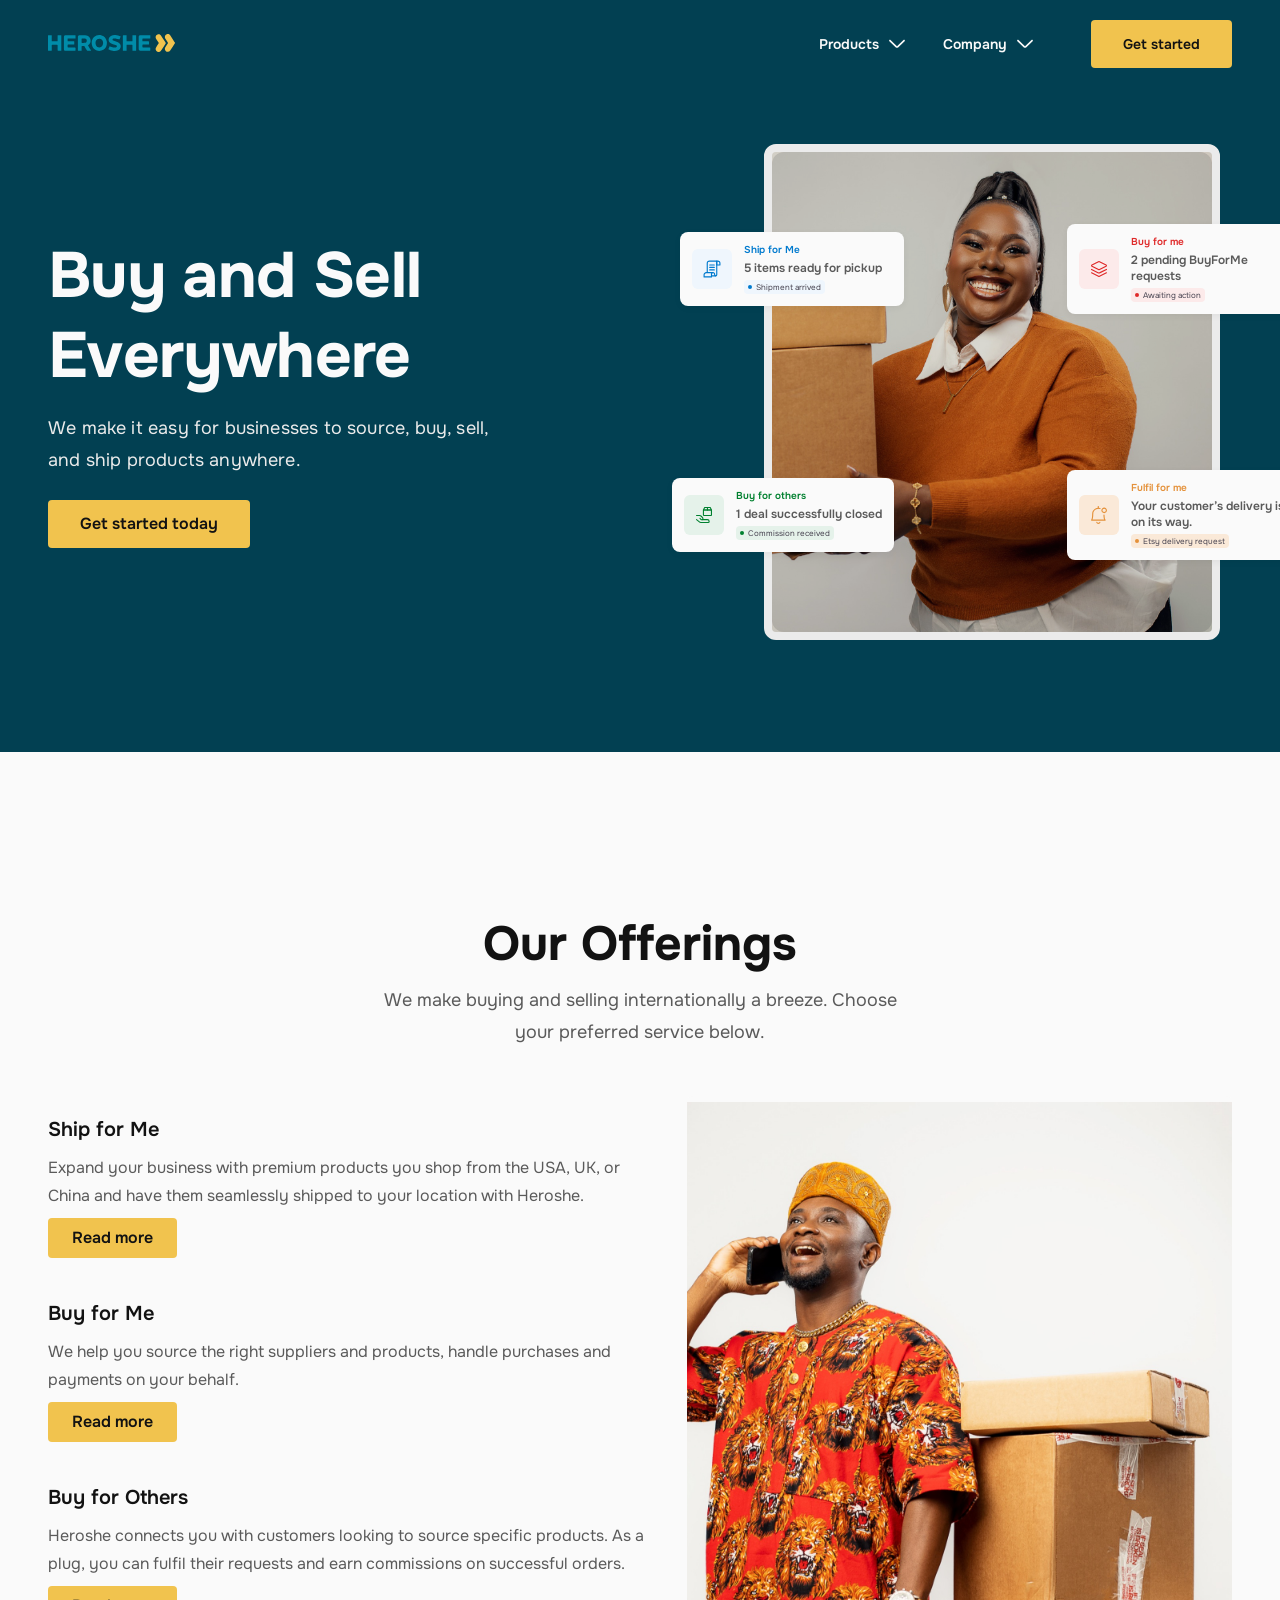
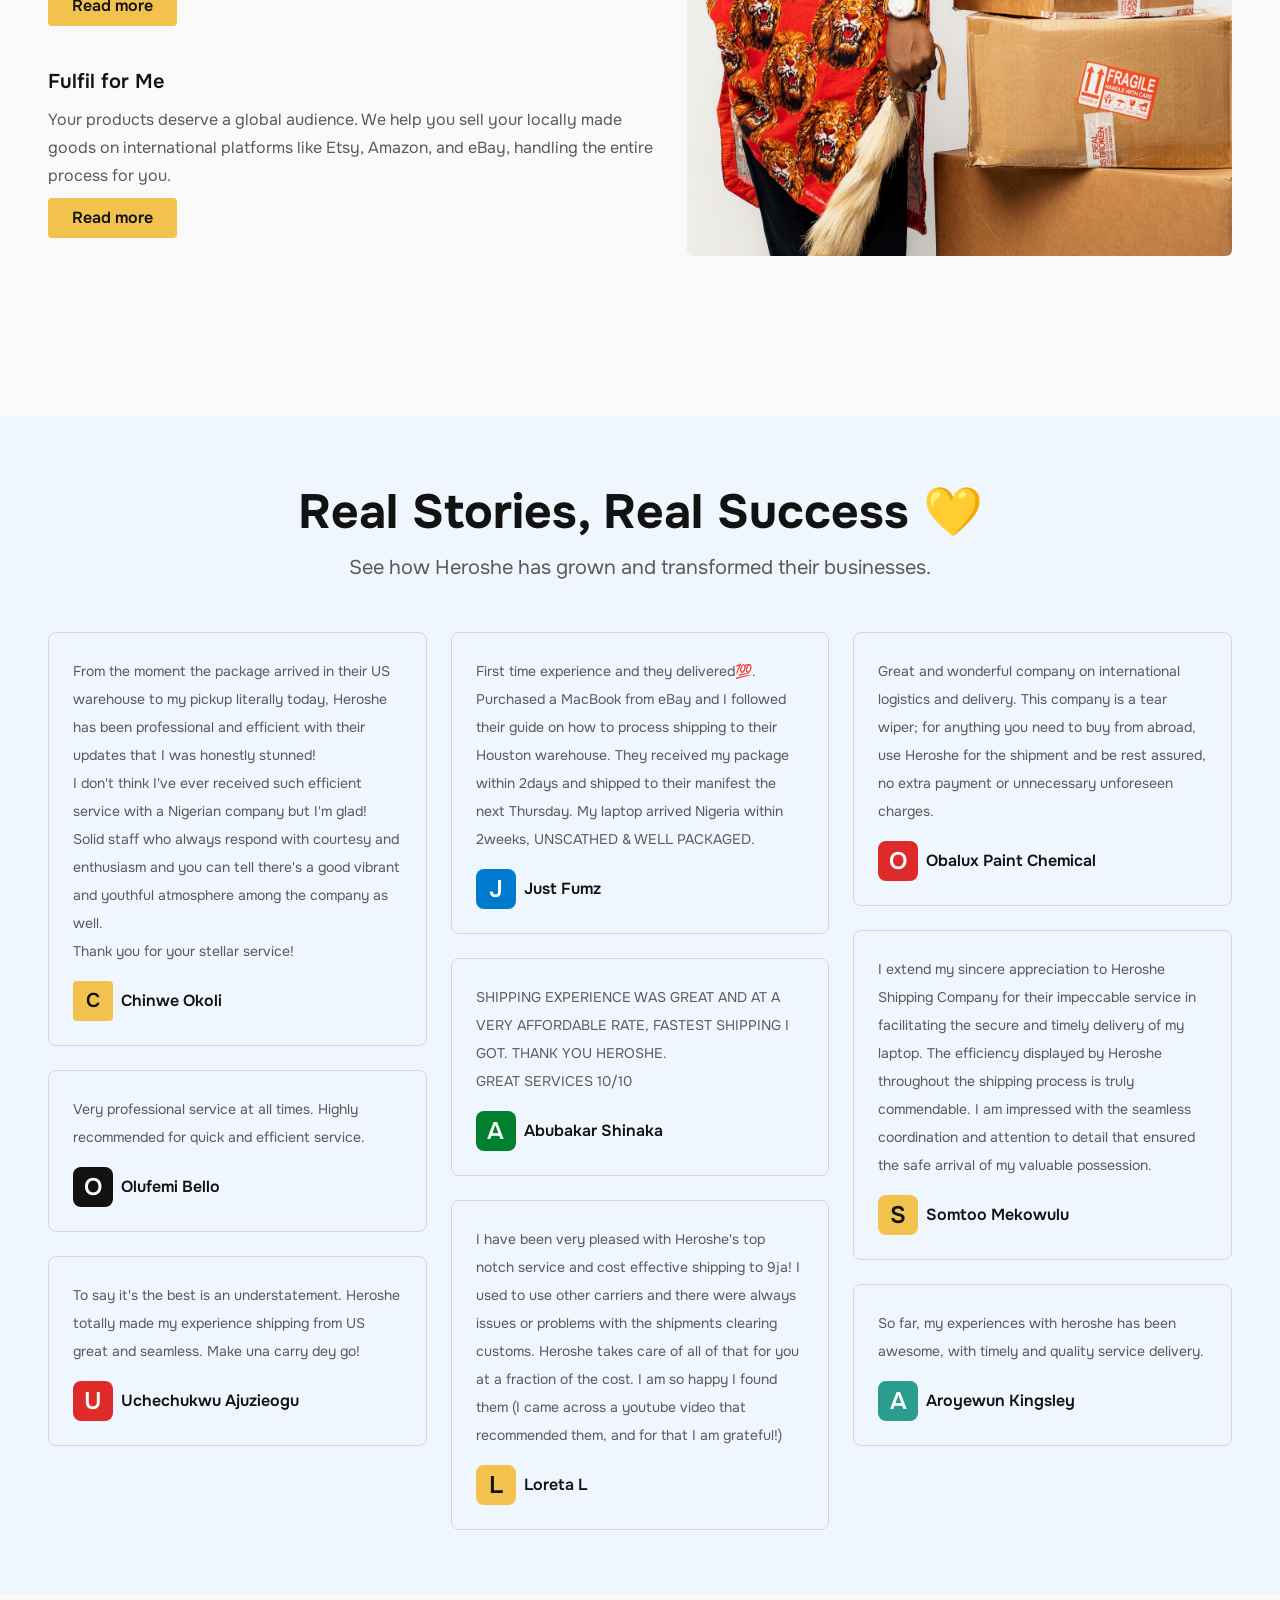
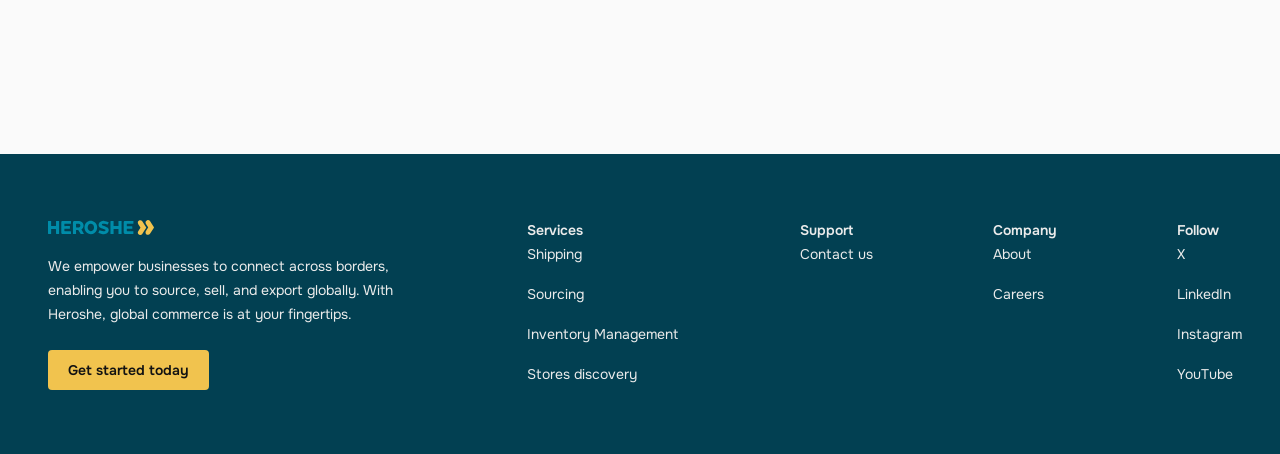
<file: index.html>
<!doctype html>
<html lang="en">
<head>
<meta charset="utf-8" />
<meta name="viewport" content="width=device-width, initial-scale=1" />
<title>Heroshe — Buy and Sell Everywhere</title>
<meta name="description" content="Heroshe makes it easy for businesses to source, buy, sell, and ship products anywhere." />
<link rel="preconnect" href="https://fonts.googleapis.com" />
<link rel="preconnect" href="https://fonts.gstatic.com" crossorigin />
<link href="https://fonts.googleapis.com/css2?family=Onest:wght@400;500;600;700&display=swap" rel="stylesheet" />
<link rel="stylesheet" href="styles.css" />
</head>
<body>

<!-- ───────────────────────── Header ───────────────────────── -->
<header class="header">
  <div class="header__inner">
    <a class="logo logo--header" href="index.html" aria-label="Heroshe home">
      <img src="assets/icons/logo-header.svg" alt="Heroshe" />
    </a>

    <button class="nav-toggle" type="button" aria-label="Open menu" aria-expanded="false" aria-controls="site-nav">
      <img src="assets/icons/hamburger.svg" alt="" aria-hidden="true" />
    </button>

    <nav class="nav" id="site-nav" aria-label="Main">
      <ul class="nav__list">
        <li class="nav__item nav__item--w108 has-menu">
          <button class="nav__trigger" type="button" aria-expanded="false" aria-controls="menu-products">
            Products
            <img class="nav__chevron" src="assets/icons/chevron-down.svg" alt="" aria-hidden="true" />
          </button>
          <div class="navmenu" id="menu-products">
            <a class="navmenu__link" href="ship-for-me.html">Ship for Me</a>
            <a class="navmenu__link" href="buy-for-me.html">Buy for Me</a>
            <a class="navmenu__link" href="buy-for-others.html">Buy for Others</a>
            <a class="navmenu__link" href="fulfil-for-me.html">Fulfil for Me</a>
          </div>
        </li>
        <li class="nav__item has-menu">
          <button class="nav__trigger" type="button" aria-expanded="false" aria-controls="menu-company">
            Company
            <img class="nav__chevron" src="assets/icons/chevron-down.svg" alt="" aria-hidden="true" />
          </button>
          <div class="navmenu" id="menu-company">
            <a class="navmenu__link" href="about.html">About</a>
            <a class="navmenu__link" href="careers.html">Careers</a>
            <a class="navmenu__link" href="contact-us.html">Contact Us</a>
          </div>
        </li>
      </ul>
      <div class="nav__actions">
        <a class="btn btn--sm" href="get-started.html">Get started</a>
      </div>
    </nav>
  </div>
</header>

<!-- ───────────────────────── Hero ───────────────────────── -->
<section class="hero">
  <div class="hero__inner">

    <div class="hero__left">
      <div class="hero__text">
        <h1 class="hero__title">Buy and Sell Everywhere</h1>
        <p class="hero__sub"><span class="d-only">We make it easy for businesses to source, buy, sell, and ship products anywhere.</span><span class="m-only">We make it easier for businesses to source, buy, ship, and fulfill products worldwide.</span></p>
      </div>
      <a class="btn btn--lg" href="get-started.html">Get started today</a>
    </div>

    <div class="hero__right">
      <div class="hero__imagegroup">
        <div class="hero__imageframe">
          <img class="hero__photo" src="assets/img/hero.jpg" alt="A Heroshe customer holding a parcel" />
          <span class="hero__scrim" aria-hidden="true"></span>
        </div>
      </div>

      <!-- Floating status cards -->
      <div class="chip-card chip-card--ship">
        <span class="chip-card__icon chip-card__icon--highlight">
          <img class="ic ic--full" src="assets/icons/receipt.svg" alt="" />
        </span>
        <div class="chip-card__body">
          <p class="chip-card__label" style="color:var(--highlight)">Ship for Me</p>
          <p class="chip-card__title">5 items ready for pickup</p>
          <span class="chip chip--highlight"><i></i>Shipment arrived</span>
        </div>
      </div>

      <div class="chip-card chip-card--buyme">
        <span class="chip-card__icon chip-card__icon--critical">
          <img class="ic ic--layers" src="assets/icons/layers.svg" alt="" />
        </span>
        <div class="chip-card__body">
          <p class="chip-card__label" style="color:var(--critical)">Buy for me</p>
          <p class="chip-card__title">2 pending BuyForMe requests</p>
          <span class="chip chip--critical"><i></i>Awaiting action</span>
        </div>
      </div>

      <div class="chip-card chip-card--buyothers">
        <span class="chip-card__icon chip-card__icon--success">
          <img class="ic ic--delivery" src="assets/icons/delivery-shipping.svg" alt="" />
        </span>
        <div class="chip-card__body">
          <p class="chip-card__label" style="color:var(--success)">Buy for others</p>
          <p class="chip-card__title">1 deal successfully closed</p>
          <span class="chip chip--success"><i></i>Commission received</span>
        </div>
      </div>

      <div class="chip-card chip-card--fulfil">
        <span class="chip-card__icon chip-card__icon--warning">
          <img class="ic ic--full" src="assets/icons/bell.svg" alt="" />
        </span>
        <div class="chip-card__body">
          <p class="chip-card__label" style="color:var(--warning)">Fulfil for me</p>
          <p class="chip-card__title">Your customer&rsquo;s delivery is on its way.</p>
          <span class="chip chip--warning"><i></i>Etsy delivery request</span>
        </div>
      </div>
    </div>

  </div>
</section>

<!-- ───────────────────────── Our Offerings ───────────────────────── -->
<section class="offerings">
  <div class="offerings__inner">

    <div class="section-head section-head--offerings">
      <h2 class="section-head__title">Our Offerings</h2>
      <p class="section-head__sub"><span class="d-only">We make buying and selling internationally a breeze. Choose your preferred service below.</span><span class="m-only">We make trading locally and internationally a walk in the park. Choose your preferred services below.</span></p>
    </div>

    <div class="offerings__row">
      <div class="offerings__list">

        <article class="offering">
          <h3 class="offering__title">Ship for Me</h3>
          <p class="offering__body">Expand your business with premium products you shop from the USA, UK, or China and have them seamlessly shipped to your location with Heroshe.</p>
          <a class="btn btn--md" href="ship-for-me.html">Read more</a>
        </article>

        <article class="offering">
          <h3 class="offering__title">Buy for Me</h3>
          <p class="offering__body">We help you source the right suppliers and products, handle purchases and payments on your behalf.</p>
          <a class="btn btn--md" href="buy-for-me.html">Read more</a>
        </article>

        <article class="offering">
          <h3 class="offering__title">Buy for Others</h3>
          <p class="offering__body">Heroshe connects you with customers looking to source specific products. As a plug, you can fulfil their requests and earn commissions on successful orders.</p>
          <a class="btn btn--md" href="buy-for-others.html">Read more</a>
        </article>

        <article class="offering">
          <h3 class="offering__title">Fulfil for Me</h3>
          <p class="offering__body">Your products deserve a global audience. We help you sell your locally made goods on international platforms like Etsy, Amazon, and eBay, handling the entire process for you.</p>
          <a class="btn btn--md" href="fulfil-for-me.html">Read more</a>
        </article>

      </div>

      <div class="offerings__figure">
        <img src="assets/img/offerings.jpg" alt="A Heroshe seller on the phone beside stacked shipping boxes" />
      </div>
    </div>

  </div>
</section>

<!-- ───────────────────────── Testimonials ───────────────────────── -->
<section class="stories">
  <div class="stories__inner">

    <div class="section-head section-head--stories">
      <h2 class="section-head__title">Real Stories, Real Success 💛</h2>
      <p class="section-head__sub">See how Heroshe has grown and transformed their businesses.</p>
    </div>

    <div class="stories__grid">

      <div class="stories__col">
        <figure class="tcard">
          <blockquote class="tcard__quote">From the moment the package arrived in their US warehouse to my pickup literally today, Heroshe has been professional and efficient with their updates that I was honestly stunned!<br />I don't think I've ever received such efficient service with a Nigerian company but I'm glad! Solid staff who always respond with courtesy and enthusiasm and you can tell there's a good vibrant and youthful atmosphere among the company as well.<br />Thank you for your stellar service!</blockquote>
          <figcaption class="tcard__author">
            <span class="avatar avatar--sq4" style="background:var(--yellow);color:var(--on-surface);font-size:20px">C</span>
            <span class="tcard__name">Chinwe Okoli</span>
          </figcaption>
        </figure>

        <figure class="tcard">
          <blockquote class="tcard__quote">Very professional service at all times. Highly recommended for quick and efficient service.</blockquote>
          <figcaption class="tcard__author">
            <span class="avatar" style="background:#121212;color:var(--surface)">O</span>
            <span class="tcard__name">Olufemi Bello</span>
          </figcaption>
        </figure>

        <figure class="tcard">
          <blockquote class="tcard__quote">To say it's the best is an understatement. Heroshe totally made my experience shipping from US great and seamless. Make una carry dey go!</blockquote>
          <figcaption class="tcard__author">
            <span class="avatar" style="background:var(--critical);color:var(--surface)">U</span>
            <span class="tcard__name">Uchechukwu Ajuzieogu</span>
          </figcaption>
        </figure>
      </div>

      <div class="stories__col">
        <figure class="tcard">
          <blockquote class="tcard__quote">First time experience and they delivered💯. Purchased a MacBook from eBay and I followed their guide on how to process shipping to their Houston warehouse. They received my package within 2days and shipped to their manifest the next Thursday. My laptop arrived Nigeria within 2weeks, UNSCATHED &amp; WELL PACKAGED.</blockquote>
          <figcaption class="tcard__author">
            <span class="avatar" style="background:var(--highlight);color:var(--surface)">J</span>
            <span class="tcard__name">Just Fumz</span>
          </figcaption>
        </figure>

        <figure class="tcard">
          <blockquote class="tcard__quote">SHIPPING EXPERIENCE WAS GREAT AND AT A VERY AFFORDABLE RATE, FASTEST SHIPPING I GOT. THANK YOU HEROSHE.<br />GREAT SERVICES 10/10</blockquote>
          <figcaption class="tcard__author">
            <span class="avatar" style="background:var(--success);color:var(--surface)">A</span>
            <span class="tcard__name">Abubakar Shinaka</span>
          </figcaption>
        </figure>

        <figure class="tcard">
          <blockquote class="tcard__quote">I have been very pleased with Heroshe's top notch service and cost effective shipping to 9ja! I used to use other carriers and there were always issues or problems with the shipments clearing customs. Heroshe takes care of all of that for you at a fraction of the cost. I am so happy I found them (I came across a youtube video that recommended them, and for that I am grateful!)</blockquote>
          <figcaption class="tcard__author">
            <span class="avatar" style="background:var(--yellow);color:var(--on-surface)">L</span>
            <span class="tcard__name">Loreta L</span>
          </figcaption>
        </figure>
      </div>

      <div class="stories__col">
        <figure class="tcard">
          <blockquote class="tcard__quote">Great and wonderful company on international logistics and delivery. This company is a tear wiper; for anything you need to buy from abroad, use Heroshe for the shipment and be rest assured, no extra payment or unnecessary unforeseen charges.</blockquote>
          <figcaption class="tcard__author">
            <span class="avatar" style="background:var(--critical);color:var(--surface)">O</span>
            <span class="tcard__name">Obalux Paint Chemical</span>
          </figcaption>
        </figure>

        <figure class="tcard">
          <blockquote class="tcard__quote">I extend my sincere appreciation to Heroshe Shipping Company for their impeccable service in facilitating the secure and timely delivery of my laptop. The efficiency displayed by Heroshe throughout the shipping process is truly commendable. I am impressed with the seamless coordination and attention to detail that ensured the safe arrival of my valuable possession.</blockquote>
          <figcaption class="tcard__author">
            <span class="avatar" style="background:var(--yellow);color:var(--on-surface)">S</span>
            <span class="tcard__name">Somtoo Mekowulu</span>
          </figcaption>
        </figure>

        <figure class="tcard">
          <blockquote class="tcard__quote">So far, my experiences with heroshe has been awesome, with timely and quality service delivery.</blockquote>
          <figcaption class="tcard__author">
            <span class="avatar" style="background:#2a9d8f;color:var(--surface)">A</span>
            <span class="tcard__name">Aroyewun Kingsley</span>
          </figcaption>
        </figure>
      </div>

    </div>
  </div>
</section>

<!-- ───────────────────────── Footer ───────────────────────── -->
<footer class="footer">
  <div class="footer__inner">

    <div class="footer__brand">
      <div class="footer__brandtop">
        <span class="logo logo--footer"><img src="assets/icons/logo-footer.svg" alt="Heroshe" /></span>
        <p class="footer__blurb">We empower businesses to connect across borders, enabling you to source, sell, and export globally. With Heroshe, global commerce is at your fingertips.</p>
      </div>
      <a class="btn btn--xs" href="get-started.html">Get started today</a>
    </div>

    <details class="footer__col" style="width:153px" open>
      <summary class="footer__heading">
        <span>Services</span>
        <img class="footer__chev" src="assets/icons/chevron-down.svg" alt="" aria-hidden="true" />
      </summary>
      <div class="footer__links">
        <a href="ship-for-me.html">Shipping</a>
        <a href="buy-for-me.html">Sourcing</a>
        <a href="fulfil-for-me.html">Inventory Management</a>
        <a href="buy-for-others.html">Stores discovery</a>
      </div>
    </details>

    <details class="footer__col" style="width:73px" open>
      <summary class="footer__heading">
        <span>Support</span>
        <img class="footer__chev" src="assets/icons/chevron-down.svg" alt="" aria-hidden="true" />
      </summary>
      <div class="footer__links">
        <a href="contact-us.html">Contact us</a>
      </div>
    </details>

    <details class="footer__col" style="width:64px" open>
      <summary class="footer__heading">
        <span>Company</span>
        <img class="footer__chev" src="assets/icons/chevron-down.svg" alt="" aria-hidden="true" />
      </summary>
      <div class="footer__links">
        <a href="about.html">About</a>
        <a href="careers.html">Careers</a>
      </div>
    </details>

    <details class="footer__col" style="width:66px" open>
      <summary class="footer__heading">
        <span>Follow</span>
        <img class="footer__chev" src="assets/icons/chevron-down.svg" alt="" aria-hidden="true" />
      </summary>
      <div class="footer__links">
        <a href="https://x.com/shipheroshe?lang=en" target="_blank" rel="noopener noreferrer">X</a>
        <a href="https://www.linkedin.com/company/heroshe/posts/" target="_blank" rel="noopener noreferrer">LinkedIn</a>
        <a href="https://www.instagram.com/shipheroshe/?hl=en" target="_blank" rel="noopener noreferrer">Instagram</a>
        <a href="http://youtube.com/user/heroshetv" target="_blank" rel="noopener noreferrer">YouTube</a>
      </div>
    </details>

  </div>
</footer>

<script src="site.js"></script>

</body>
</html>
</file>
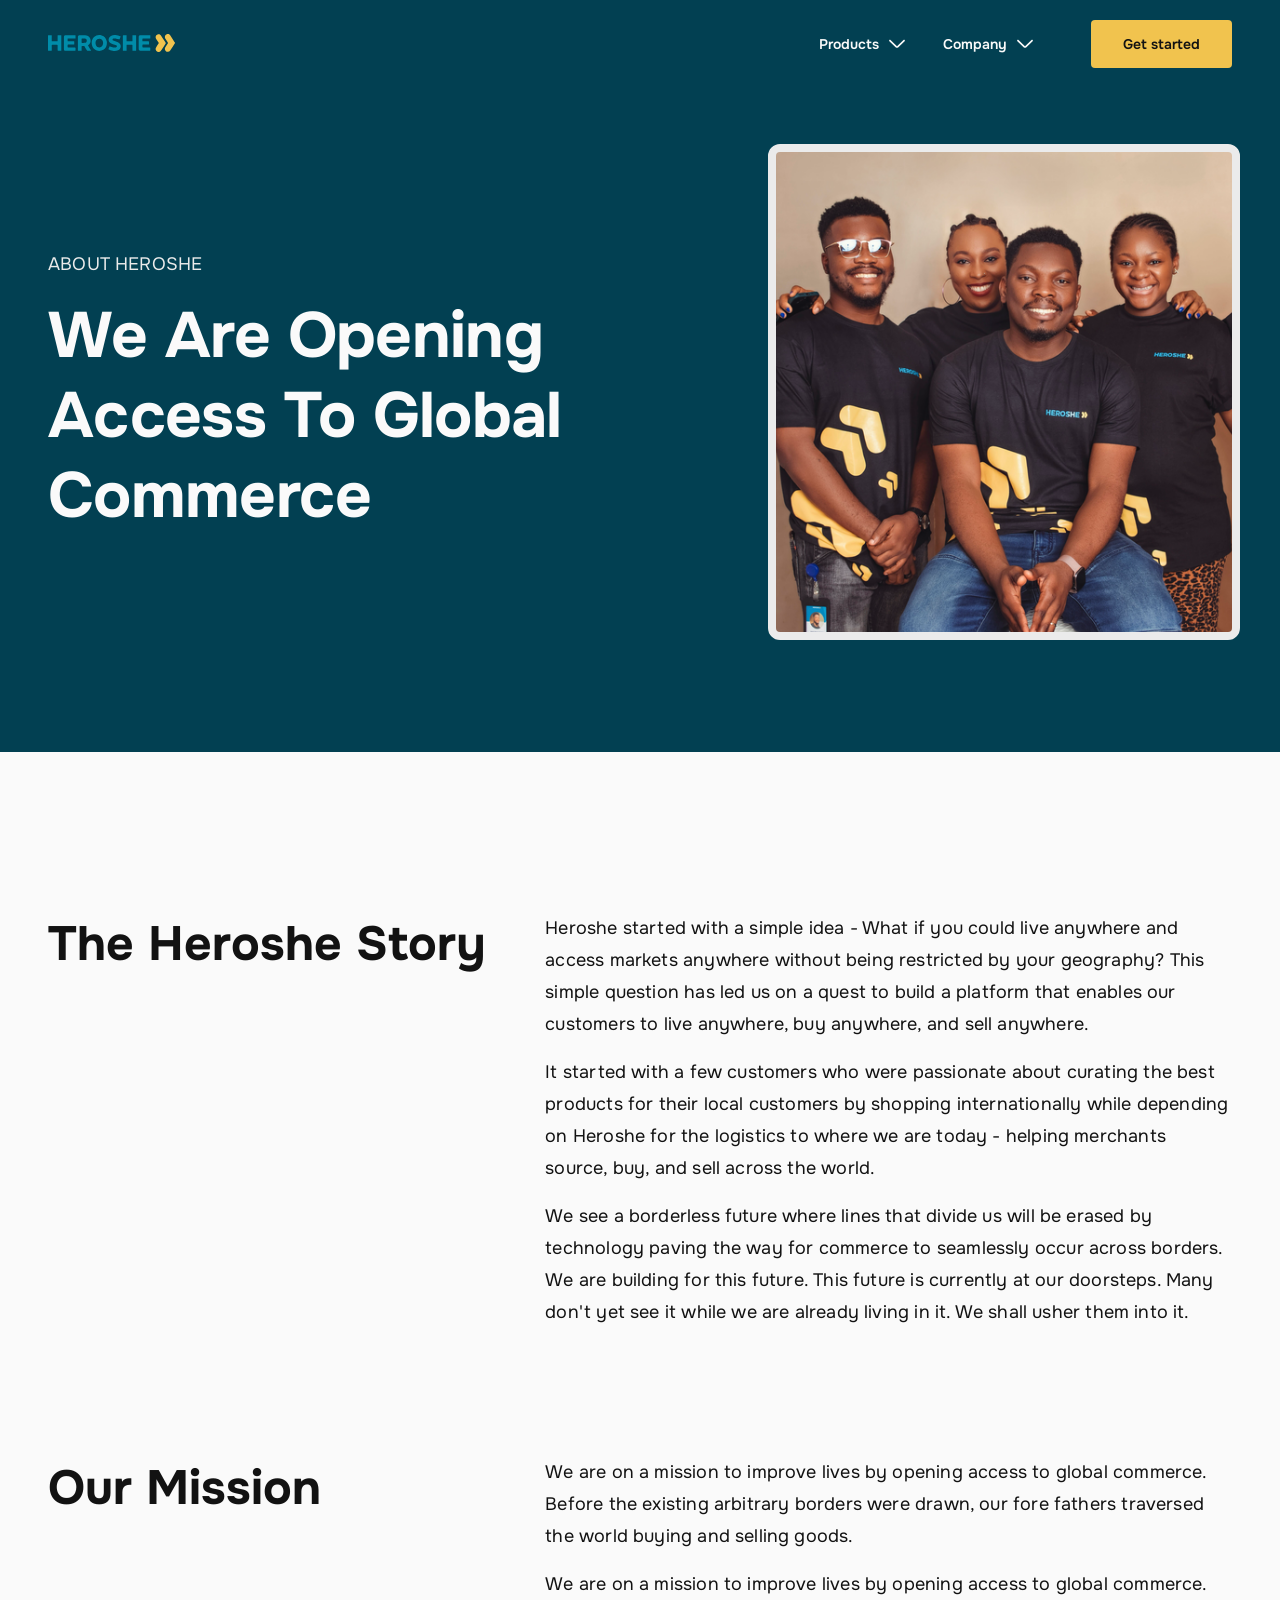
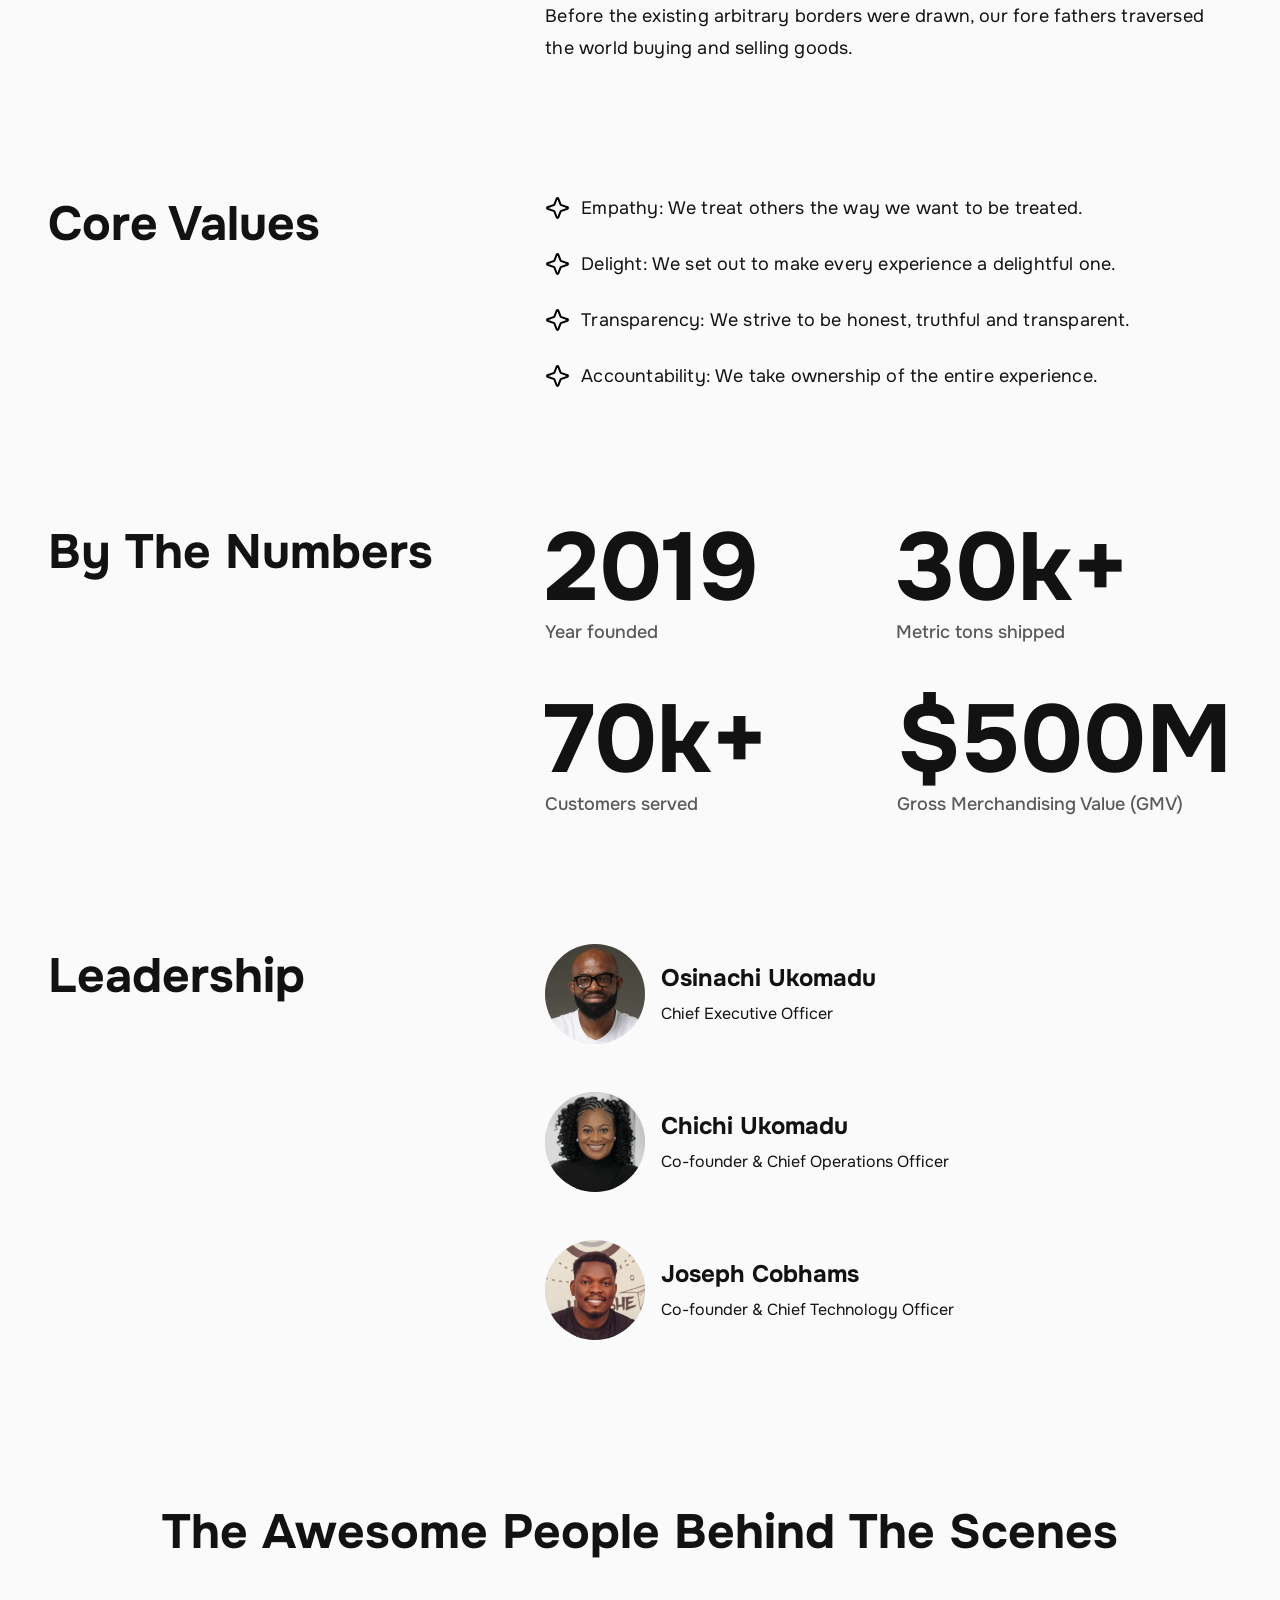
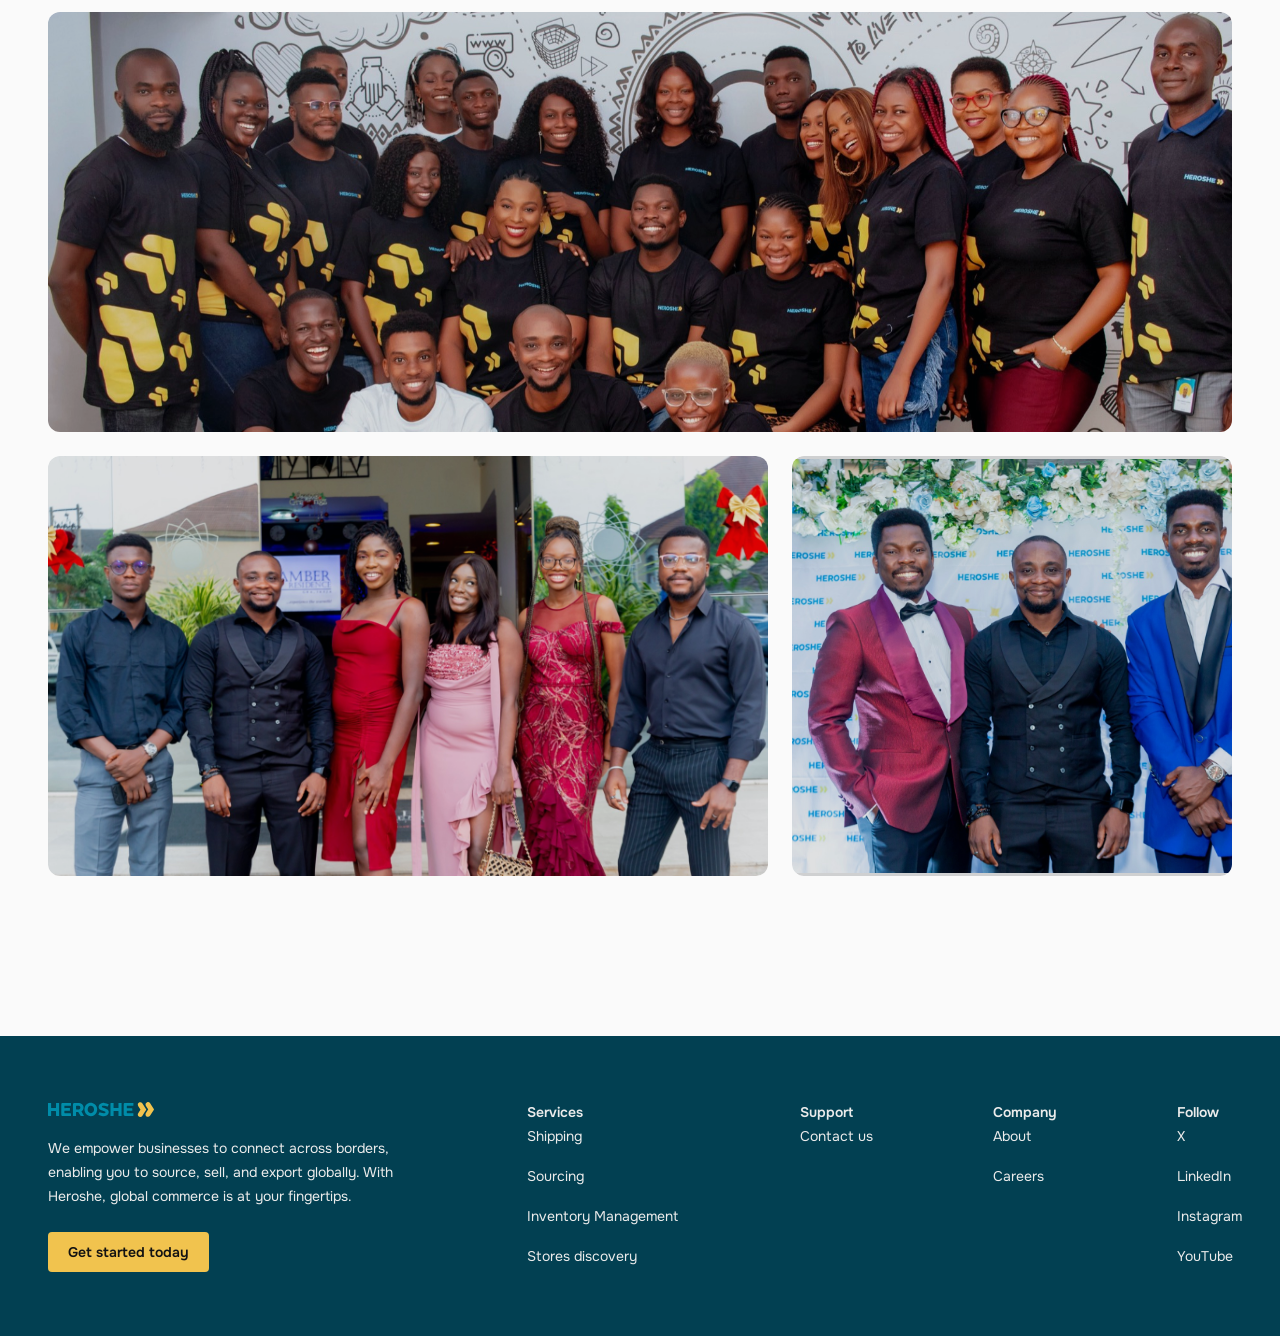
<file: about.html>
<!doctype html>
<html lang="en">
<head>
<meta charset="utf-8" />
<meta name="viewport" content="width=device-width, initial-scale=1" />
<title>About Heroshe — We Are Opening Access To Global Commerce</title>
<meta name="description" content="Heroshe is on a mission to improve lives by opening access to global commerce." />
<link rel="preconnect" href="https://fonts.googleapis.com" />
<link rel="preconnect" href="https://fonts.gstatic.com" crossorigin />
<link href="https://fonts.googleapis.com/css2?family=Onest:wght@400;500;600;700&display=swap" rel="stylesheet" />
<link rel="stylesheet" href="styles.css" />
</head>
<body>

<!-- ───────────────────────── Header ───────────────────────── -->
<header class="header">
  <div class="header__inner">
    <a class="logo logo--header" href="index.html" aria-label="Heroshe home">
      <img src="assets/icons/logo-header.svg" alt="Heroshe" />
    </a>

    <button class="nav-toggle" type="button" aria-label="Open menu" aria-expanded="false" aria-controls="site-nav">
      <img src="assets/icons/hamburger.svg" alt="" aria-hidden="true" />
    </button>

    <nav class="nav" id="site-nav" aria-label="Main">
      <ul class="nav__list">
        <li class="nav__item nav__item--w108 has-menu">
          <button class="nav__trigger" type="button" aria-expanded="false" aria-controls="menu-products">
            Products
            <img class="nav__chevron" src="assets/icons/chevron-down.svg" alt="" aria-hidden="true" />
          </button>
          <div class="navmenu" id="menu-products">
            <a class="navmenu__link" href="ship-for-me.html">Ship for Me</a>
            <a class="navmenu__link" href="buy-for-me.html">Buy for Me</a>
            <a class="navmenu__link" href="buy-for-others.html">Buy for Others</a>
            <a class="navmenu__link" href="fulfil-for-me.html">Fulfil for Me</a>
          </div>
        </li>
        <li class="nav__item has-menu">
          <button class="nav__trigger" type="button" aria-expanded="false" aria-controls="menu-company">
            Company
            <img class="nav__chevron" src="assets/icons/chevron-down.svg" alt="" aria-hidden="true" />
          </button>
          <div class="navmenu" id="menu-company">
            <a class="navmenu__link" href="about.html" aria-current="page">About</a>
            <a class="navmenu__link" href="careers.html">Careers</a>
            <a class="navmenu__link" href="contact-us.html">Contact Us</a>
          </div>
        </li>
      </ul>
      <div class="nav__actions">
        <a class="btn btn--sm" href="get-started.html">Get started</a>
      </div>
    </nav>
  </div>
</header>

<!-- ───────────────────────── Hero ───────────────────────── -->
<section class="ahero">
  <div class="ahero__inner">

    <div class="ahero__left">
      <p class="ahero__eyebrow">ABOUT HEROSHE</p>
      <h1 class="ahero__title">We Are Opening Access To Global Commerce</h1>
    </div>

    <div class="ahero__right">
      <div class="ahero__frame">
        <img class="ahero__photo" src="assets/img/about/hero-team.png" alt="The Heroshe team" />
      </div>
    </div>

  </div>
</section>

<!-- ───────────────────────── Story / Mission / Values / Numbers / Leadership ───────────────────────── -->
<main class="about">
  <div class="about__inner">

    <section class="arow">
      <h2 class="arow__label">The Heroshe Story</h2>
      <div class="arow__body prose">
        <p>Heroshe started with a simple idea - What if you could live anywhere and access markets anywhere without being restricted by your geography? This simple question has led us on a quest to build a platform that enables our customers to live anywhere, buy anywhere, and sell anywhere.</p>
        <p>It started with a few customers who were passionate about curating the best products for their local customers by shopping internationally while depending on Heroshe for the logistics to where we are today - helping merchants source, buy, and sell across the world.</p>
        <p>We see a borderless future where lines that divide us will be erased by technology paving the way for commerce to seamlessly occur across borders. We are building for this future. This future is currently at our doorsteps. Many don't yet see it while we are already living in it. We shall usher them into it.</p>
      </div>
    </section>

    <section class="arow">
      <h2 class="arow__label">Our Mission</h2>
      <div class="arow__body prose">
        <div class="prose__block">
          <p>We are on a mission to improve lives by opening access to global commerce.</p>
          <p>Before the existing arbitrary borders were drawn, our fore fathers traversed the world buying and selling goods.</p>
        </div>
        <div class="prose__block">
          <p>We are on a mission to improve lives by opening access to global commerce.</p>
          <p>Before the existing arbitrary borders were drawn, our fore fathers traversed the world buying and selling goods.</p>
        </div>
      </div>
    </section>

    <section class="arow">
      <h2 class="arow__label">Core Values</h2>
      <ul class="arow__body values">
        <li class="value">
          <span class="value__icon"><img src="assets/icons/star.svg" alt="" /></span>
          <span class="value__text">Empathy: We treat others the way we want to be treated.</span>
        </li>
        <li class="value">
          <span class="value__icon"><img src="assets/icons/star.svg" alt="" /></span>
          <span class="value__text">Delight: We set out to make every experience a delightful one.</span>
        </li>
        <li class="value">
          <span class="value__icon"><img src="assets/icons/star.svg" alt="" /></span>
          <span class="value__text">Transparency: We strive to be honest, truthful and transparent.</span>
        </li>
        <li class="value">
          <span class="value__icon"><img src="assets/icons/star.svg" alt="" /></span>
          <span class="value__text">Accountability: We take ownership of the entire experience.</span>
        </li>
      </ul>
    </section>

    <section class="arow">
      <h2 class="arow__label">By The Numbers</h2>
      <div class="arow__body stats">
        <div class="stat stat--fixed">
          <p class="stat__value">2019</p>
          <p class="stat__label stat__label--wrap">Year founded</p>
        </div>
        <div class="stat stat--fixed">
          <p class="stat__value">30k+</p>
          <p class="stat__label">Metric tons shipped</p>
        </div>
        <div class="stat stat--fixed">
          <p class="stat__value">70k+</p>
          <p class="stat__label">Customers served</p>
        </div>
        <div class="stat">
          <p class="stat__value">$500M</p>
          <p class="stat__label">Gross Merchandising Value (GMV)</p>
        </div>
      </div>
    </section>

    <section class="arow">
      <h2 class="arow__label">Leadership</h2>
      <div class="arow__body leaders">
        <div class="leader">
          <span class="leader__avatar">
            <img class="leader__photo leader__photo--osinachi" src="assets/img/about/leader-osinachi.png" alt="Osinachi Ukomadu" />
          </span>
          <div class="leader__meta" style="width:215px">
            <p class="leader__name">Osinachi Ukomadu</p>
            <p class="leader__role">Chief Executive Officer</p>
          </div>
        </div>
        <div class="leader">
          <span class="leader__avatar">
            <img class="leader__photo leader__photo--chichi" src="assets/img/about/leader-chichi.png" alt="Chichi Ukomadu" />
          </span>
          <div class="leader__meta">
            <p class="leader__name">Chichi Ukomadu</p>
            <p class="leader__role">Co-founder &amp; Chief Operations Officer</p>
          </div>
        </div>
        <div class="leader">
          <span class="leader__avatar">
            <img class="leader__photo leader__photo--joseph" src="assets/img/about/leader-joseph.png" alt="Joseph Cobhams" />
          </span>
          <div class="leader__meta">
            <p class="leader__name">Joseph Cobhams</p>
            <p class="leader__role">Co-founder &amp; Chief Technology Officer</p>
          </div>
        </div>
      </div>
    </section>

  </div>
</main>

<!-- ───────────────────────── Team gallery ───────────────────────── -->
<section class="gallery">
  <div class="gallery__inner">
    <h2 class="gallery__title">The Awesome People Behind The Scenes</h2>

    <div class="gallery__grid">
      <figure class="shot shot--wide">
        <img class="shot__img shot__img--wide" src="assets/img/about/team-wide.jpg" alt="The Heroshe team together" />
        <span class="shot__scrim" aria-hidden="true"></span>
      </figure>

      <div class="gallery__row">
        <figure class="shot shot--left">
          <img class="shot__img shot__img--left" src="assets/img/about/team-left.jpg" alt="Heroshe team members at an event" />
          <span class="shot__scrim" aria-hidden="true"></span>
        </figure>
        <figure class="shot shot--right">
          <img class="shot__img shot__img--right" src="assets/img/about/team-right.jpg" alt="Heroshe team members together" />
          <span class="shot__scrim" aria-hidden="true"></span>
        </figure>
      </div>
    </div>
  </div>
</section>

<!-- ───────────────────────── Footer ───────────────────────── -->
<footer class="footer">
  <div class="footer__inner">

    <div class="footer__brand">
      <div class="footer__brandtop">
        <span class="logo logo--footer"><img src="assets/icons/logo-footer.svg" alt="Heroshe" /></span>
        <p class="footer__blurb">We empower businesses to connect across borders, enabling you to source, sell, and export globally. With Heroshe, global commerce is at your fingertips.</p>
      </div>
      <a class="btn btn--xs" href="get-started.html">Get started today</a>
    </div>

    <details class="footer__col" style="width:153px" open>
      <summary class="footer__heading">
        <span>Services</span>
        <img class="footer__chev" src="assets/icons/chevron-down.svg" alt="" aria-hidden="true" />
      </summary>
      <div class="footer__links">
        <a href="ship-for-me.html">Shipping</a>
        <a href="buy-for-me.html">Sourcing</a>
        <a href="fulfil-for-me.html">Inventory Management</a>
        <a href="buy-for-others.html">Stores discovery</a>
      </div>
    </details>

    <details class="footer__col" style="width:73px" open>
      <summary class="footer__heading">
        <span>Support</span>
        <img class="footer__chev" src="assets/icons/chevron-down.svg" alt="" aria-hidden="true" />
      </summary>
      <div class="footer__links">
        <a href="contact-us.html">Contact us</a>
      </div>
    </details>

    <details class="footer__col" style="width:64px" open>
      <summary class="footer__heading">
        <span>Company</span>
        <img class="footer__chev" src="assets/icons/chevron-down.svg" alt="" aria-hidden="true" />
      </summary>
      <div class="footer__links">
        <a href="about.html">About</a>
        <a href="careers.html">Careers</a>
      </div>
    </details>

    <details class="footer__col" style="width:66px" open>
      <summary class="footer__heading">
        <span>Follow</span>
        <img class="footer__chev" src="assets/icons/chevron-down.svg" alt="" aria-hidden="true" />
      </summary>
      <div class="footer__links">
        <a href="https://x.com/shipheroshe?lang=en" target="_blank" rel="noopener noreferrer">X</a>
        <a href="https://www.linkedin.com/company/heroshe/posts/" target="_blank" rel="noopener noreferrer">LinkedIn</a>
        <a href="https://www.instagram.com/shipheroshe/?hl=en" target="_blank" rel="noopener noreferrer">Instagram</a>
        <a href="http://youtube.com/user/heroshetv" target="_blank" rel="noopener noreferrer">YouTube</a>
      </div>
    </details>

  </div>
</footer>

<script src="site.js"></script>

</body>
</html>
</file>
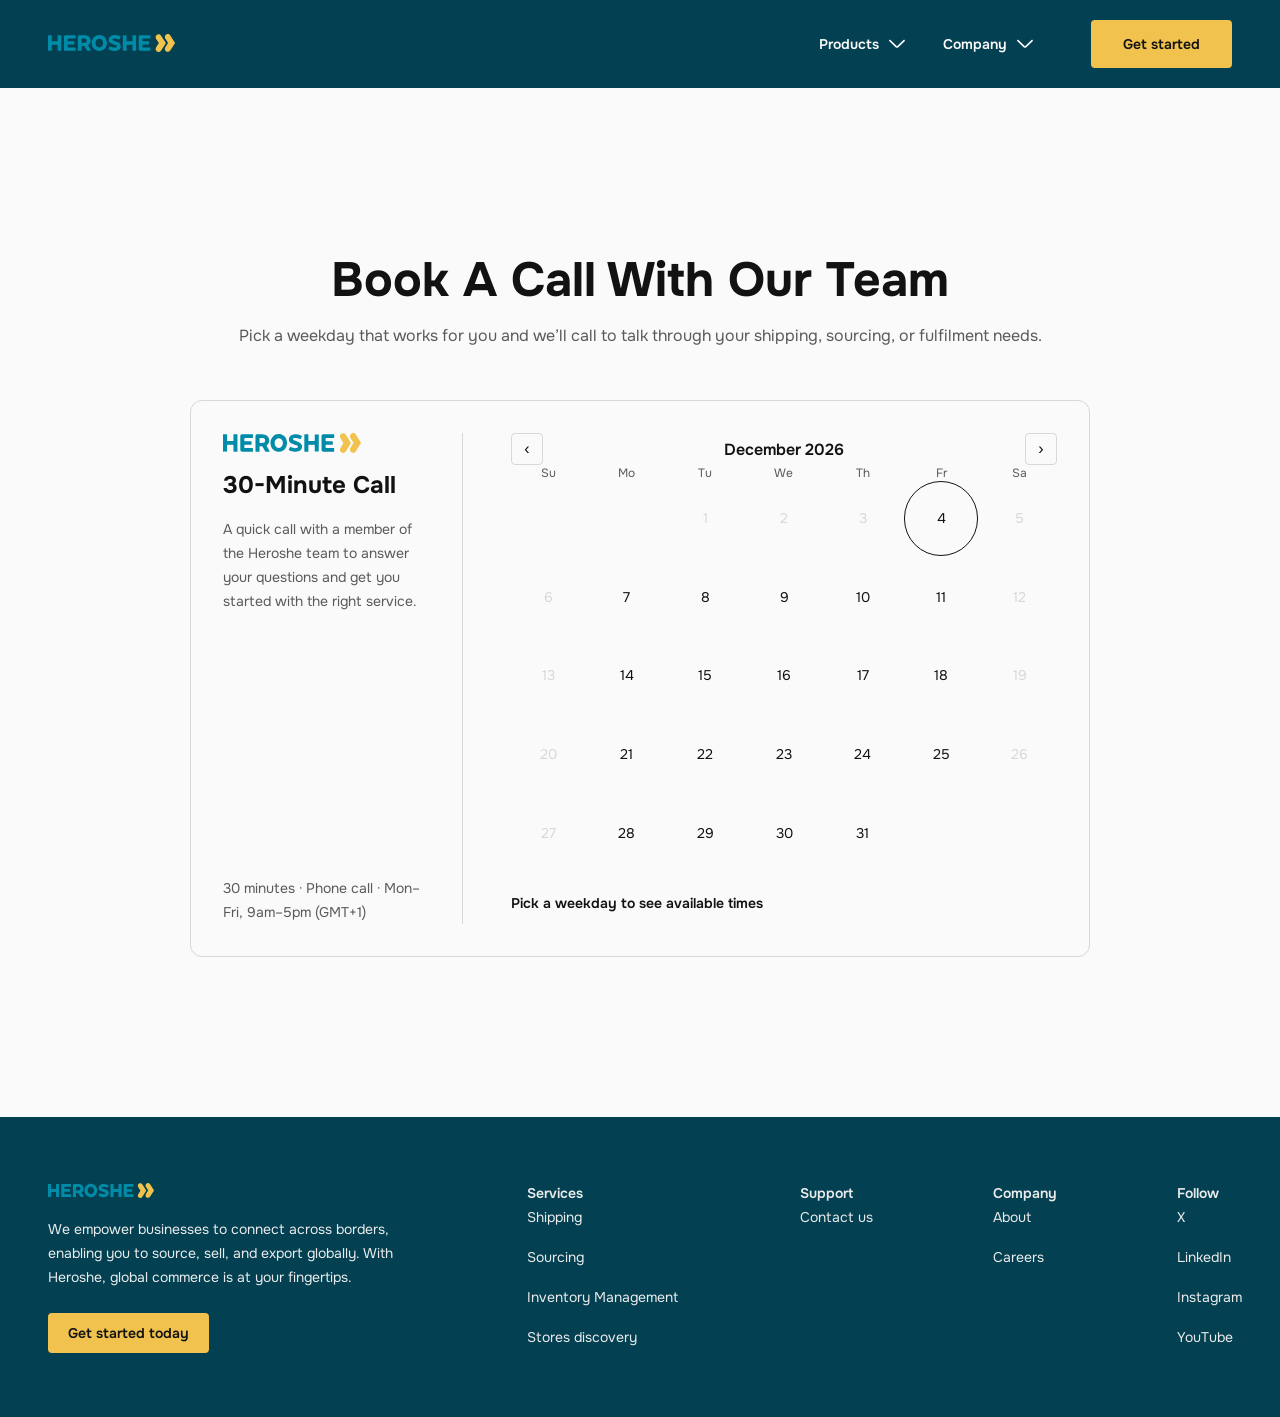
<file: book-a-call.html>
<!doctype html>
<html lang="en">
<head>
<meta charset="utf-8" />
<meta name="viewport" content="width=device-width, initial-scale=1" />
<title>Book A Call — Heroshe</title>
<meta name="description" content="Pick a day and time and a member of the Heroshe team will call you." />
<link rel="preconnect" href="https://fonts.googleapis.com" />
<link rel="preconnect" href="https://fonts.gstatic.com" crossorigin />
<link href="https://fonts.googleapis.com/css2?family=Onest:wght@400;500;600;700&display=swap" rel="stylesheet" />
<link rel="stylesheet" href="styles.css" />
</head>
<body>

<!-- ───────────────────────── Header ───────────────────────── -->
<header class="header">
  <div class="header__inner">
    <a class="logo logo--header" href="index.html" aria-label="Heroshe home">
      <img src="assets/icons/logo-header.svg" alt="Heroshe" />
    </a>

    <button class="nav-toggle" type="button" aria-label="Open menu" aria-expanded="false" aria-controls="site-nav">
      <img src="assets/icons/hamburger.svg" alt="" aria-hidden="true" />
    </button>

    <nav class="nav" id="site-nav" aria-label="Main">
      <ul class="nav__list">
        <li class="nav__item nav__item--w108 has-menu">
          <button class="nav__trigger" type="button" aria-expanded="false" aria-controls="menu-products">
            Products
            <img class="nav__chevron" src="assets/icons/chevron-down.svg" alt="" aria-hidden="true" />
          </button>
          <div class="navmenu" id="menu-products">
            <a class="navmenu__link" href="ship-for-me.html">Ship for Me</a>
            <a class="navmenu__link" href="buy-for-me.html">Buy for Me</a>
            <a class="navmenu__link" href="buy-for-others.html">Buy for Others</a>
            <a class="navmenu__link" href="fulfil-for-me.html">Fulfil for Me</a>
          </div>
        </li>
        <li class="nav__item has-menu">
          <button class="nav__trigger" type="button" aria-expanded="false" aria-controls="menu-company">
            Company
            <img class="nav__chevron" src="assets/icons/chevron-down.svg" alt="" aria-hidden="true" />
          </button>
          <div class="navmenu" id="menu-company">
            <a class="navmenu__link" href="about.html">About</a>
            <a class="navmenu__link" href="careers.html">Careers</a>
            <a class="navmenu__link" href="contact-us.html">Contact Us</a>
          </div>
        </li>
      </ul>
      <div class="nav__actions">
        <a class="btn btn--sm" href="get-started.html">Get started</a>
      </div>
    </nav>
  </div>
</header>

<!-- ───────────────────────── Book a call ───────────────────────── -->
<main class="book">
  <div class="book__inner">

    <div class="section-head">
      <h1 class="section-head__title">Book A Call With Our Team</h1>
      <p class="section-head__sub">Pick a weekday that works for you and we&rsquo;ll call to talk through your shipping, sourcing, or fulfilment needs.</p>
    </div>

    <div class="bookbox" id="book-picker">
      <div class="bookbox__info">
        <span class="bookbox__logo"><img src="assets/icons/logo-footer.svg" alt="Heroshe" /></span>
        <h2 class="bookbox__title">30-Minute Call</h2>
        <p class="bookbox__desc">A quick call with a member of the Heroshe team to answer your questions and get you started with the right service.</p>
        <p class="bookbox__meta">30 minutes &middot; Phone call &middot; Mon&ndash;Fri, 9am&ndash;5pm (GMT+1)</p>
      </div>

      <div class="bookbox__cal">
        <div class="calendar">
          <div class="calendar__head">
            <button class="calendar__nav" type="button" id="cal-prev" aria-label="Previous month">&lsaquo;</button>
            <p class="calendar__month" id="cal-month"></p>
            <button class="calendar__nav" type="button" id="cal-next" aria-label="Next month">&rsaquo;</button>
          </div>
          <div class="calendar__weekdays">
            <span>Su</span><span>Mo</span><span>Tu</span><span>We</span><span>Th</span><span>Fr</span><span>Sa</span>
          </div>
          <div class="calendar__grid" id="cal-grid"></div>
        </div>

        <div class="timeslots">
          <p class="timeslots__label" id="slots-label">Available times</p>
          <div class="timeslots__grid" id="slots-grid"></div>
        </div>
      </div>
    </div>

    <form class="bookform" id="book-form" hidden>
      <div class="bookform__row">
        <div class="field">
          <label class="field__label" for="bk-name">Full name</label>
          <input class="control control--field" id="bk-name" name="name" type="text" placeholder="Enter your full name" autocomplete="name" required />
        </div>
        <div class="field">
          <label class="field__label" for="bk-email">Email address</label>
          <input class="control control--field" id="bk-email" name="email" type="email" placeholder="you@email.com" autocomplete="email" required />
        </div>
      </div>
      <div class="field">
        <label class="field__label" for="bk-phone">Phone number</label>
        <input class="control control--field" id="bk-phone" name="phone" type="tel" placeholder="Enter your phone number" autocomplete="tel" required />
      </div>
      <button class="btn btn--lg bookform__submit" type="submit">Confirm Call &mdash; <span id="bk-summary"></span></button>
    </form>

    <div class="bookconfirm" id="book-confirm" hidden>
      <img class="bookconfirm__icon" src="assets/icons/check-circle.svg" alt="" aria-hidden="true" />
      <p class="bookconfirm__title">Call requested!</p>
      <p class="bookconfirm__sub" id="bk-confirm-sub"></p>
    </div>

  </div>
</main>

<!-- ───────────────────────── Footer ───────────────────────── -->
<footer class="footer">
  <div class="footer__inner">

    <div class="footer__brand">
      <div class="footer__brandtop">
        <span class="logo logo--footer"><img src="assets/icons/logo-footer.svg" alt="Heroshe" /></span>
        <p class="footer__blurb">We empower businesses to connect across borders, enabling you to source, sell, and export globally. With Heroshe, global commerce is at your fingertips.</p>
      </div>
      <a class="btn btn--xs" href="get-started.html">Get started today</a>
    </div>

    <details class="footer__col" style="width:153px" open>
      <summary class="footer__heading">
        <span>Services</span>
        <img class="footer__chev" src="assets/icons/chevron-down.svg" alt="" aria-hidden="true" />
      </summary>
      <div class="footer__links">
        <a href="ship-for-me.html">Shipping</a>
        <a href="buy-for-me.html">Sourcing</a>
        <a href="fulfil-for-me.html">Inventory Management</a>
        <a href="buy-for-others.html">Stores discovery</a>
      </div>
    </details>

    <details class="footer__col" style="width:73px" open>
      <summary class="footer__heading">
        <span>Support</span>
        <img class="footer__chev" src="assets/icons/chevron-down.svg" alt="" aria-hidden="true" />
      </summary>
      <div class="footer__links">
        <a href="contact-us.html">Contact us</a>
      </div>
    </details>

    <details class="footer__col" style="width:64px" open>
      <summary class="footer__heading">
        <span>Company</span>
        <img class="footer__chev" src="assets/icons/chevron-down.svg" alt="" aria-hidden="true" />
      </summary>
      <div class="footer__links">
        <a href="about.html">About</a>
        <a href="careers.html">Careers</a>
      </div>
    </details>

    <details class="footer__col" style="width:66px" open>
      <summary class="footer__heading">
        <span>Follow</span>
        <img class="footer__chev" src="assets/icons/chevron-down.svg" alt="" aria-hidden="true" />
      </summary>
      <div class="footer__links">
        <a href="https://x.com/shipheroshe?lang=en" target="_blank" rel="noopener noreferrer">X</a>
        <a href="https://www.linkedin.com/company/heroshe/posts/" target="_blank" rel="noopener noreferrer">LinkedIn</a>
        <a href="https://www.instagram.com/shipheroshe/?hl=en" target="_blank" rel="noopener noreferrer">Instagram</a>
        <a href="http://youtube.com/user/heroshetv" target="_blank" rel="noopener noreferrer">YouTube</a>
      </div>
    </details>

  </div>
</footer>

<script src="site.js"></script>

</body>
</html>
</file>
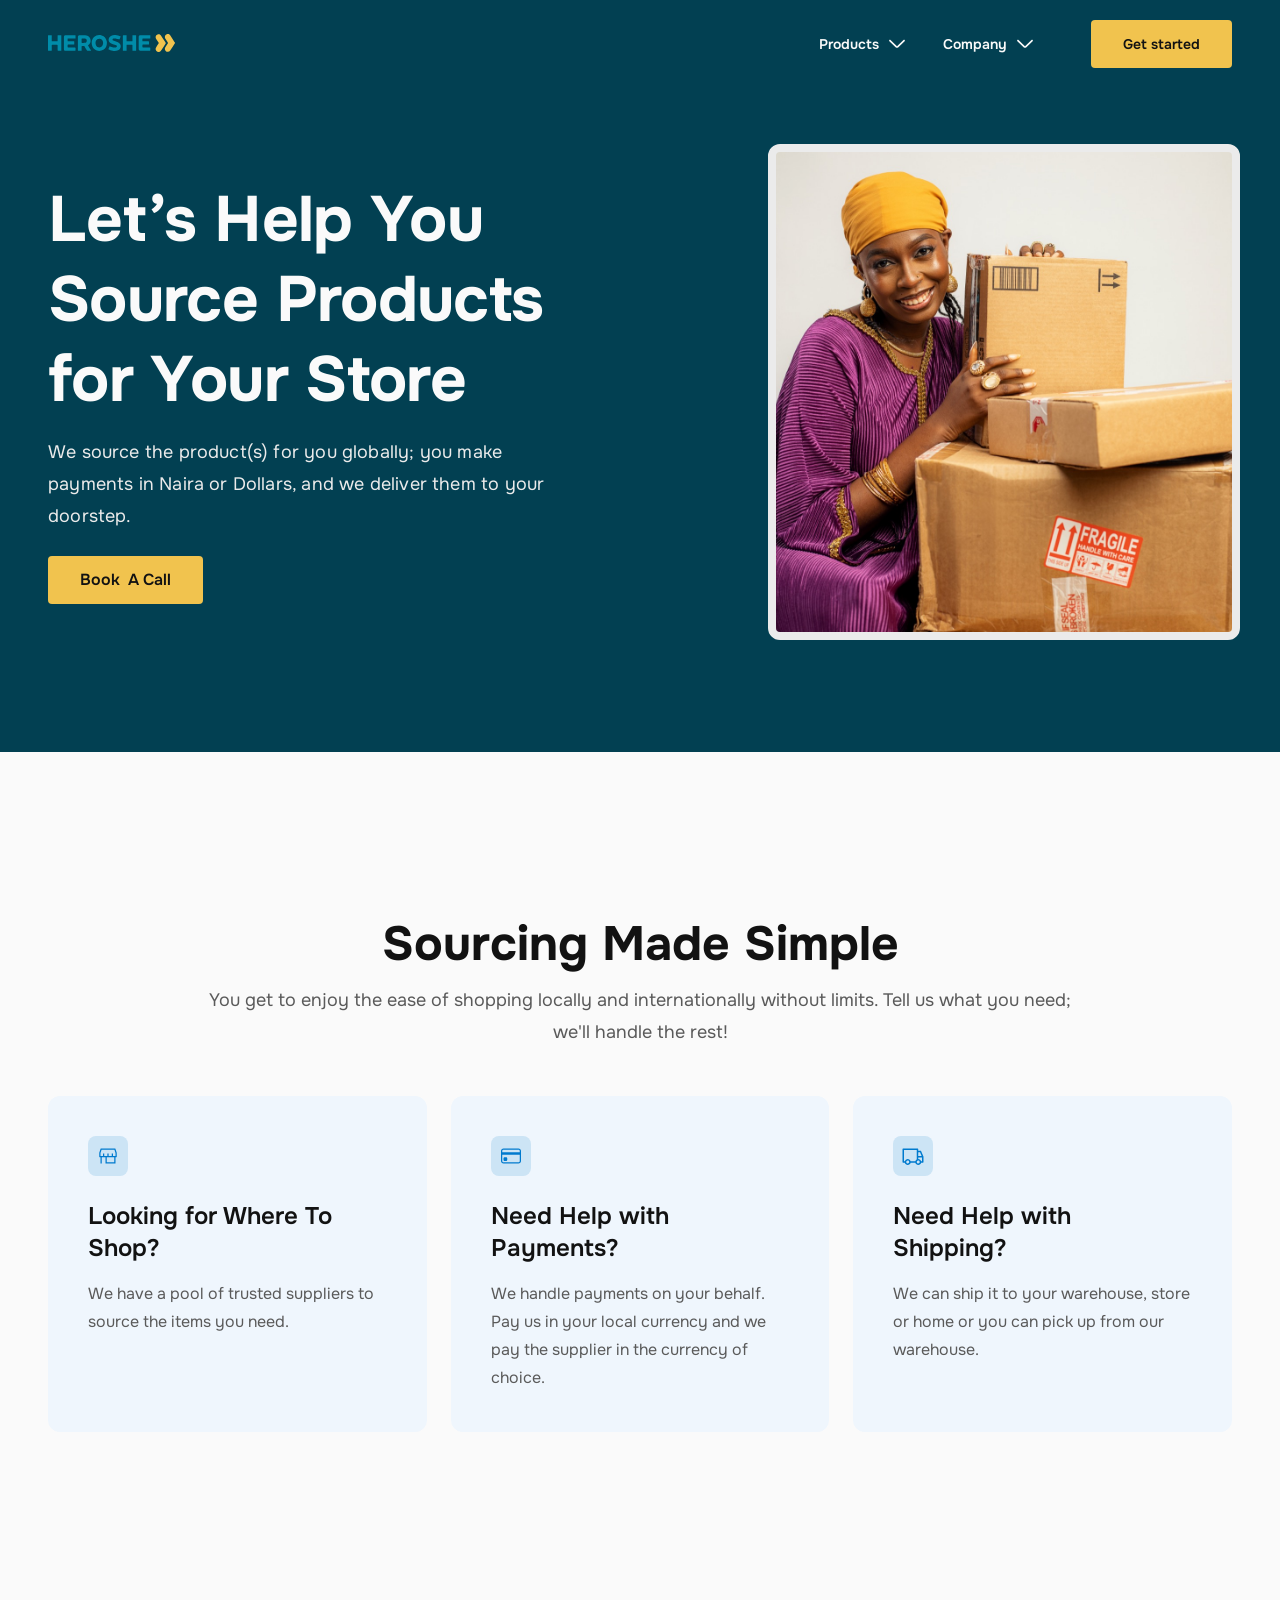
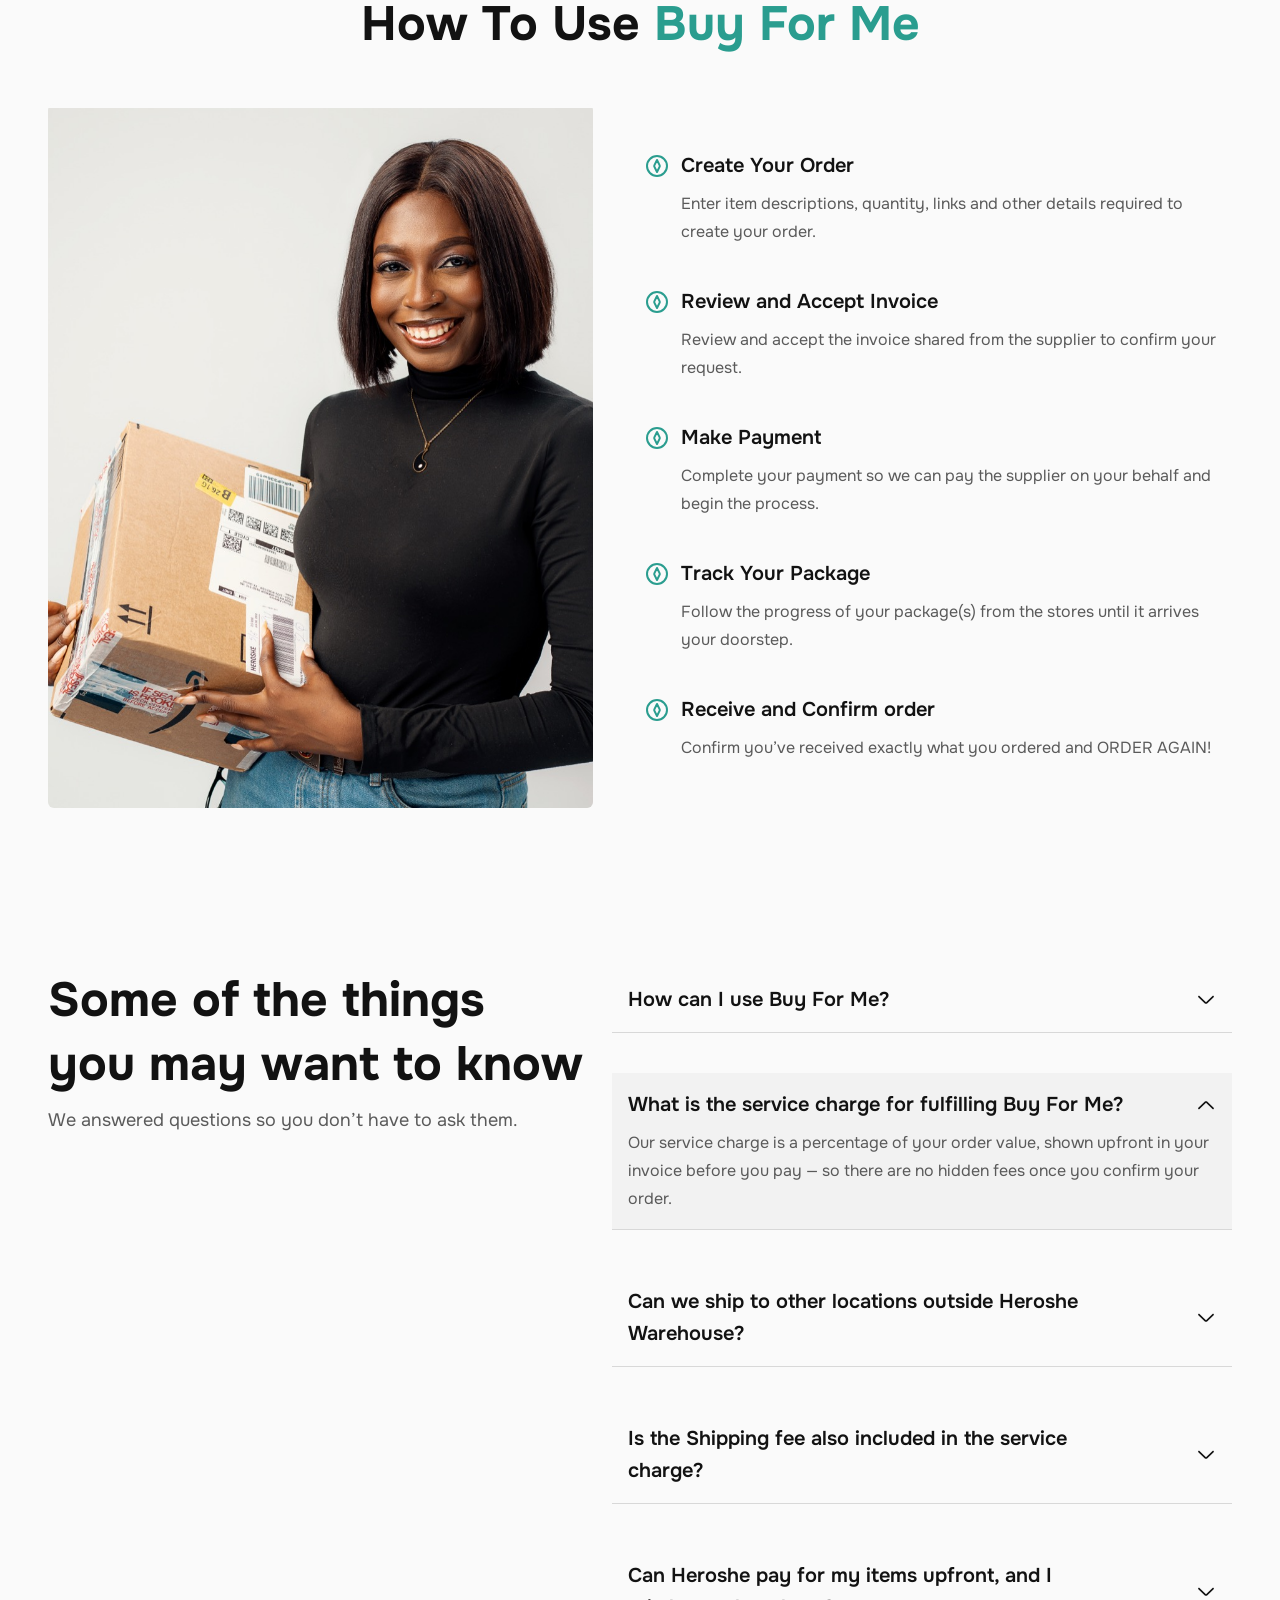
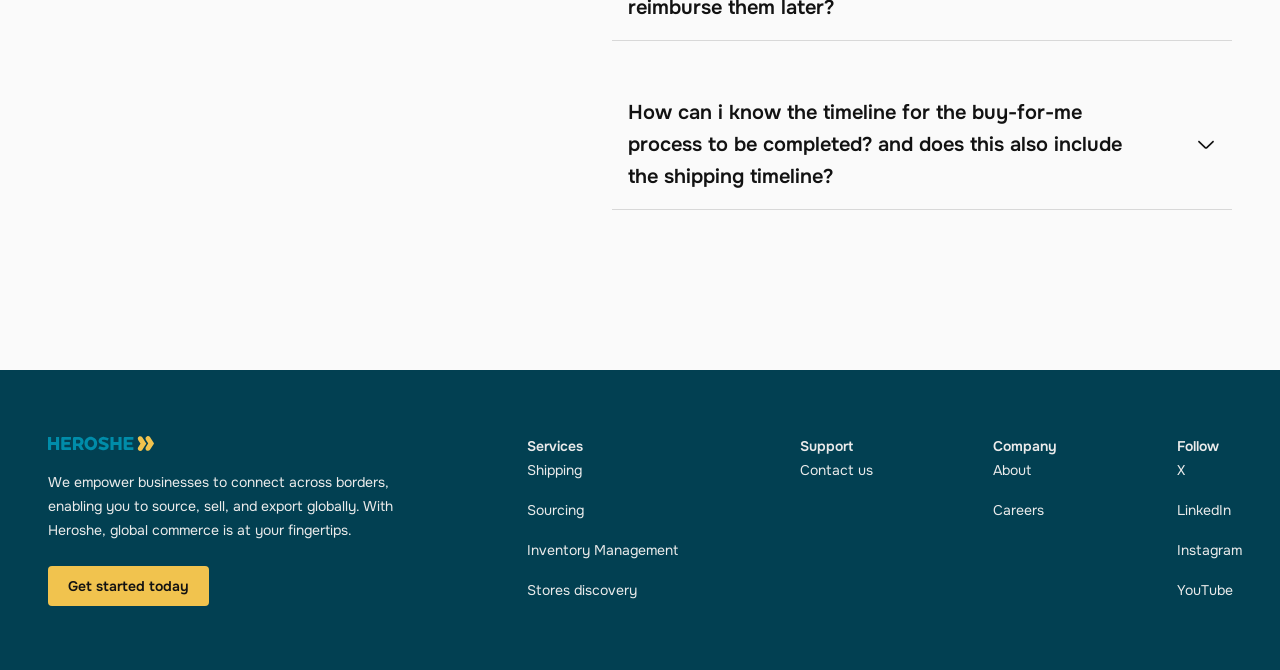
<file: buy-for-me.html>
<!doctype html>
<html lang="en">
<head>
<meta charset="utf-8" />
<meta name="viewport" content="width=device-width, initial-scale=1" />
<title>Buy for Me — Let&rsquo;s Help You Source Products for Your Store</title>
<meta name="description" content="We source the product(s) for you globally; you make payments in Naira or Dollars, and we deliver them to your doorstep." />
<link rel="preconnect" href="https://fonts.googleapis.com" />
<link rel="preconnect" href="https://fonts.gstatic.com" crossorigin />
<link href="https://fonts.googleapis.com/css2?family=Onest:wght@400;500;600;700&display=swap" rel="stylesheet" />
<link rel="stylesheet" href="styles.css" />
</head>
<body>

<!-- ───────────────────────── Header ───────────────────────── -->
<header class="header">
  <div class="header__inner">
    <a class="logo logo--header" href="index.html" aria-label="Heroshe home">
      <img src="assets/icons/logo-header.svg" alt="Heroshe" />
    </a>

    <button class="nav-toggle" type="button" aria-label="Open menu" aria-expanded="false" aria-controls="site-nav">
      <img src="assets/icons/hamburger.svg" alt="" aria-hidden="true" />
    </button>

    <nav class="nav" id="site-nav" aria-label="Main">
      <ul class="nav__list">
        <li class="nav__item nav__item--w108 has-menu">
          <button class="nav__trigger" type="button" aria-expanded="false" aria-controls="menu-products">
            Products
            <img class="nav__chevron" src="assets/icons/chevron-down.svg" alt="" aria-hidden="true" />
          </button>
          <div class="navmenu" id="menu-products">
            <a class="navmenu__link" href="ship-for-me.html">Ship for Me</a>
            <a class="navmenu__link" href="buy-for-me.html" aria-current="page">Buy for Me</a>
            <a class="navmenu__link" href="buy-for-others.html">Buy for Others</a>
            <a class="navmenu__link" href="fulfil-for-me.html">Fulfil for Me</a>
          </div>
        </li>
        <li class="nav__item has-menu">
          <button class="nav__trigger" type="button" aria-expanded="false" aria-controls="menu-company">
            Company
            <img class="nav__chevron" src="assets/icons/chevron-down.svg" alt="" aria-hidden="true" />
          </button>
          <div class="navmenu" id="menu-company">
            <a class="navmenu__link" href="about.html">About</a>
            <a class="navmenu__link" href="careers.html">Careers</a>
            <a class="navmenu__link" href="contact-us.html">Contact Us</a>
          </div>
        </li>
      </ul>
      <div class="nav__actions">
        <a class="btn btn--sm" href="get-started.html">Get started</a>
      </div>
    </nav>
  </div>
</header>

<!-- ───────────────────────── Hero ───────────────────────── -->
<section class="ahero">
  <div class="ahero__inner">

    <div class="ahero__left shero__left">
      <div class="shero__text">
        <h1 class="shero__title">Let&rsquo;s Help You Source Products for Your Store</h1>
        <p class="shero__sub">We source the product(s) for you globally; you make payments in Naira or Dollars, and we deliver them to your doorstep.</p>
      </div>
      <div class="shero__actions">
        <a class="btn btn--lg" href="book-a-call.html">Book&nbsp; A Call</a>
      </div>
    </div>

    <div class="ahero__right">
      <div class="ahero__frame">
        <img class="ahero__photo bhero__photo" src="assets/img/buy/hero.jpg" alt="A Heroshe customer with sourced parcels" />
      </div>
    </div>

  </div>
</section>

<!-- ───────────────────────── Sourcing made simple ───────────────────────── -->
<section class="sourcing">
  <div class="sourcing__inner">

    <div class="section-head sourcing__head">
      <h2 class="section-head__title">Sourcing Made Simple</h2>
      <p class="section-head__sub">You get to enjoy the ease of shopping locally and internationally without limits. Tell us what you need; we'll handle the rest!</p>
    </div>

    <div class="sourcing__grid">
      <article class="scard">
        <span class="scard__icon"><img class="scard__glyph scard__glyph--store" src="assets/icons/store.svg" alt="" /></span>
        <div class="scard__text">
          <h3 class="scard__title">Looking for Where To Shop?</h3>
          <p class="scard__body">We have a pool of trusted suppliers to source the items you need.</p>
        </div>
      </article>

      <article class="scard">
        <span class="scard__icon"><img class="scard__glyph scard__glyph--card" src="assets/icons/credit-card.svg" alt="" /></span>
        <div class="scard__text">
          <h3 class="scard__title">Need Help with Payments?</h3>
          <p class="scard__body">We handle payments on your behalf. Pay us in your local currency and we pay the supplier in the currency of choice.</p>
        </div>
      </article>

      <article class="scard">
        <span class="scard__icon"><img class="scard__glyph scard__glyph--truck" src="assets/icons/delivery-truck.svg" alt="" /></span>
        <div class="scard__text">
          <h3 class="scard__title">Need Help with Shipping?</h3>
          <p class="scard__body">We can ship it to your warehouse, store or home or you can pick up from our warehouse.</p>
        </div>
      </article>
    </div>

  </div>
</section>

<!-- ───────────────────────── How to use Buy for Me ───────────────────────── -->
<section class="howto howto--buy">
  <div class="howto__inner">

    <h2 class="section-head__title howto__title">How To Use <span class="howto__accent">Buy For Me</span></h2>

    <div class="howto__row">
      <div class="howto__figure">
        <img src="assets/img/buy/howto.jpg" alt="A Heroshe customer holding a sourced package" />
      </div>

      <ol class="howto__steps">
        <li class="step">
          <span class="step__icon"><img src="assets/icons/compass.svg" alt="" /></span>
          <div class="step__text">
            <h3 class="step__title">Create Your Order</h3>
            <p class="step__body">Enter item descriptions, quantity, links and other details required to create your order.</p>
          </div>
        </li>
        <li class="step">
          <span class="step__icon"><img src="assets/icons/compass.svg" alt="" /></span>
          <div class="step__text">
            <h3 class="step__title">Review and Accept Invoice</h3>
            <p class="step__body">Review and accept the invoice shared from the supplier to confirm your request.</p>
          </div>
        </li>
        <li class="step">
          <span class="step__icon"><img src="assets/icons/compass.svg" alt="" /></span>
          <div class="step__text">
            <h3 class="step__title">Make Payment</h3>
            <p class="step__body">Complete your payment so we can pay the supplier on your behalf and begin the process.</p>
          </div>
        </li>
        <li class="step">
          <span class="step__icon"><img src="assets/icons/compass.svg" alt="" /></span>
          <div class="step__text">
            <h3 class="step__title">Track Your Package</h3>
            <p class="step__body">Follow the progress of your package(s) from the stores until it arrives your doorstep.</p>
          </div>
        </li>
        <li class="step">
          <span class="step__icon"><img src="assets/icons/compass.svg" alt="" /></span>
          <div class="step__text">
            <h3 class="step__title">Receive and Confirm order</h3>
            <p class="step__body">Confirm you&rsquo;ve received exactly what you ordered and ORDER AGAIN!</p>
          </div>
        </li>
      </ol>
    </div>

  </div>
</section>

<!-- ───────────────────────── FAQ ───────────────────────── -->
<section class="faq">
  <div class="faq__inner">

    <div class="faq__intro">
      <h2 class="faq__title">Some of the things you may want to know</h2>
      <p class="faq__sub">We answered questions so you don&rsquo;t have to ask them.</p>
    </div>

    <div class="faq__list">
      <details class="qa">
        <summary class="qa__q">
          <span>How can I use Buy For Me?</span>
          <img class="qa__chev" src="assets/icons/chevron-down-dark-20.svg" alt="" aria-hidden="true" />
        </summary>
        <p class="qa__a">Simply create an order describing the item(s) you want, including links and quantities. We&rsquo;ll source it, share an invoice for you to review, and handle the purchase once you pay.</p>
      </details>

      <details class="qa" open>
        <summary class="qa__q">
          <span>What is the service charge for fulfilling Buy For Me?</span>
          <img class="qa__chev" src="assets/icons/chevron-down-dark-20.svg" alt="" aria-hidden="true" />
        </summary>
        <p class="qa__a">Our service charge is a percentage of your order value, shown upfront in your invoice before you pay &mdash; so there are no hidden fees once you confirm your order.</p>
      </details>

      <details class="qa">
        <summary class="qa__q">
          <span>Can we ship to other locations outside Heroshe Warehouse?</span>
          <img class="qa__chev" src="assets/icons/chevron-down-dark-20.svg" alt="" aria-hidden="true" />
        </summary>
        <p class="qa__a">Yes. Once your item is purchased, you can have it shipped directly to your preferred address in Nigeria, or delivered to our warehouse first if you&rsquo;d rather combine it with other orders.</p>
      </details>

      <details class="qa">
        <summary class="qa__q">
          <span>Is the Shipping fee also included in the service charge?</span>
          <img class="qa__chev" src="assets/icons/chevron-down-dark-20.svg" alt="" aria-hidden="true" />
        </summary>
        <p class="qa__a">No, shipping is calculated separately based on the item&rsquo;s weight and destination. Your invoice shows the service charge and shipping fee as separate line items before you pay.</p>
      </details>

      <details class="qa">
        <summary class="qa__q">
          <span>Can Heroshe pay for my items upfront, and I reimburse them later?</span>
          <img class="qa__chev" src="assets/icons/chevron-down-dark-20.svg" alt="" aria-hidden="true" />
        </summary>
        <p class="qa__a">No, payment is required before we place your order with the supplier. This protects both you and Heroshe, and ensures your order is processed as soon as it&rsquo;s confirmed.</p>
      </details>

      <details class="qa">
        <summary class="qa__q">
          <span>How can i know the timeline for the buy-for-me process to be completed? and does this also include the shipping timeline?</span>
          <img class="qa__chev" src="assets/icons/chevron-down-dark-20.svg" alt="" aria-hidden="true" />
        </summary>
        <p class="qa__a">Your order timeline (sourcing, invoicing, and purchase) is shown on your dashboard once your request is created. Shipping time is separate and depends on your chosen delivery method and destination.</p>
      </details>
    </div>

  </div>
</section>

<!-- ───────────────────────── Footer ───────────────────────── -->
<footer class="footer">
  <div class="footer__inner">

    <div class="footer__brand">
      <div class="footer__brandtop">
        <span class="logo logo--footer"><img src="assets/icons/logo-footer.svg" alt="Heroshe" /></span>
        <p class="footer__blurb">We empower businesses to connect across borders, enabling you to source, sell, and export globally. With Heroshe, global commerce is at your fingertips.</p>
      </div>
      <a class="btn btn--xs" href="get-started.html">Get started today</a>
    </div>

    <details class="footer__col" style="width:153px" open>
      <summary class="footer__heading">
        <span>Services</span>
        <img class="footer__chev" src="assets/icons/chevron-down.svg" alt="" aria-hidden="true" />
      </summary>
      <div class="footer__links">
        <a href="ship-for-me.html">Shipping</a>
        <a href="buy-for-me.html">Sourcing</a>
        <a href="fulfil-for-me.html">Inventory Management</a>
        <a href="buy-for-others.html">Stores discovery</a>
      </div>
    </details>

    <details class="footer__col" style="width:73px" open>
      <summary class="footer__heading">
        <span>Support</span>
        <img class="footer__chev" src="assets/icons/chevron-down.svg" alt="" aria-hidden="true" />
      </summary>
      <div class="footer__links">
        <a href="contact-us.html">Contact us</a>
      </div>
    </details>

    <details class="footer__col" style="width:64px" open>
      <summary class="footer__heading">
        <span>Company</span>
        <img class="footer__chev" src="assets/icons/chevron-down.svg" alt="" aria-hidden="true" />
      </summary>
      <div class="footer__links">
        <a href="about.html">About</a>
        <a href="careers.html">Careers</a>
      </div>
    </details>

    <details class="footer__col" style="width:66px" open>
      <summary class="footer__heading">
        <span>Follow</span>
        <img class="footer__chev" src="assets/icons/chevron-down.svg" alt="" aria-hidden="true" />
      </summary>
      <div class="footer__links">
        <a href="https://x.com/shipheroshe?lang=en" target="_blank" rel="noopener noreferrer">X</a>
        <a href="https://www.linkedin.com/company/heroshe/posts/" target="_blank" rel="noopener noreferrer">LinkedIn</a>
        <a href="https://www.instagram.com/shipheroshe/?hl=en" target="_blank" rel="noopener noreferrer">Instagram</a>
        <a href="http://youtube.com/user/heroshetv" target="_blank" rel="noopener noreferrer">YouTube</a>
      </div>
    </details>

  </div>
</footer>

<script src="site.js"></script>

</body>
</html>
</file>
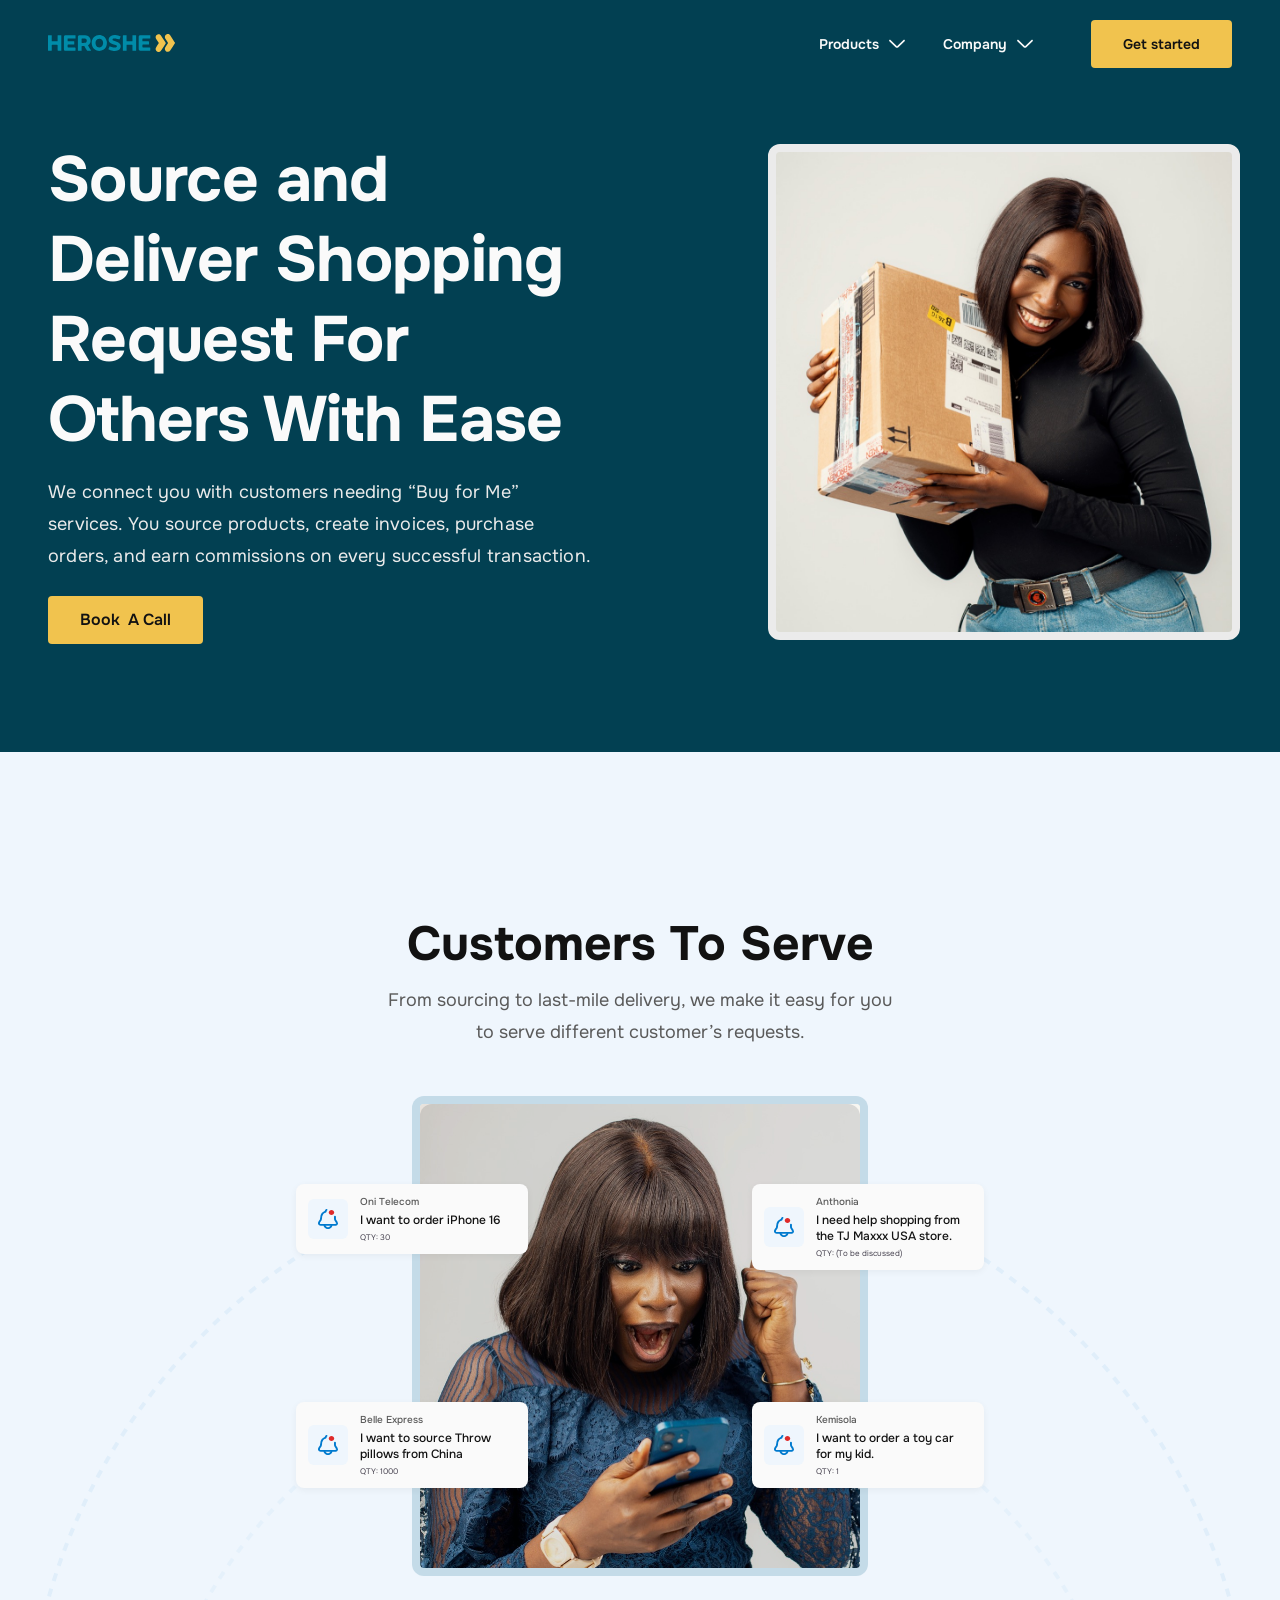
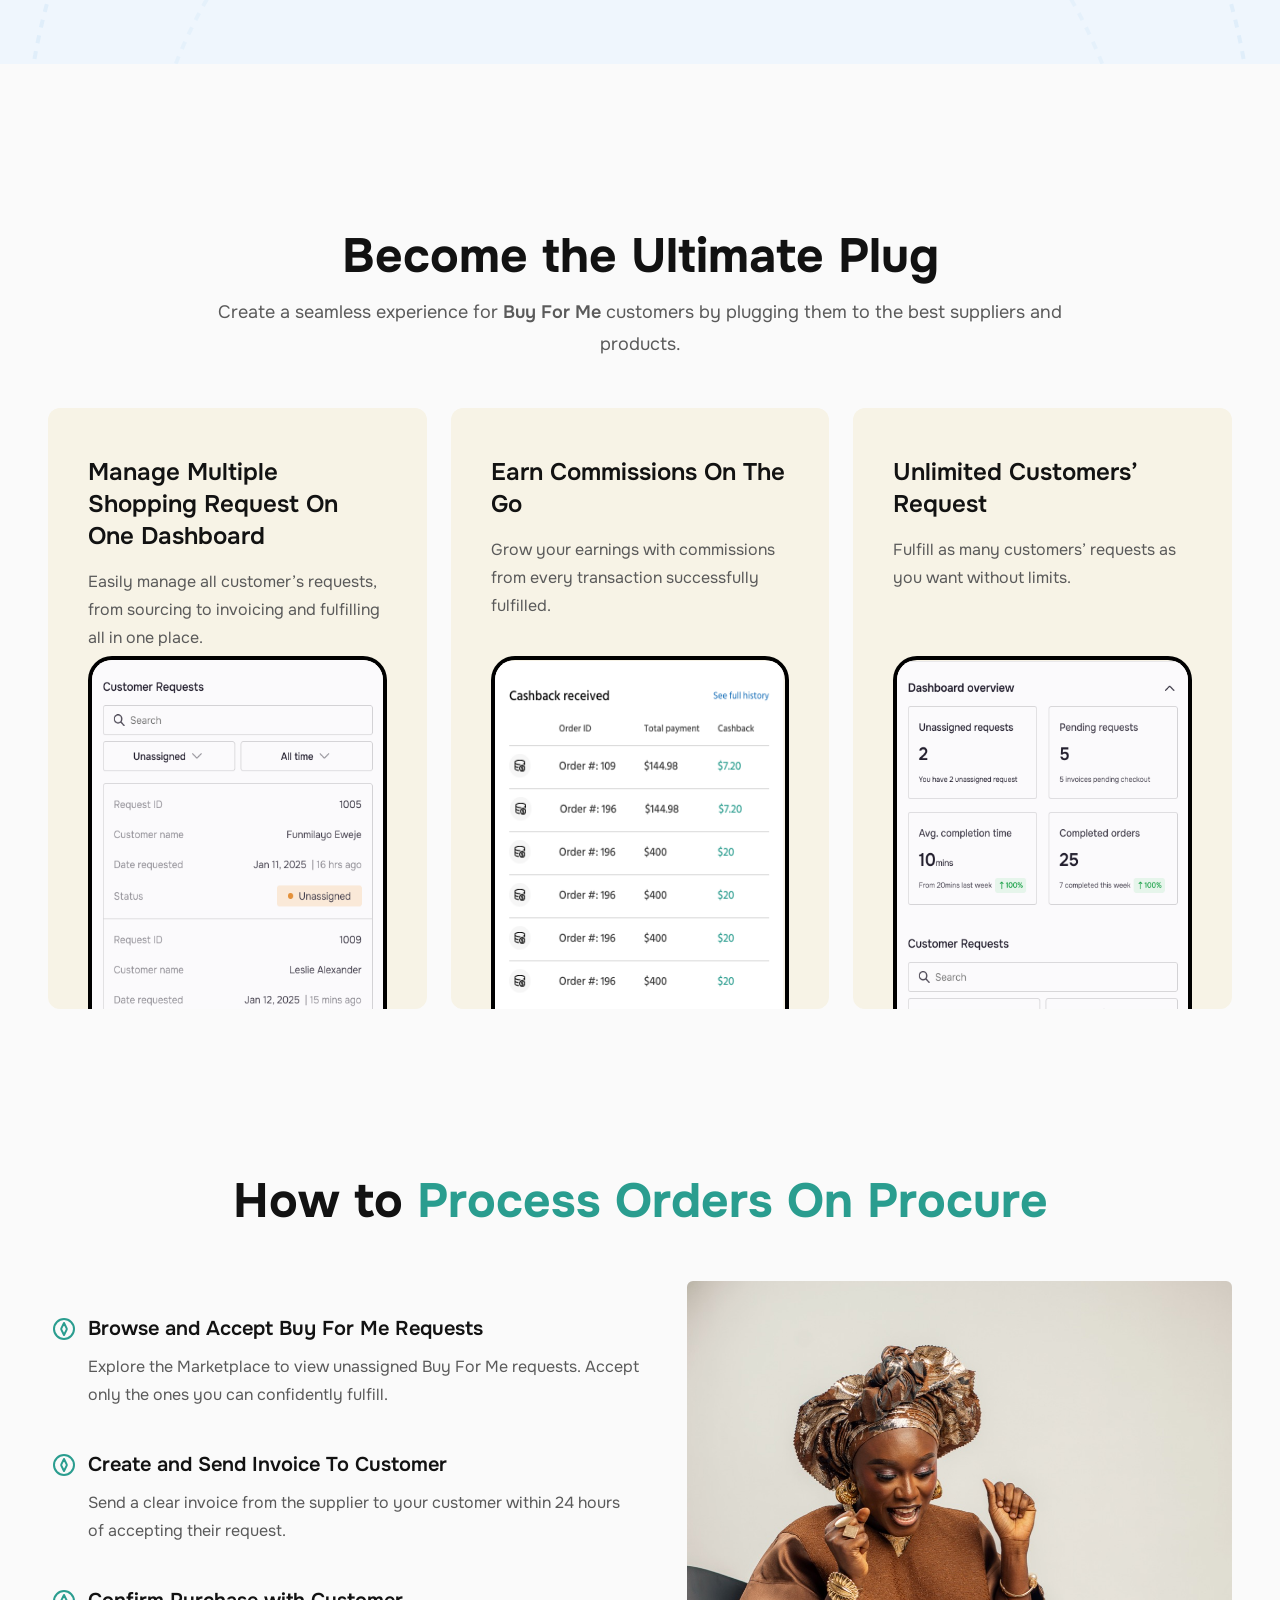
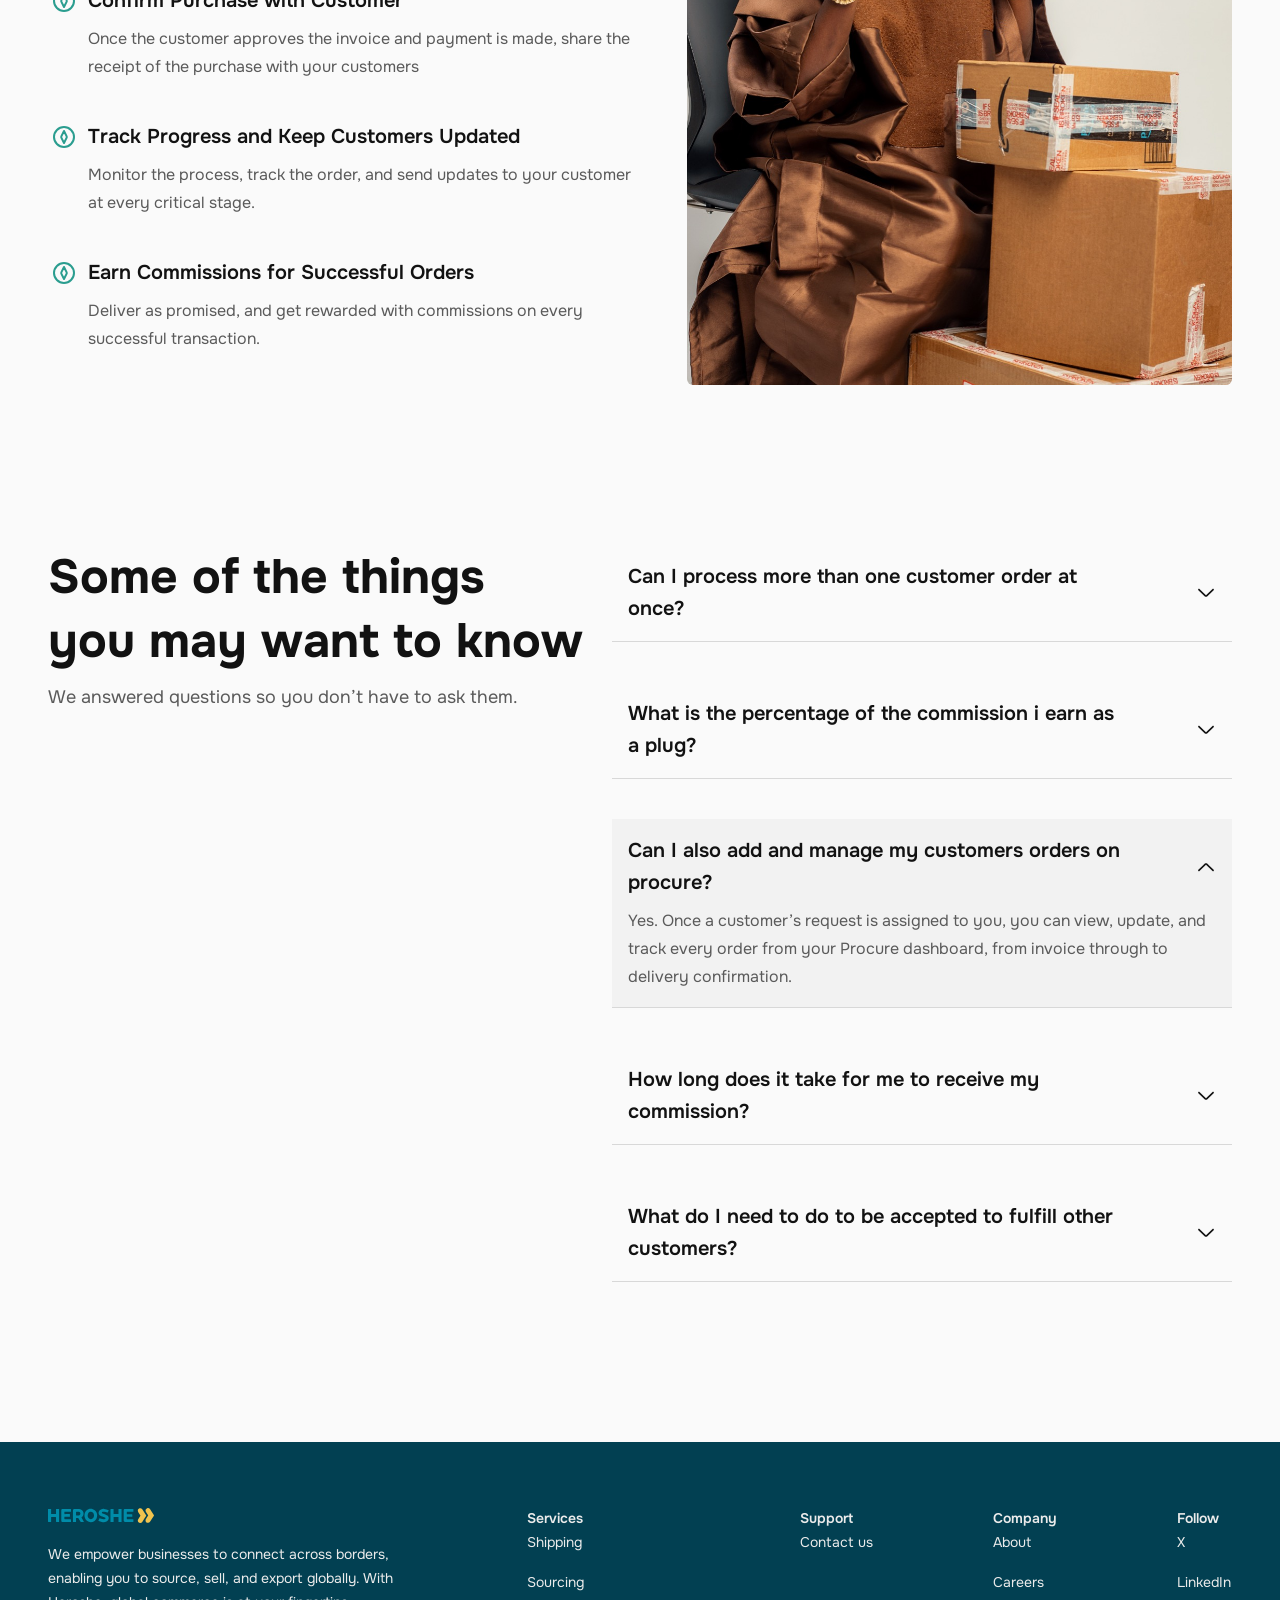
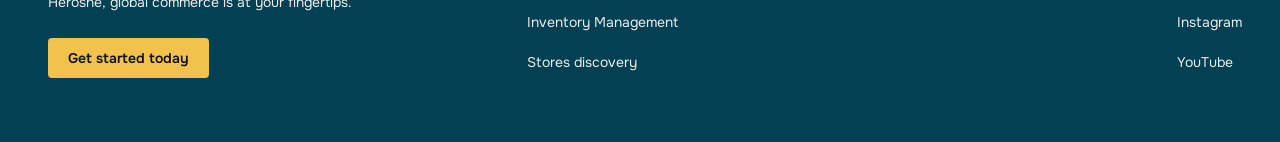
<file: buy-for-others.html>
<!doctype html>
<html lang="en">
<head>
<meta charset="utf-8" />
<meta name="viewport" content="width=device-width, initial-scale=1" />
<title>Buy for Others — Source and Deliver Shopping Requests With Ease</title>
<meta name="description" content="We connect you with customers needing &ldquo;Buy for Me&rdquo; services. Source products, create invoices, purchase orders, and earn commissions on every successful transaction." />
<link rel="preconnect" href="https://fonts.googleapis.com" />
<link rel="preconnect" href="https://fonts.gstatic.com" crossorigin />
<link href="https://fonts.googleapis.com/css2?family=Onest:wght@400;500;600;700&display=swap" rel="stylesheet" />
<link rel="stylesheet" href="styles.css" />
</head>
<body>

<!-- ───────────────────────── Header ───────────────────────── -->
<header class="header">
  <div class="header__inner">
    <a class="logo logo--header" href="index.html" aria-label="Heroshe home">
      <img src="assets/icons/logo-header.svg" alt="Heroshe" />
    </a>

    <button class="nav-toggle" type="button" aria-label="Open menu" aria-expanded="false" aria-controls="site-nav">
      <img src="assets/icons/hamburger.svg" alt="" aria-hidden="true" />
    </button>

    <nav class="nav" id="site-nav" aria-label="Main">
      <ul class="nav__list">
        <li class="nav__item nav__item--w108 has-menu">
          <button class="nav__trigger" type="button" aria-expanded="false" aria-controls="menu-products">
            Products
            <img class="nav__chevron" src="assets/icons/chevron-down.svg" alt="" aria-hidden="true" />
          </button>
          <div class="navmenu" id="menu-products">
            <a class="navmenu__link" href="ship-for-me.html">Ship for Me</a>
            <a class="navmenu__link" href="buy-for-me.html">Buy for Me</a>
            <a class="navmenu__link" href="buy-for-others.html" aria-current="page">Buy for Others</a>
            <a class="navmenu__link" href="fulfil-for-me.html">Fulfil for Me</a>
          </div>
        </li>
        <li class="nav__item has-menu">
          <button class="nav__trigger" type="button" aria-expanded="false" aria-controls="menu-company">
            Company
            <img class="nav__chevron" src="assets/icons/chevron-down.svg" alt="" aria-hidden="true" />
          </button>
          <div class="navmenu" id="menu-company">
            <a class="navmenu__link" href="about.html">About</a>
            <a class="navmenu__link" href="careers.html">Careers</a>
            <a class="navmenu__link" href="contact-us.html">Contact Us</a>
          </div>
        </li>
      </ul>
      <div class="nav__actions">
        <a class="btn btn--sm" href="get-started.html">Get started</a>
      </div>
    </nav>
  </div>
</header>

<!-- ───────────────────────── Hero ───────────────────────── -->
<section class="ahero">
  <div class="ahero__inner">

    <div class="ahero__left shero__left ohero__left">
      <div class="shero__text">
        <h1 class="shero__title">Source and Deliver Shopping Request For Others With Ease</h1>
        <p class="shero__sub">We connect you with customers needing &ldquo;Buy for Me&rdquo; services. You source products, create invoices, purchase orders, and earn commissions on every successful transaction.</p>
      </div>
      <div class="shero__actions">
        <a class="btn btn--lg" href="book-a-call.html">Book&nbsp; A Call</a>
      </div>
    </div>

    <div class="ahero__right">
      <div class="ahero__frame">
        <img class="ahero__photo shero__photo" src="assets/img/ship/hero.jpg" alt="A Heroshe customer holding a parcel" />
      </div>
    </div>

  </div>
</section>

<!-- ───────────────────────── Customers to serve ───────────────────────── -->
<section class="customers">
  <div class="customers__inner">

    <div class="section-head customers__head">
      <h2 class="section-head__title">Customers To Serve</h2>
      <p class="section-head__sub">From sourcing to last-mile delivery, we make it easy for you to serve different customer&rsquo;s requests.</p>
    </div>

    <div class="customers__viewport">
      <div class="customers__stage">
        <div class="customers__rings" aria-hidden="true">
          <img class="customers__ring customers__ring--outer" src="assets/img/others/ellipse-1700.png" alt="" />
          <img class="customers__ring customers__ring--inner" src="assets/img/others/ellipse-1701.png" alt="" />
        </div>

        <div class="customers__frame">
          <img class="customers__photo" src="assets/img/others/serve.jpg" alt="A Heroshe plug fulfilling a customer's shopping request" />
          <span class="customers__scrim" aria-hidden="true"></span>
        </div>

        <div class="customers__cards">
          <div class="reqcard reqcard--tl">
            <span class="reqcard__icon"><img src="assets/icons/bell-pending.svg" alt="" /></span>
            <div class="reqcard__body">
              <p class="reqcard__from">Oni Telecom</p>
              <p class="reqcard__msg">I want to order iPhone 16</p>
              <p class="reqcard__qty">QTY: 30</p>
            </div>
          </div>

          <div class="reqcard reqcard--tr">
            <span class="reqcard__icon"><img src="assets/icons/bell-pending.svg" alt="" /></span>
            <div class="reqcard__body">
              <p class="reqcard__from">Anthonia</p>
              <p class="reqcard__msg">I need help shopping from the TJ Maxxx USA store.</p>
              <p class="reqcard__qty">QTY: (To be discussed)</p>
            </div>
          </div>

          <div class="reqcard reqcard--bl">
            <span class="reqcard__icon"><img src="assets/icons/bell-pending.svg" alt="" /></span>
            <div class="reqcard__body">
              <p class="reqcard__from">Belle Express</p>
              <p class="reqcard__msg">I want to source Throw pillows from China</p>
              <p class="reqcard__qty">QTY: 1000</p>
            </div>
          </div>

          <div class="reqcard reqcard--br">
            <span class="reqcard__icon"><img src="assets/icons/bell-pending.svg" alt="" /></span>
            <div class="reqcard__body">
              <p class="reqcard__from">Kemisola</p>
              <p class="reqcard__msg">I want to order a toy car for my kid.</p>
              <p class="reqcard__qty">QTY: 1</p>
            </div>
          </div>
        </div>
      </div>
    </div>

  </div>
</section>

<!-- ───────────────────────── Become the Ultimate Plug ───────────────────────── -->
<section class="features features--plug">
  <div class="features__inner">

    <div class="section-head features__head">
      <h2 class="section-head__title">Become the Ultimate Plug</h2>
      <p class="section-head__sub">Create a seamless experience for <strong>Buy For Me</strong> customers by plugging them to the best suppliers and products.</p>
    </div>

    <div class="features__grid">
      <article class="fcard">
        <div class="fcard__text">
          <h3 class="fcard__title">Manage Multiple Shopping Request On One Dashboard</h3>
          <p class="fcard__body">Easily manage all customer&rsquo;s requests, from sourcing to invoicing and fulfilling all in one place.</p>
        </div>
        <div class="phone phone--black">
          <span class="phone__clip"><img class="phone__img phone__img--dashboard" src="assets/img/others/screen-dashboard.png" alt="Heroshe requests dashboard screen" /></span>
        </div>
      </article>

      <article class="fcard">
        <div class="fcard__text">
          <h3 class="fcard__title">Earn Commissions On The Go</h3>
          <p class="fcard__body">Grow your earnings with commissions from every transaction successfully fulfilled.</p>
        </div>
        <div class="phone phone--black">
          <span class="phone__clip"><img class="phone__img phone__img--commissions" src="assets/img/others/screen-commissions.png" alt="Heroshe commissions screen" /></span>
        </div>
      </article>

      <article class="fcard">
        <div class="fcard__text">
          <h3 class="fcard__title">Unlimited Customers&rsquo; Request</h3>
          <p class="fcard__body">Fulfill as many customers&rsquo; requests as you want without limits.</p>
        </div>
        <div class="phone phone--black">
          <span class="phone__clip"><img class="phone__img phone__img--requests" src="assets/img/others/screen-requests.png" alt="Heroshe requests list screen" /></span>
        </div>
      </article>
    </div>

  </div>
</section>

<!-- ───────────────────────── How to process orders ───────────────────────── -->
<section class="howto howto--others">
  <div class="howto__inner">

    <h2 class="section-head__title howto__title">How to <span class="howto__accent">Process Orders On Procure</span></h2>

    <div class="howto__row">
      <ol class="howto__steps">
        <li class="step">
          <span class="step__icon"><img src="assets/icons/compass.svg" alt="" /></span>
          <div class="step__text">
            <h3 class="step__title">Browse and Accept Buy For Me Requests</h3>
            <p class="step__body">Explore the Marketplace to view unassigned Buy For Me requests. Accept only the ones you can confidently fulfill.</p>
          </div>
        </li>
        <li class="step">
          <span class="step__icon"><img src="assets/icons/compass.svg" alt="" /></span>
          <div class="step__text">
            <h3 class="step__title">Create and Send Invoice To Customer</h3>
            <p class="step__body">Send a clear invoice from the supplier to your customer within 24 hours of accepting their request.</p>
          </div>
        </li>
        <li class="step">
          <span class="step__icon"><img src="assets/icons/compass.svg" alt="" /></span>
          <div class="step__text">
            <h3 class="step__title">Confirm Purchase with Customer</h3>
            <p class="step__body">Once the customer approves the invoice and payment is made, share the receipt of the purchase with your customers</p>
          </div>
        </li>
        <li class="step">
          <span class="step__icon"><img src="assets/icons/compass.svg" alt="" /></span>
          <div class="step__text">
            <h3 class="step__title">Track Progress and Keep Customers Updated</h3>
            <p class="step__body">Monitor the process, track the order, and send updates to your customer at every critical stage.</p>
          </div>
        </li>
        <li class="step">
          <span class="step__icon"><img src="assets/icons/compass.svg" alt="" /></span>
          <div class="step__text">
            <h3 class="step__title">Earn Commissions for Successful Orders</h3>
            <p class="step__body">Deliver as promised, and get rewarded with commissions on every successful transaction.</p>
          </div>
        </li>
      </ol>

      <div class="howto__figure">
        <img src="assets/img/others/howto2.jpg" alt="A Heroshe plug reviewing a shopping request" />
      </div>
    </div>

  </div>
</section>

<!-- ───────────────────────── FAQ ───────────────────────── -->
<section class="faq">
  <div class="faq__inner">

    <div class="faq__intro">
      <h2 class="faq__title">Some of the things you may want to know</h2>
      <p class="faq__sub">We answered questions so you don&rsquo;t have to ask them.</p>
    </div>

    <div class="faq__list">
      <details class="qa">
        <summary class="qa__q">
          <span>Can I process more than one customer order at once?</span>
          <img class="qa__chev" src="assets/icons/chevron-down-dark-20.svg" alt="" aria-hidden="true" />
        </summary>
        <p class="qa__a">Yes, you can. However, they will be required to fill a BUY FOR ME request, which you can accept and fulfill from your procure dashboard.</p>
      </details>

      <details class="qa">
        <summary class="qa__q">
          <span>What is the percentage of the commission i earn as a plug?</span>
          <img class="qa__chev" src="assets/icons/chevron-down-dark-20.svg" alt="" aria-hidden="true" />
        </summary>
        <p class="qa__a">Commission rates vary by order value and product category, and are shown upfront on your dashboard before you accept a request &mdash; so you always know what you&rsquo;ll earn before committing to fulfil it.</p>
      </details>

      <details class="qa" open>
        <summary class="qa__q">
          <span>Can I also add and manage my customers orders on procure?</span>
          <img class="qa__chev" src="assets/icons/chevron-down-dark-20.svg" alt="" aria-hidden="true" />
        </summary>
        <p class="qa__a">Yes. Once a customer&rsquo;s request is assigned to you, you can view, update, and track every order from your Procure dashboard, from invoice through to delivery confirmation.</p>
      </details>

      <details class="qa">
        <summary class="qa__q">
          <span>How long does it take for me to receive my commission?</span>
          <img class="qa__chev" src="assets/icons/chevron-down-dark-20.svg" alt="" aria-hidden="true" />
        </summary>
        <p class="qa__a">Your commission is released once the order is marked as successfully delivered and confirmed by your customer, then paid out directly to your linked account.</p>
      </details>

      <details class="qa">
        <summary class="qa__q">
          <span>What do I need to do to be accepted to fulfill other customers?</span>
          <img class="qa__chev" src="assets/icons/chevron-down-dark-20.svg" alt="" aria-hidden="true" />
        </summary>
        <p class="qa__a">You&rsquo;ll need to complete your Procure profile and pass a quick verification so customers can trust you with their requests. Once approved, you can start browsing and accepting Buy For Me requests right away.</p>
      </details>
    </div>

  </div>
</section>

<!-- ───────────────────────── Footer ───────────────────────── -->
<footer class="footer">
  <div class="footer__inner">

    <div class="footer__brand">
      <div class="footer__brandtop">
        <span class="logo logo--footer"><img src="assets/icons/logo-footer.svg" alt="Heroshe" /></span>
        <p class="footer__blurb">We empower businesses to connect across borders, enabling you to source, sell, and export globally. With Heroshe, global commerce is at your fingertips.</p>
      </div>
      <a class="btn btn--xs" href="get-started.html">Get started today</a>
    </div>

    <details class="footer__col" style="width:153px" open>
      <summary class="footer__heading">
        <span>Services</span>
        <img class="footer__chev" src="assets/icons/chevron-down.svg" alt="" aria-hidden="true" />
      </summary>
      <div class="footer__links">
        <a href="ship-for-me.html">Shipping</a>
        <a href="buy-for-me.html">Sourcing</a>
        <a href="fulfil-for-me.html">Inventory Management</a>
        <a href="buy-for-others.html">Stores discovery</a>
      </div>
    </details>

    <details class="footer__col" style="width:73px" open>
      <summary class="footer__heading">
        <span>Support</span>
        <img class="footer__chev" src="assets/icons/chevron-down.svg" alt="" aria-hidden="true" />
      </summary>
      <div class="footer__links">
        <a href="contact-us.html">Contact us</a>
      </div>
    </details>

    <details class="footer__col" style="width:64px" open>
      <summary class="footer__heading">
        <span>Company</span>
        <img class="footer__chev" src="assets/icons/chevron-down.svg" alt="" aria-hidden="true" />
      </summary>
      <div class="footer__links">
        <a href="about.html">About</a>
        <a href="careers.html">Careers</a>
      </div>
    </details>

    <details class="footer__col" style="width:66px" open>
      <summary class="footer__heading">
        <span>Follow</span>
        <img class="footer__chev" src="assets/icons/chevron-down.svg" alt="" aria-hidden="true" />
      </summary>
      <div class="footer__links">
        <a href="https://x.com/shipheroshe?lang=en" target="_blank" rel="noopener noreferrer">X</a>
        <a href="https://www.linkedin.com/company/heroshe/posts/" target="_blank" rel="noopener noreferrer">LinkedIn</a>
        <a href="https://www.instagram.com/shipheroshe/?hl=en" target="_blank" rel="noopener noreferrer">Instagram</a>
        <a href="http://youtube.com/user/heroshetv" target="_blank" rel="noopener noreferrer">YouTube</a>
      </div>
    </details>

  </div>
</footer>

<script src="site.js"></script>

</body>
</html>
</file>
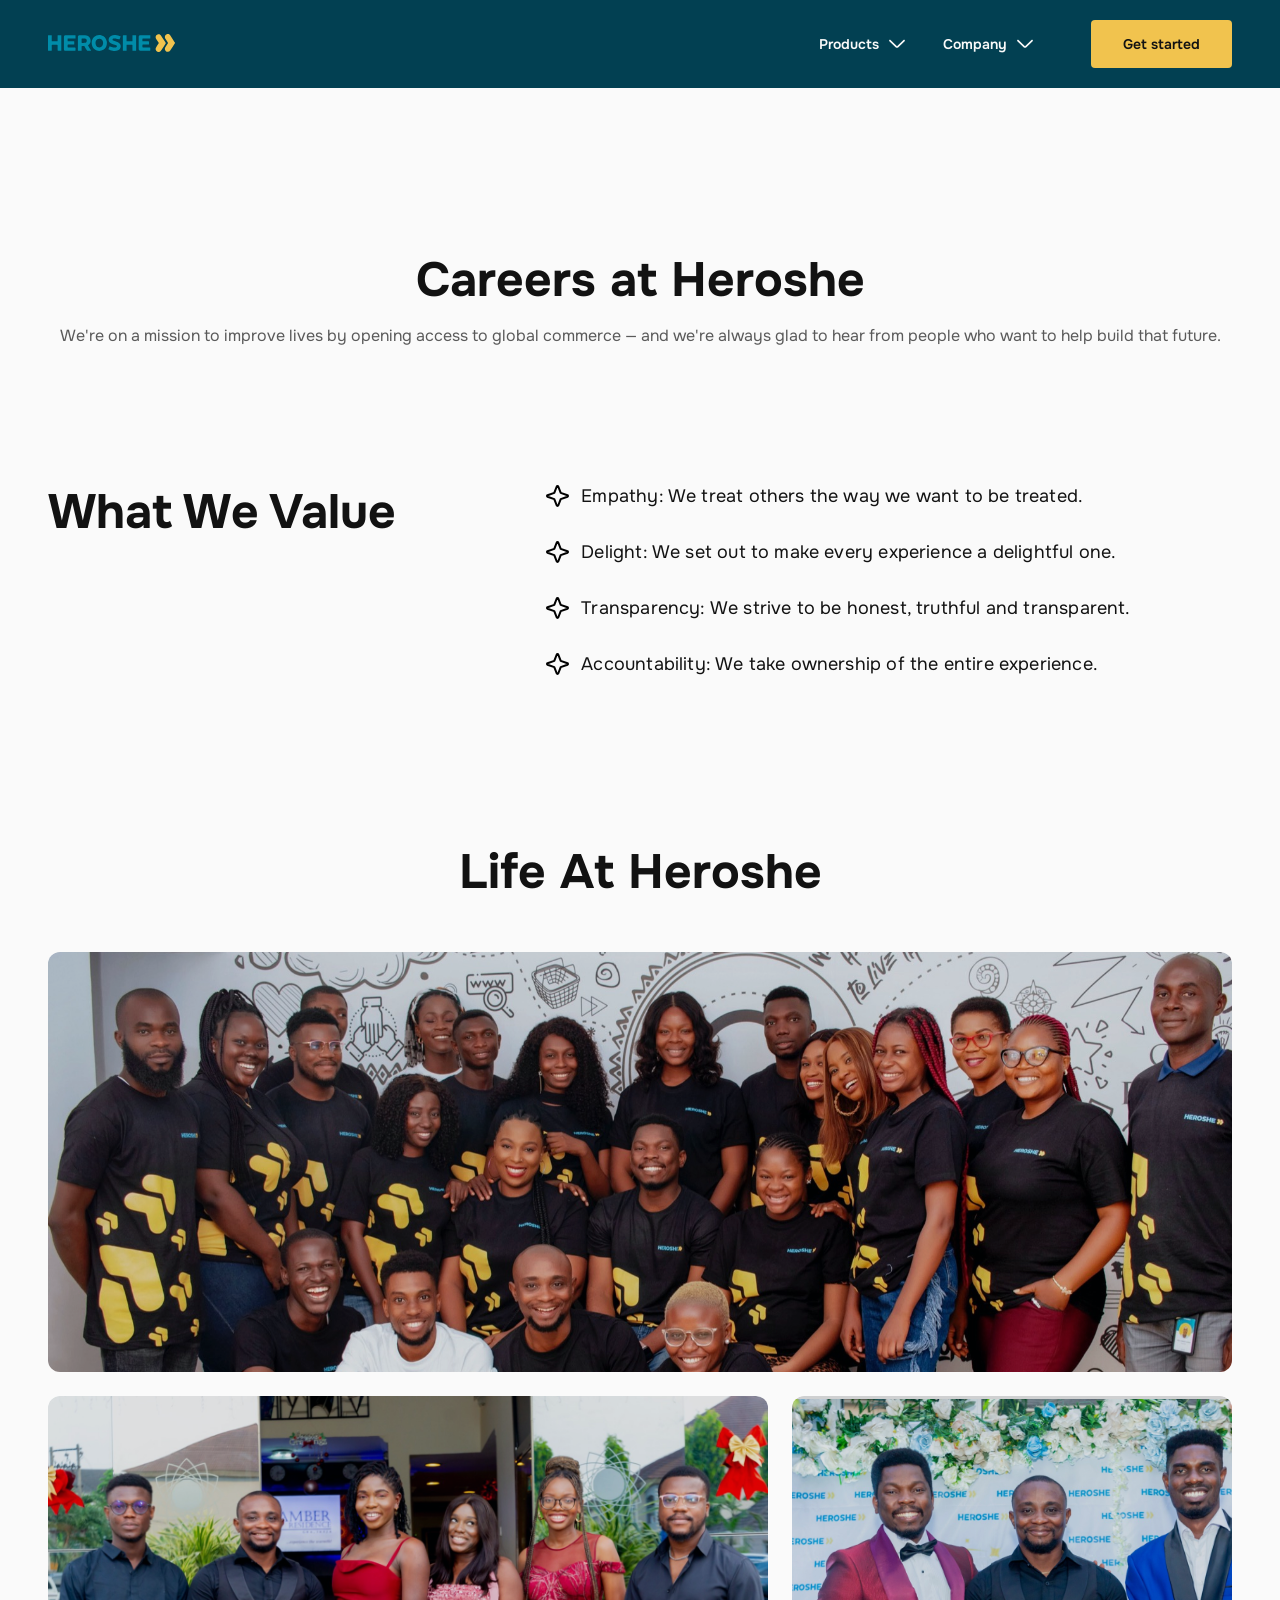
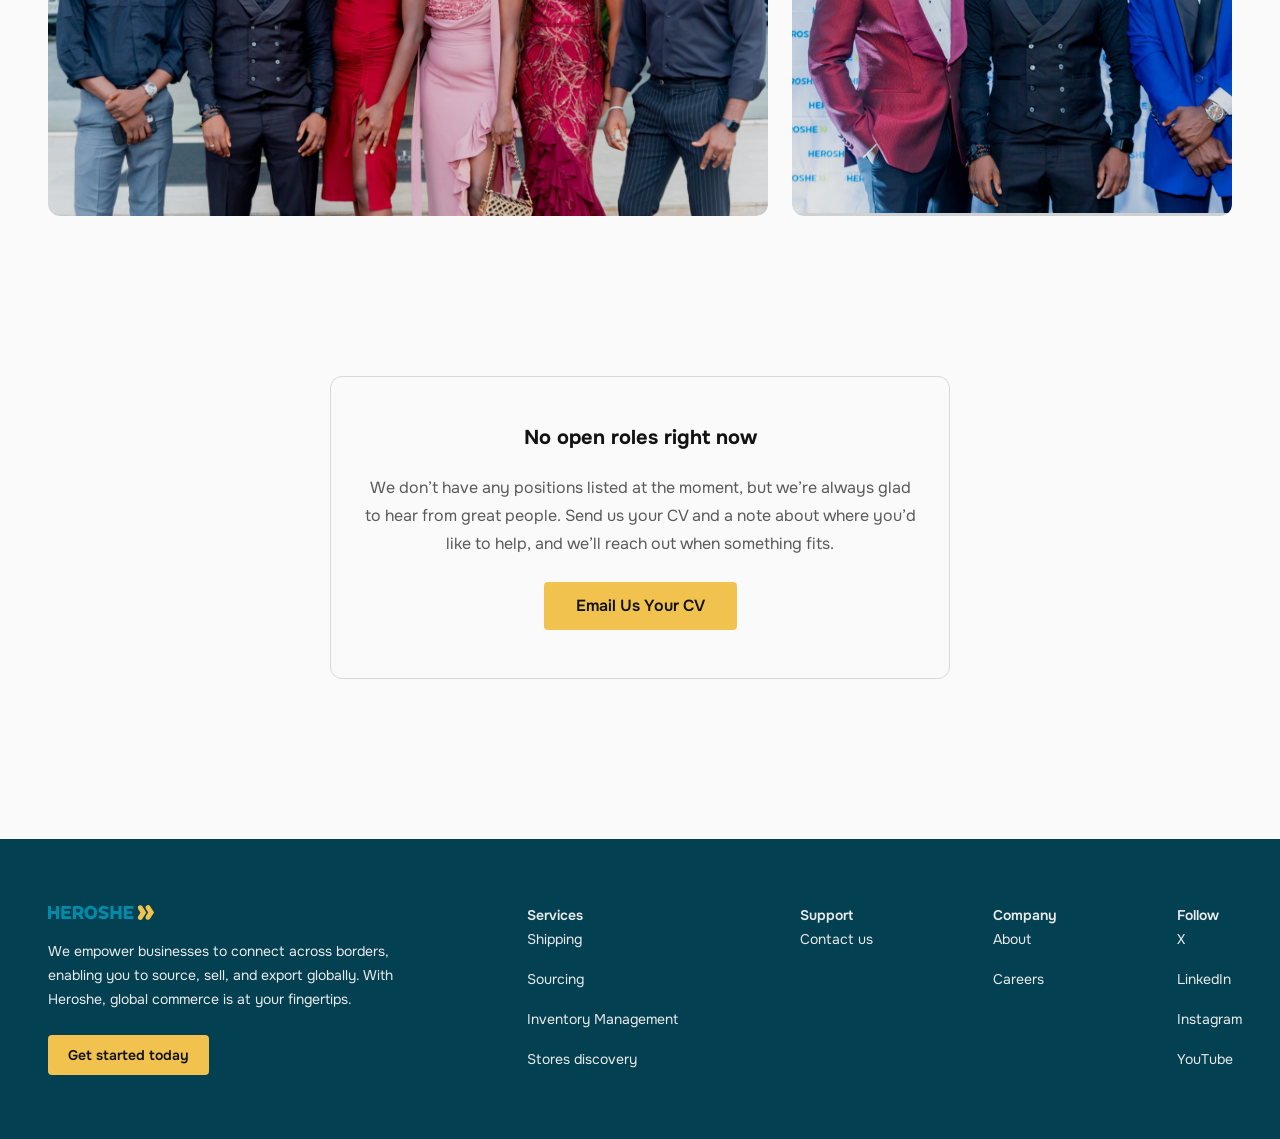
<file: careers.html>
<!doctype html>
<html lang="en">
<head>
<meta charset="utf-8" />
<meta name="viewport" content="width=device-width, initial-scale=1" />
<title>Careers — Heroshe</title>
<meta name="description" content="Help Heroshe open access to global commerce. See what we value and how to reach us about future roles." />
<link rel="preconnect" href="https://fonts.googleapis.com" />
<link rel="preconnect" href="https://fonts.gstatic.com" crossorigin />
<link href="https://fonts.googleapis.com/css2?family=Onest:wght@400;500;600;700&display=swap" rel="stylesheet" />
<link rel="stylesheet" href="styles.css" />
</head>
<body>

<!-- ───────────────────────── Header ───────────────────────── -->
<header class="header">
  <div class="header__inner">
    <a class="logo logo--header" href="index.html" aria-label="Heroshe home">
      <img src="assets/icons/logo-header.svg" alt="Heroshe" />
    </a>

    <button class="nav-toggle" type="button" aria-label="Open menu" aria-expanded="false" aria-controls="site-nav">
      <img src="assets/icons/hamburger.svg" alt="" aria-hidden="true" />
    </button>

    <nav class="nav" id="site-nav" aria-label="Main">
      <ul class="nav__list">
        <li class="nav__item nav__item--w108 has-menu">
          <button class="nav__trigger" type="button" aria-expanded="false" aria-controls="menu-products">
            Products
            <img class="nav__chevron" src="assets/icons/chevron-down.svg" alt="" aria-hidden="true" />
          </button>
          <div class="navmenu" id="menu-products">
            <a class="navmenu__link" href="ship-for-me.html">Ship for Me</a>
            <a class="navmenu__link" href="buy-for-me.html">Buy for Me</a>
            <a class="navmenu__link" href="buy-for-others.html">Buy for Others</a>
            <a class="navmenu__link" href="fulfil-for-me.html">Fulfil for Me</a>
          </div>
        </li>
        <li class="nav__item has-menu">
          <button class="nav__trigger" type="button" aria-expanded="false" aria-controls="menu-company">
            Company
            <img class="nav__chevron" src="assets/icons/chevron-down.svg" alt="" aria-hidden="true" />
          </button>
          <div class="navmenu" id="menu-company">
            <a class="navmenu__link" href="about.html">About</a>
            <a class="navmenu__link" href="careers.html" aria-current="page">Careers</a>
            <a class="navmenu__link" href="contact-us.html">Contact Us</a>
          </div>
        </li>
      </ul>
      <div class="nav__actions">
        <a class="btn btn--sm" href="get-started.html">Get started</a>
      </div>
    </nav>
  </div>
</header>

<main class="careers">
  <div class="careers__inner">

    <!-- ───────────────────────── Intro ───────────────────────── -->
    <div class="section-head">
      <h1 class="section-head__title">Careers at Heroshe</h1>
      <p class="section-head__sub">We're on a mission to improve lives by opening access to global commerce &mdash; and we're always glad to hear from people who want to help build that future.</p>
    </div>

    <!-- ───────────────────────── Values ───────────────────────── -->
    <section class="arow">
      <h2 class="arow__label">What We Value</h2>
      <ul class="arow__body values">
        <li class="value">
          <span class="value__icon"><img src="assets/icons/star.svg" alt="" /></span>
          <span class="value__text">Empathy: We treat others the way we want to be treated.</span>
        </li>
        <li class="value">
          <span class="value__icon"><img src="assets/icons/star.svg" alt="" /></span>
          <span class="value__text">Delight: We set out to make every experience a delightful one.</span>
        </li>
        <li class="value">
          <span class="value__icon"><img src="assets/icons/star.svg" alt="" /></span>
          <span class="value__text">Transparency: We strive to be honest, truthful and transparent.</span>
        </li>
        <li class="value">
          <span class="value__icon"><img src="assets/icons/star.svg" alt="" /></span>
          <span class="value__text">Accountability: We take ownership of the entire experience.</span>
        </li>
      </ul>
    </section>

  </div>

  <!-- ───────────────────────── Life at Heroshe ───────────────────────── -->
  <section class="gallery">
    <div class="gallery__inner">
      <h2 class="gallery__title">Life At Heroshe</h2>

      <div class="gallery__grid">
        <figure class="shot shot--wide">
          <img class="shot__img shot__img--wide" src="assets/img/about/team-wide.jpg" alt="The Heroshe team together" />
          <span class="shot__scrim" aria-hidden="true"></span>
        </figure>

        <div class="gallery__row">
          <figure class="shot shot--left">
            <img class="shot__img shot__img--left" src="assets/img/about/team-left.jpg" alt="Heroshe team members at an event" />
            <span class="shot__scrim" aria-hidden="true"></span>
          </figure>
          <figure class="shot shot--right">
            <img class="shot__img shot__img--right" src="assets/img/about/team-right.jpg" alt="Heroshe team members together" />
            <span class="shot__scrim" aria-hidden="true"></span>
          </figure>
        </div>
      </div>
    </div>
  </section>

  <div class="careers__inner careers__inner--foot">
    <!-- ───────────────────────── Open roles (honest empty state) ───────────────────────── -->
    <div class="careers__cta">
      <p class="careers__cta-title">No open roles right now</p>
      <p class="careers__cta-sub">We don&rsquo;t have any positions listed at the moment, but we&rsquo;re always glad to hear from great people. Send us your CV and a note about where you&rsquo;d like to help, and we&rsquo;ll reach out when something fits.</p>
      <a class="btn btn--lg" href="mailto:helpdesk@heroshe.com?subject=Careers%20at%20Heroshe">Email Us Your CV</a>
    </div>
  </div>

</main>

<!-- ───────────────────────── Footer ───────────────────────── -->
<footer class="footer">
  <div class="footer__inner">

    <div class="footer__brand">
      <div class="footer__brandtop">
        <span class="logo logo--footer"><img src="assets/icons/logo-footer.svg" alt="Heroshe" /></span>
        <p class="footer__blurb">We empower businesses to connect across borders, enabling you to source, sell, and export globally. With Heroshe, global commerce is at your fingertips.</p>
      </div>
      <a class="btn btn--xs" href="get-started.html">Get started today</a>
    </div>

    <details class="footer__col" style="width:153px" open>
      <summary class="footer__heading">
        <span>Services</span>
        <img class="footer__chev" src="assets/icons/chevron-down.svg" alt="" aria-hidden="true" />
      </summary>
      <div class="footer__links">
        <a href="ship-for-me.html">Shipping</a>
        <a href="buy-for-me.html">Sourcing</a>
        <a href="fulfil-for-me.html">Inventory Management</a>
        <a href="buy-for-others.html">Stores discovery</a>
      </div>
    </details>

    <details class="footer__col" style="width:73px" open>
      <summary class="footer__heading">
        <span>Support</span>
        <img class="footer__chev" src="assets/icons/chevron-down.svg" alt="" aria-hidden="true" />
      </summary>
      <div class="footer__links">
        <a href="contact-us.html">Contact us</a>
      </div>
    </details>

    <details class="footer__col" style="width:64px" open>
      <summary class="footer__heading">
        <span>Company</span>
        <img class="footer__chev" src="assets/icons/chevron-down.svg" alt="" aria-hidden="true" />
      </summary>
      <div class="footer__links">
        <a href="about.html">About</a>
        <a href="careers.html" aria-current="page">Careers</a>
      </div>
    </details>

    <details class="footer__col" style="width:66px" open>
      <summary class="footer__heading">
        <span>Follow</span>
        <img class="footer__chev" src="assets/icons/chevron-down.svg" alt="" aria-hidden="true" />
      </summary>
      <div class="footer__links">
        <a href="https://x.com/shipheroshe?lang=en" target="_blank" rel="noopener noreferrer">X</a>
        <a href="https://www.linkedin.com/company/heroshe/posts/" target="_blank" rel="noopener noreferrer">LinkedIn</a>
        <a href="https://www.instagram.com/shipheroshe/?hl=en" target="_blank" rel="noopener noreferrer">Instagram</a>
        <a href="http://youtube.com/user/heroshetv" target="_blank" rel="noopener noreferrer">YouTube</a>
      </div>
    </details>

  </div>
</footer>

<script src="site.js"></script>

</body>
</html>
</file>
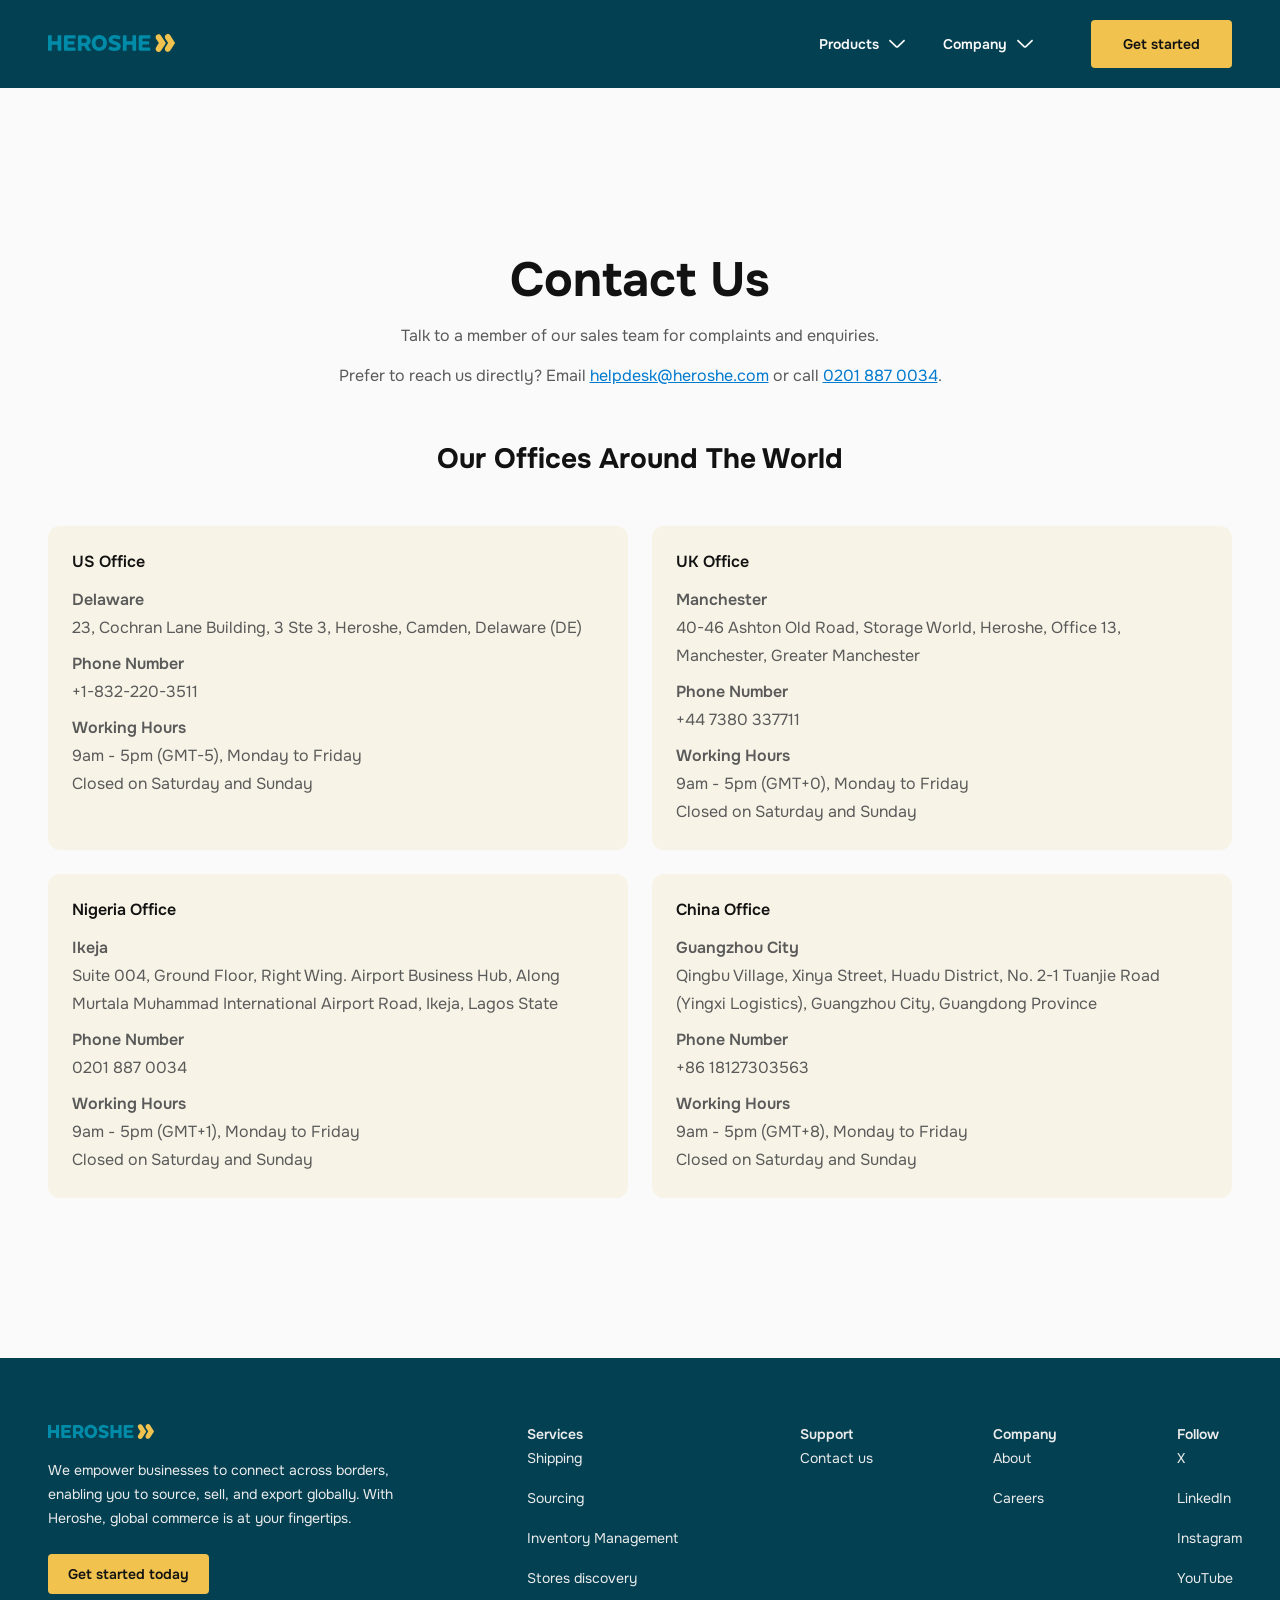
<file: contact-us.html>
<!doctype html>
<html lang="en">
<head>
<meta charset="utf-8" />
<meta name="viewport" content="width=device-width, initial-scale=1" />
<title>Contact Us — Heroshe</title>
<meta name="description" content="Talk to a member of our sales team for complaints and enquiries." />
<link rel="preconnect" href="https://fonts.googleapis.com" />
<link rel="preconnect" href="https://fonts.gstatic.com" crossorigin />
<link href="https://fonts.googleapis.com/css2?family=Onest:wght@400;500;600;700&display=swap" rel="stylesheet" />
<link rel="stylesheet" href="styles.css" />
</head>
<body>

<!-- ───────────────────────── Header ───────────────────────── -->
<header class="header">
  <div class="header__inner">
    <a class="logo logo--header" href="index.html" aria-label="Heroshe home">
      <img src="assets/icons/logo-header.svg" alt="Heroshe" />
    </a>

    <button class="nav-toggle" type="button" aria-label="Open menu" aria-expanded="false" aria-controls="site-nav">
      <img src="assets/icons/hamburger.svg" alt="" aria-hidden="true" />
    </button>

    <nav class="nav" id="site-nav" aria-label="Main">
      <ul class="nav__list">
        <li class="nav__item nav__item--w108 has-menu">
          <button class="nav__trigger" type="button" aria-expanded="false" aria-controls="menu-products">
            Products
            <img class="nav__chevron" src="assets/icons/chevron-down.svg" alt="" aria-hidden="true" />
          </button>
          <div class="navmenu" id="menu-products">
            <a class="navmenu__link" href="ship-for-me.html">Ship for Me</a>
            <a class="navmenu__link" href="buy-for-me.html">Buy for Me</a>
            <a class="navmenu__link" href="buy-for-others.html">Buy for Others</a>
            <a class="navmenu__link" href="fulfil-for-me.html">Fulfil for Me</a>
          </div>
        </li>
        <li class="nav__item has-menu">
          <button class="nav__trigger" type="button" aria-expanded="false" aria-controls="menu-company">
            Company
            <img class="nav__chevron" src="assets/icons/chevron-down.svg" alt="" aria-hidden="true" />
          </button>
          <div class="navmenu" id="menu-company">
            <a class="navmenu__link" href="about.html">About</a>
            <a class="navmenu__link" href="careers.html">Careers</a>
            <a class="navmenu__link" href="contact-us.html" aria-current="page">Contact Us</a>
          </div>
        </li>
      </ul>
      <div class="nav__actions">
        <a class="btn btn--sm" href="get-started.html">Get started</a>
      </div>
    </nav>
  </div>
</header>

<!-- ───────────────────────── Our Offices Around The World ───────────────────────── -->
<section class="offices">
  <div class="offices__inner">

    <div class="section-head">
      <h1 class="section-head__title">Contact Us</h1>
      <p class="section-head__sub">Talk to a member of our sales team for complaints and enquiries.</p>
      <p class="section-head__sub">Prefer to reach us directly? Email <a href="mailto:helpdesk@heroshe.com">helpdesk@heroshe.com</a> or call <a href="tel:+2342018870034">0201 887 0034</a>.</p>
    </div>

    <h2 class="offices__heading">Our Offices Around The World</h2>

    <div class="offices__grid">
      <div class="office">
        <p class="office__title">US Office</p>
        <div class="office__rows">
          <div class="office__row">
            <p><strong>Delaware</strong></p>
            <p>23, Cochran Lane Building, 3 Ste 3, Heroshe, Camden, Delaware (DE)</p>
          </div>
          <div class="office__row">
            <p><strong>Phone Number</strong></p>
            <p><a href="tel:+18322203511">+1-832-220-3511</a></p>
          </div>
          <div class="office__row">
            <p><strong>Working Hours</strong></p>
            <p>9am - 5pm (GMT-5), Monday to Friday<br />Closed on Saturday and Sunday</p>
          </div>
        </div>
      </div>

      <div class="office">
        <p class="office__title">UK Office</p>
        <div class="office__rows">
          <div class="office__row">
            <p><strong>Manchester</strong></p>
            <p>40-46 Ashton Old Road, Storage World, Heroshe, Office 13, Manchester, Greater Manchester</p>
          </div>
          <div class="office__row">
            <p><strong>Phone Number</strong></p>
            <p><a href="tel:+447380337711">+44 7380 337711</a></p>
          </div>
          <div class="office__row">
            <p><strong>Working Hours</strong></p>
            <p>9am - 5pm (GMT+0), Monday to Friday<br />Closed on Saturday and Sunday</p>
          </div>
        </div>
      </div>

      <div class="office">
        <p class="office__title">Nigeria Office</p>
        <div class="office__rows">
          <div class="office__row">
            <p><strong>Ikeja</strong></p>
            <p>Suite 004, Ground Floor, Right Wing. Airport Business Hub, Along Murtala Muhammad International Airport Road, Ikeja, Lagos State</p>
          </div>
          <div class="office__row">
            <p><strong>Phone Number</strong></p>
            <p><a href="tel:+2342018870034">0201 887 0034</a></p>
          </div>
          <div class="office__row">
            <p><strong>Working Hours</strong></p>
            <p>9am - 5pm (GMT+1), Monday to Friday<br />Closed on Saturday and Sunday</p>
          </div>
        </div>
      </div>

      <div class="office">
        <p class="office__title">China Office</p>
        <div class="office__rows">
          <div class="office__row">
            <p><strong>Guangzhou City</strong></p>
            <p>Qingbu Village, Xinya Street, Huadu District, No. 2-1 Tuanjie Road (Yingxi Logistics), Guangzhou City, Guangdong Province</p>
          </div>
          <div class="office__row">
            <p><strong>Phone Number</strong></p>
            <p><a href="tel:+8618127303563">+86 18127303563</a></p>
          </div>
          <div class="office__row">
            <p><strong>Working Hours</strong></p>
            <p>9am - 5pm (GMT+8), Monday to Friday<br />Closed on Saturday and Sunday</p>
          </div>
        </div>
      </div>
    </div>
  </div>
</section>

<!-- ───────────────────────── Footer ───────────────────────── -->
<footer class="footer">
  <div class="footer__inner">

    <div class="footer__brand">
      <div class="footer__brandtop">
        <span class="logo logo--footer"><img src="assets/icons/logo-footer.svg" alt="Heroshe" /></span>
        <p class="footer__blurb">We empower businesses to connect across borders, enabling you to source, sell, and export globally. With Heroshe, global commerce is at your fingertips.</p>
      </div>
      <a class="btn btn--xs" href="get-started.html">Get started today</a>
    </div>

    <details class="footer__col" style="width:153px" open>
      <summary class="footer__heading">
        <span>Services</span>
        <img class="footer__chev" src="assets/icons/chevron-down.svg" alt="" aria-hidden="true" />
      </summary>
      <div class="footer__links">
        <a href="ship-for-me.html">Shipping</a>
        <a href="buy-for-me.html">Sourcing</a>
        <a href="fulfil-for-me.html">Inventory Management</a>
        <a href="buy-for-others.html">Stores discovery</a>
      </div>
    </details>

    <details class="footer__col" style="width:73px" open>
      <summary class="footer__heading">
        <span>Support</span>
        <img class="footer__chev" src="assets/icons/chevron-down.svg" alt="" aria-hidden="true" />
      </summary>
      <div class="footer__links">
        <a href="contact-us.html" aria-current="page">Contact us</a>
      </div>
    </details>

    <details class="footer__col" style="width:64px" open>
      <summary class="footer__heading">
        <span>Company</span>
        <img class="footer__chev" src="assets/icons/chevron-down.svg" alt="" aria-hidden="true" />
      </summary>
      <div class="footer__links">
        <a href="about.html">About</a>
        <a href="careers.html">Careers</a>
      </div>
    </details>

    <details class="footer__col" style="width:66px" open>
      <summary class="footer__heading">
        <span>Follow</span>
        <img class="footer__chev" src="assets/icons/chevron-down.svg" alt="" aria-hidden="true" />
      </summary>
      <div class="footer__links">
        <a href="https://x.com/shipheroshe?lang=en" target="_blank" rel="noopener noreferrer">X</a>
        <a href="https://www.linkedin.com/company/heroshe/posts/" target="_blank" rel="noopener noreferrer">LinkedIn</a>
        <a href="https://www.instagram.com/shipheroshe/?hl=en" target="_blank" rel="noopener noreferrer">Instagram</a>
        <a href="http://youtube.com/user/heroshetv" target="_blank" rel="noopener noreferrer">YouTube</a>
      </div>
    </details>

  </div>
</footer>

<script src="site.js"></script>

</body>
</html>
</file>
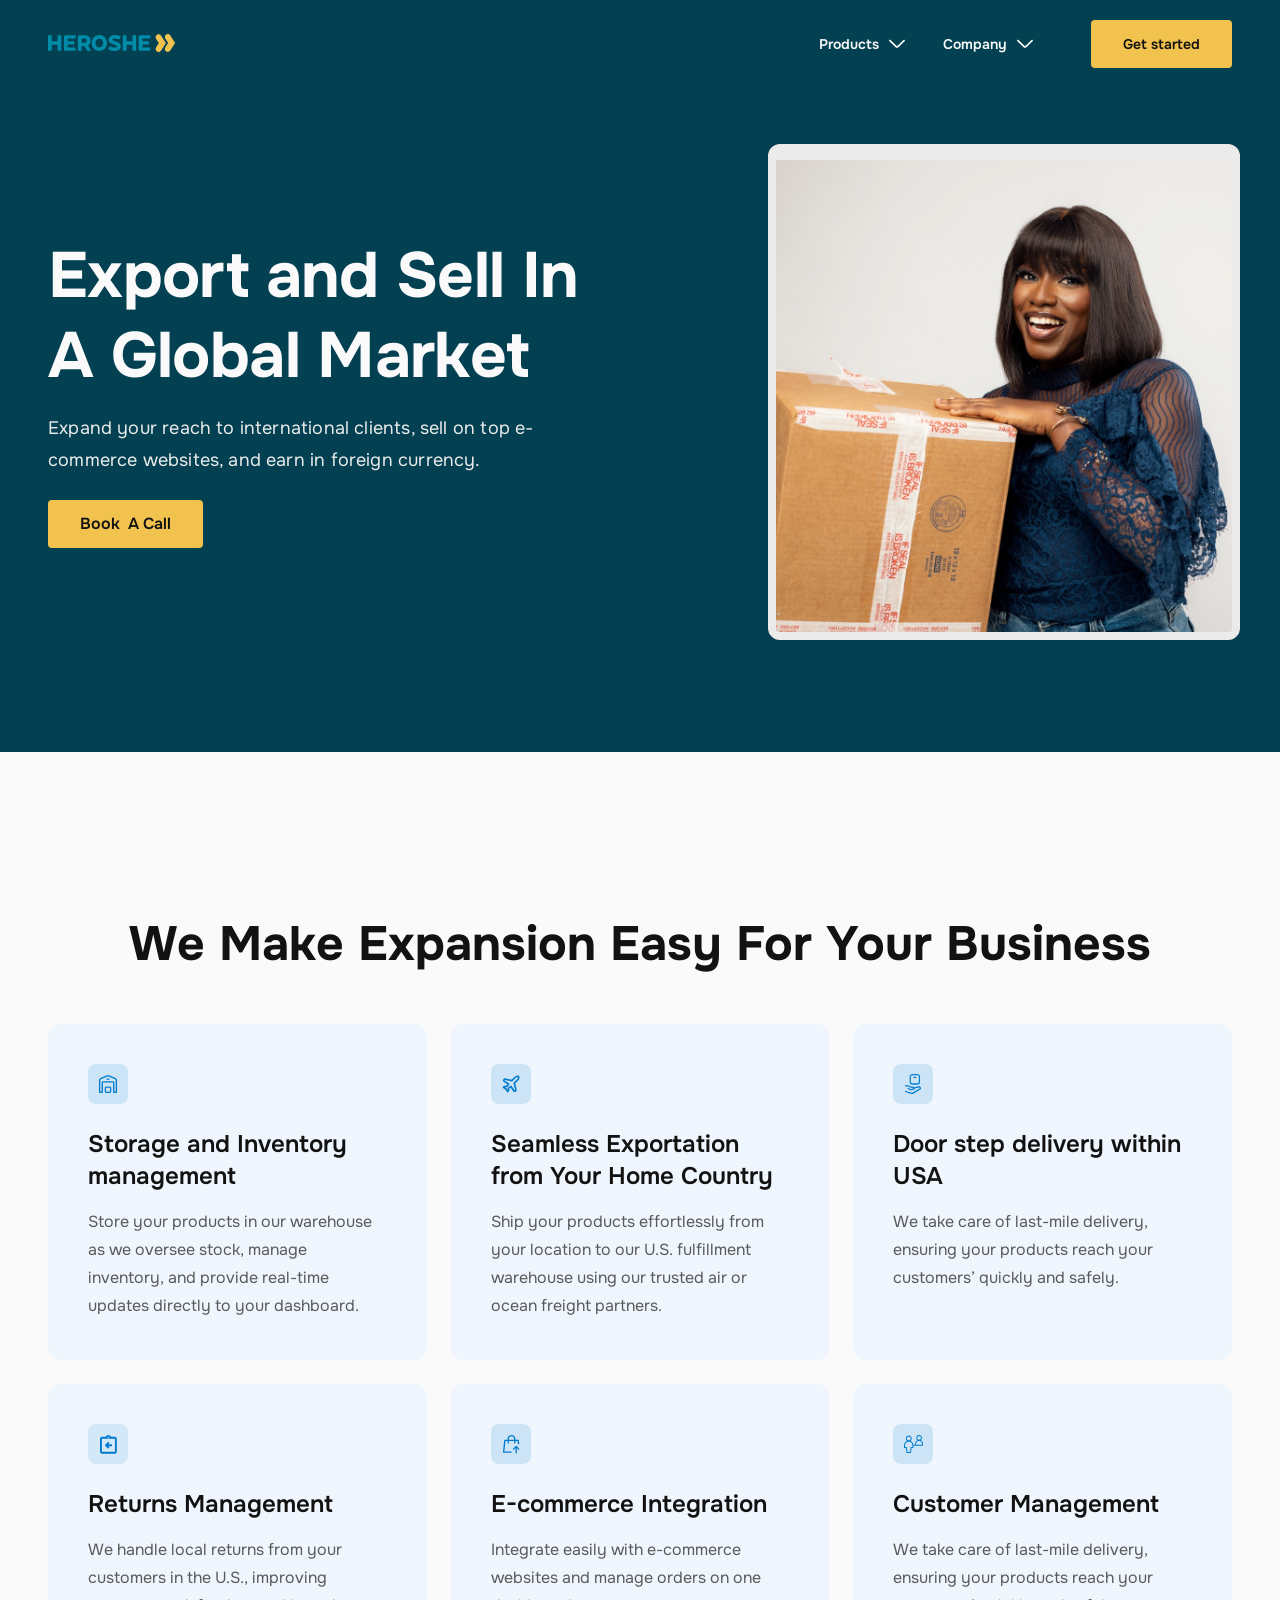
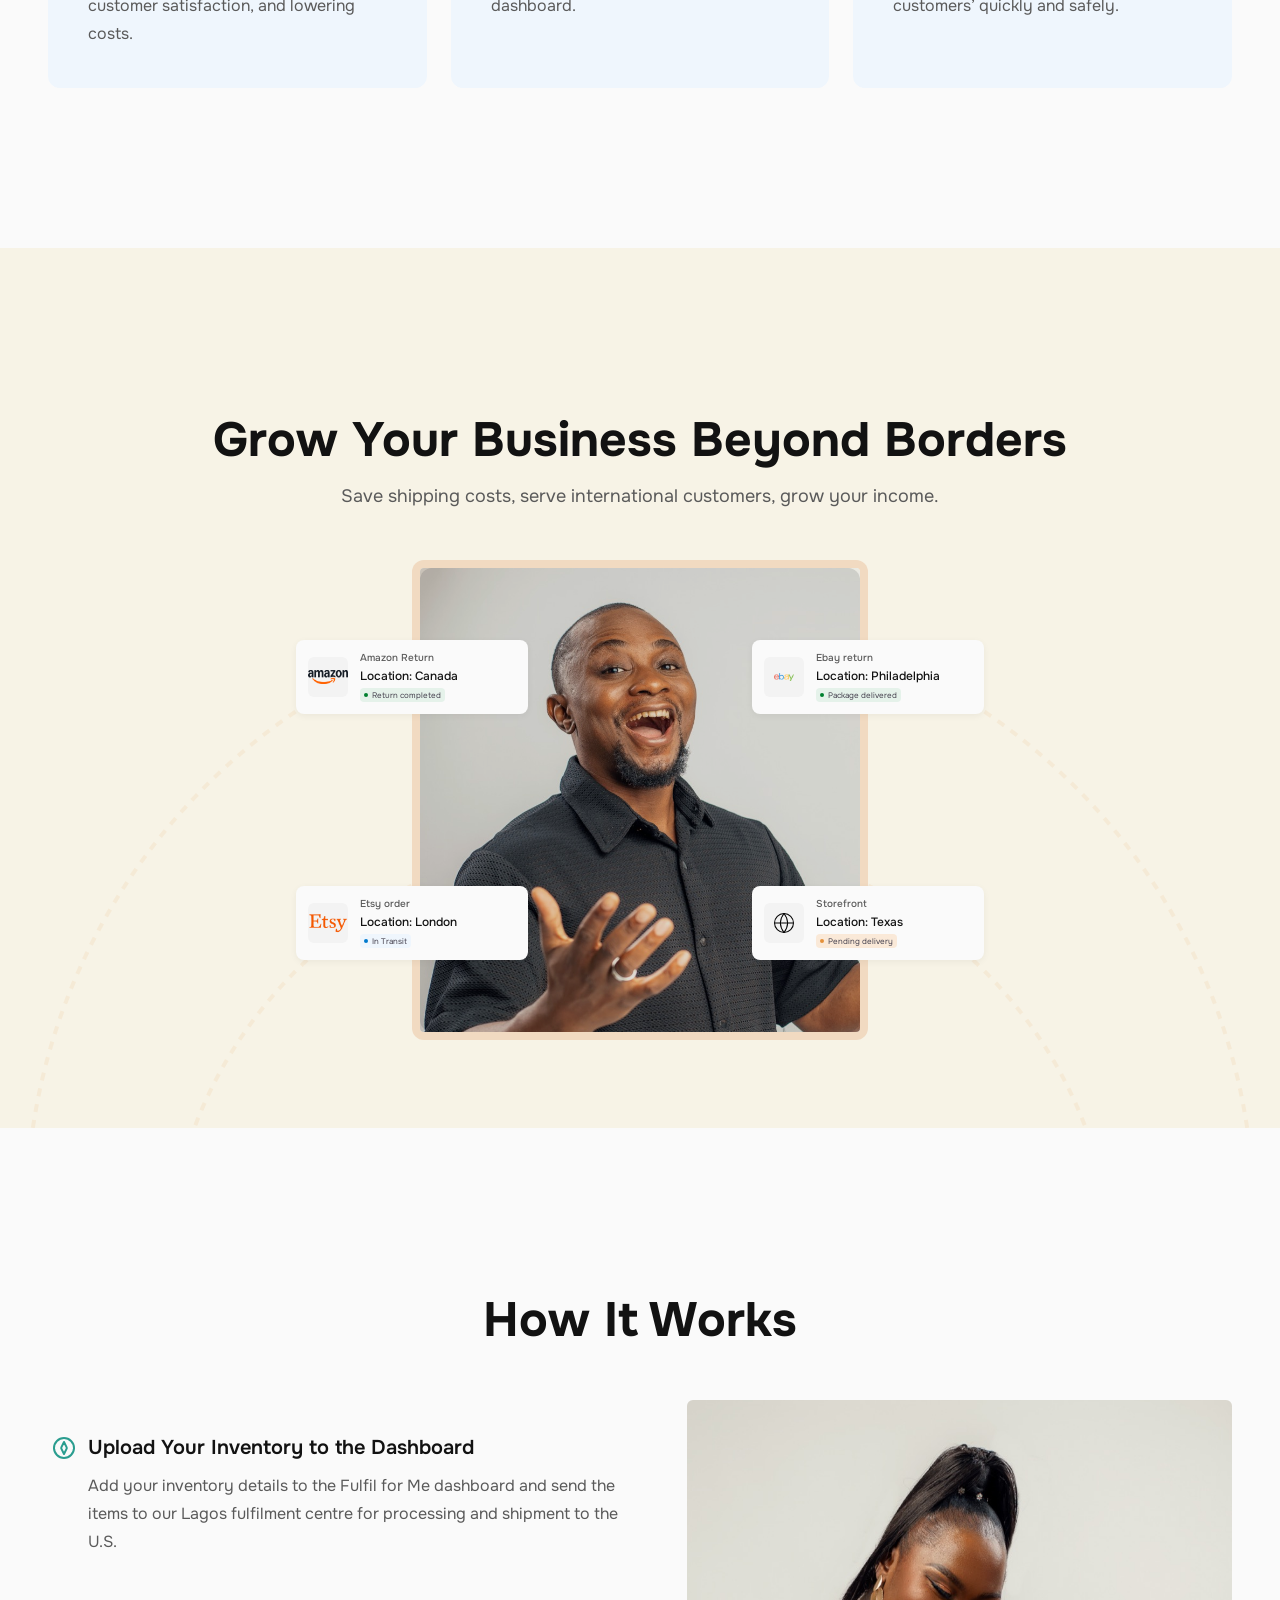
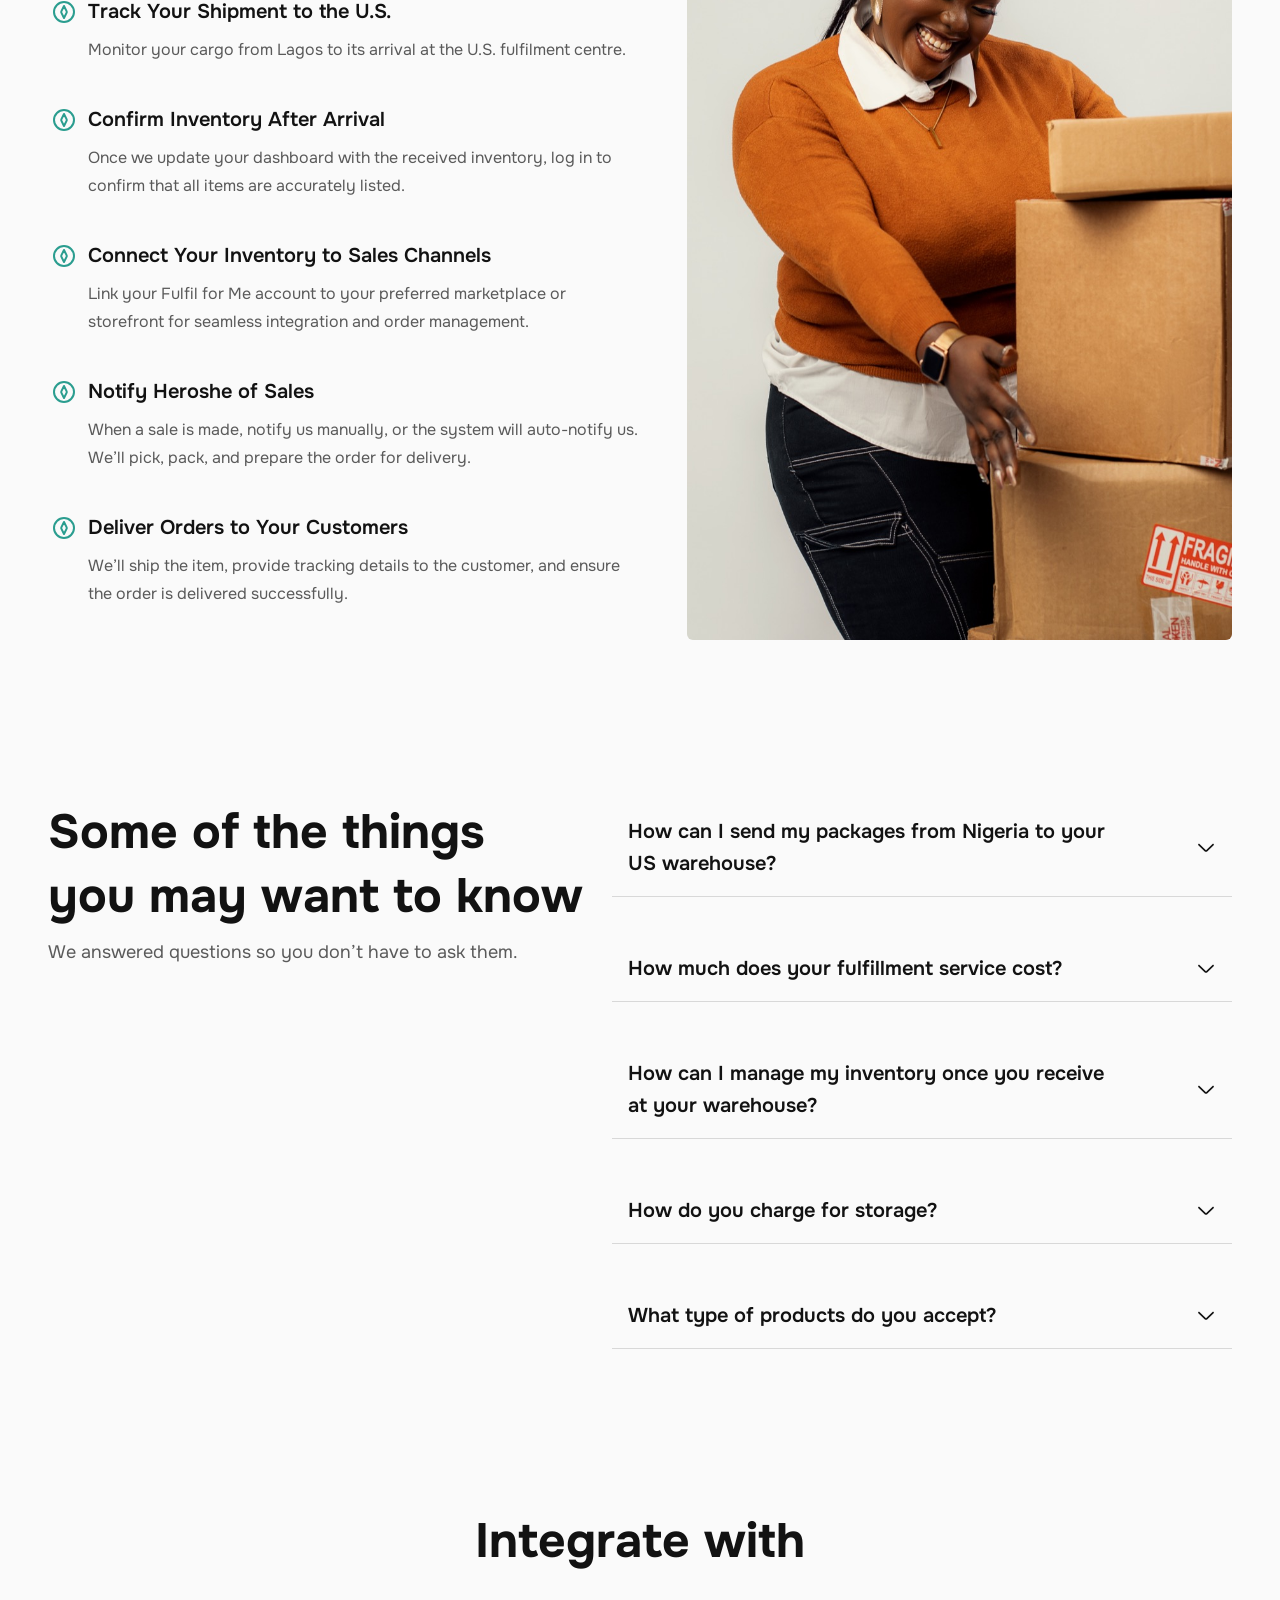
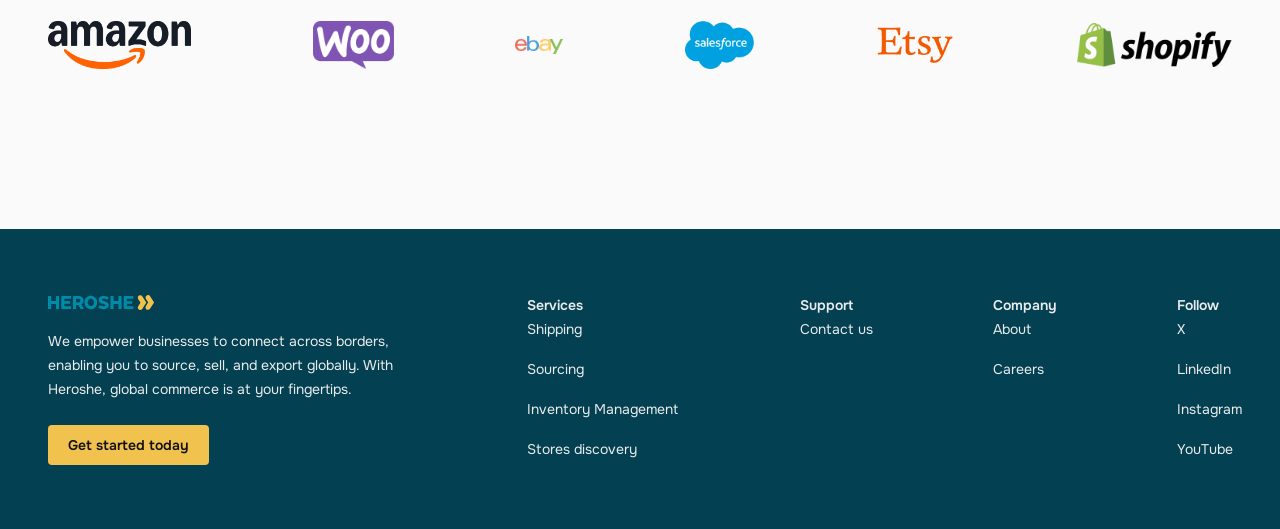
<file: fulfil-for-me.html>
<!doctype html>
<html lang="en">
<head>
<meta charset="utf-8" />
<meta name="viewport" content="width=device-width, initial-scale=1" />
<title>Fulfil for Me — Export and Sell In A Global Market</title>
<meta name="description" content="Expand your reach to international clients, sell on top e-commerce websites, and earn in foreign currency." />
<link rel="preconnect" href="https://fonts.googleapis.com" />
<link rel="preconnect" href="https://fonts.gstatic.com" crossorigin />
<link href="https://fonts.googleapis.com/css2?family=Onest:wght@400;500;600;700&display=swap" rel="stylesheet" />
<link rel="stylesheet" href="styles.css" />
</head>
<body>

<!-- ───────────────────────── Header ───────────────────────── -->
<header class="header">
  <div class="header__inner">
    <a class="logo logo--header" href="index.html" aria-label="Heroshe home">
      <img src="assets/icons/logo-header.svg" alt="Heroshe" />
    </a>

    <button class="nav-toggle" type="button" aria-label="Open menu" aria-expanded="false" aria-controls="site-nav">
      <img src="assets/icons/hamburger.svg" alt="" aria-hidden="true" />
    </button>

    <nav class="nav" id="site-nav" aria-label="Main">
      <ul class="nav__list">
        <li class="nav__item nav__item--w108 has-menu">
          <button class="nav__trigger" type="button" aria-expanded="false" aria-controls="menu-products">
            Products
            <img class="nav__chevron" src="assets/icons/chevron-down.svg" alt="" aria-hidden="true" />
          </button>
          <div class="navmenu" id="menu-products">
            <a class="navmenu__link" href="ship-for-me.html">Ship for Me</a>
            <a class="navmenu__link" href="buy-for-me.html">Buy for Me</a>
            <a class="navmenu__link" href="buy-for-others.html">Buy for Others</a>
            <a class="navmenu__link" href="fulfil-for-me.html" aria-current="page">Fulfil for Me</a>
          </div>
        </li>
        <li class="nav__item has-menu">
          <button class="nav__trigger" type="button" aria-expanded="false" aria-controls="menu-company">
            Company
            <img class="nav__chevron" src="assets/icons/chevron-down.svg" alt="" aria-hidden="true" />
          </button>
          <div class="navmenu" id="menu-company">
            <a class="navmenu__link" href="about.html">About</a>
            <a class="navmenu__link" href="careers.html">Careers</a>
            <a class="navmenu__link" href="contact-us.html">Contact Us</a>
          </div>
        </li>
      </ul>
      <div class="nav__actions">
        <a class="btn btn--sm" href="get-started.html">Get started</a>
      </div>
    </nav>
  </div>
</header>

<!-- ───────────────────────── Hero ───────────────────────── -->
<section class="ahero">
  <div class="ahero__inner">

    <div class="ahero__left shero__left ohero__left">
      <div class="shero__text">
        <h1 class="shero__title">Export and Sell In A Global Market</h1>
        <p class="shero__sub">Expand your reach to international clients, sell on top e-commerce websites, and earn in foreign currency.</p>
      </div>
      <div class="shero__actions">
        <a class="btn btn--lg" href="book-a-call.html">Book&nbsp; A Call</a>
      </div>
    </div>

    <div class="ahero__right">
      <div class="ahero__frame">
        <img class="ahero__photo fhero__photo" src="assets/img/fulfil/hero.jpg" alt="A Heroshe customer holding a parcel" />
      </div>
    </div>

  </div>
</section>

<!-- ───────────────────────── We Make Expansion Easy ───────────────────────── -->
<section class="sourcing expand">
  <div class="sourcing__inner">

    <div class="section-head">
      <h2 class="section-head__title">We Make Expansion Easy For Your Business</h2>
    </div>

    <div class="expand__grid">
      <div class="expand__row">
        <article class="scard">
          <span class="scard__icon"><img class="scard__glyph" src="assets/icons/icon-warehouse.svg" alt="" /></span>
          <div class="scard__text">
            <h3 class="scard__title">Storage and Inventory management</h3>
            <p class="scard__body">Store your products in our warehouse as we oversee stock, manage inventory, and provide real-time updates directly to your dashboard.</p>
          </div>
        </article>

        <article class="scard">
          <span class="scard__icon"><img class="scard__glyph" src="assets/icons/icon-plane.svg" alt="" /></span>
          <div class="scard__text">
            <h3 class="scard__title">Seamless Exportation from Your Home Country</h3>
            <p class="scard__body">Ship your products effortlessly from your location to our U.S. fulfillment warehouse using our trusted air or ocean freight partners.</p>
          </div>
        </article>

        <article class="scard">
          <span class="scard__icon"><img class="scard__glyph" src="assets/icons/icon-safe-delivery.svg" alt="" /></span>
          <div class="scard__text">
            <h3 class="scard__title">Door step delivery within USA</h3>
            <p class="scard__body">We take care of last-mile delivery, ensuring your products reach your customers&rsquo; quickly and safely.</p>
          </div>
        </article>
      </div>

      <div class="expand__row">
        <article class="scard">
          <span class="scard__icon scard__icon--alt"><img class="scard__glyph" src="assets/icons/icon-return.svg" alt="" /></span>
          <div class="scard__text">
            <h3 class="scard__title">Returns Management</h3>
            <p class="scard__body">We handle local returns from your customers in the U.S., improving customer satisfaction, and lowering costs.</p>
          </div>
        </article>

        <article class="scard">
          <span class="scard__icon"><img class="scard__glyph" src="assets/icons/icon-sell.svg" alt="" /></span>
          <div class="scard__text">
            <h3 class="scard__title">E-commerce Integration</h3>
            <p class="scard__body">Integrate easily with e-commerce websites and manage orders on one dashboard.</p>
          </div>
        </article>

        <article class="scard">
          <span class="scard__icon"><img class="scard__glyph" src="assets/icons/icon-customer-desk.svg" alt="" /></span>
          <div class="scard__text">
            <h3 class="scard__title">Customer Management</h3>
            <p class="scard__body">We take care of last-mile delivery, ensuring your products reach your customers&rsquo; quickly and safely.</p>
          </div>
        </article>
      </div>
    </div>

  </div>
</section>

<!-- ───────────────────────── Grow Your Business Beyond Borders ───────────────────────── -->
<section class="customers grow">
  <div class="customers__inner">

    <div class="section-head customers__head grow__head">
      <h2 class="section-head__title">Grow Your Business Beyond Borders</h2>
      <p class="section-head__sub">Save shipping costs, serve international customers, grow your income.</p>
    </div>

    <div class="customers__viewport">
      <div class="customers__stage grow__stage">
        <div class="customers__rings" aria-hidden="true">
          <img class="customers__ring grow__ring--outer" src="assets/img/fulfil/ellipse-1700.png" alt="" />
          <img class="customers__ring grow__ring--inner" src="assets/img/fulfil/ellipse-1701.png" alt="" />
        </div>

        <div class="customers__frame grow__frame">
          <img class="customers__photo grow__photo" src="assets/img/fulfil/grow.jpg" alt="A Heroshe customer fulfilling international orders" />
          <span class="customers__scrim" aria-hidden="true"></span>
        </div>

        <div class="customers__cards">
          <div class="reqcard grow__card grow__card--amazon">
            <span class="reqcard__icon grow__logo"><img src="assets/img/fulfil/logo-amazon.png" alt="Amazon" /></span>
            <div class="reqcard__body">
              <p class="reqcard__from">Amazon Return</p>
              <p class="reqcard__msg">Location: Canada</p>
              <span class="chip chip--success"><i></i>Return completed</span>
            </div>
          </div>

          <div class="reqcard grow__card grow__card--ebay">
            <span class="reqcard__icon grow__logo"><img src="assets/img/fulfil/logo-ebay.png" alt="eBay" /></span>
            <div class="reqcard__body">
              <p class="reqcard__from">Ebay return</p>
              <p class="reqcard__msg">Location: Philadelphia</p>
              <span class="chip chip--success"><i></i>Package delivered</span>
            </div>
          </div>

          <div class="reqcard grow__card grow__card--etsy">
            <span class="reqcard__icon grow__logo"><img src="assets/img/fulfil/logo-etsy.png" alt="Etsy" /></span>
            <div class="reqcard__body">
              <p class="reqcard__from">Etsy order</p>
              <p class="reqcard__msg">Location: London</p>
              <span class="chip chip--highlight"><i></i>In Transit</span>
            </div>
          </div>

          <div class="reqcard grow__card grow__card--storefront">
            <span class="reqcard__icon grow__logo grow__logo--icon"><img src="assets/icons/icon-web.svg" alt="" /></span>
            <div class="reqcard__body">
              <p class="reqcard__from">Storefront</p>
              <p class="reqcard__msg">Location: Texas</p>
              <span class="chip chip--warning"><i></i>Pending delivery</span>
            </div>
          </div>
        </div>
      </div>
    </div>

  </div>
</section>

<!-- ───────────────────────── How It Works ───────────────────────── -->
<section class="howto howto--others howto--fulfil">
  <div class="howto__inner">

    <h2 class="section-head__title howto__title">How It Works</h2>

    <div class="howto__row">
      <ol class="howto__steps">
        <li class="step">
          <span class="step__icon"><img src="assets/icons/compass.svg" alt="" /></span>
          <div class="step__text">
            <h3 class="step__title">Upload Your Inventory to the Dashboard</h3>
            <p class="step__body">Add your inventory details to the Fulfil for Me dashboard and send the items to our Lagos fulfilment centre for processing and shipment to the U.S.</p>
          </div>
        </li>
        <li class="step">
          <span class="step__icon"><img src="assets/icons/compass.svg" alt="" /></span>
          <div class="step__text">
            <h3 class="step__title">Track Your Shipment to the U.S.</h3>
            <p class="step__body">Monitor your cargo from Lagos to its arrival at the U.S. fulfilment centre.</p>
          </div>
        </li>
        <li class="step">
          <span class="step__icon"><img src="assets/icons/compass.svg" alt="" /></span>
          <div class="step__text">
            <h3 class="step__title">Confirm Inventory After Arrival</h3>
            <p class="step__body">Once we update your dashboard with the received inventory, log in to confirm that all items are accurately listed.</p>
          </div>
        </li>
        <li class="step">
          <span class="step__icon"><img src="assets/icons/compass.svg" alt="" /></span>
          <div class="step__text">
            <h3 class="step__title">Connect Your Inventory to Sales Channels</h3>
            <p class="step__body">Link your Fulfil for Me account to your preferred marketplace or storefront for seamless integration and order management.</p>
          </div>
        </li>
        <li class="step">
          <span class="step__icon"><img src="assets/icons/compass.svg" alt="" /></span>
          <div class="step__text">
            <h3 class="step__title">Notify Heroshe of Sales</h3>
            <p class="step__body">When a sale is made, notify us manually, or the system will auto-notify us. We&rsquo;ll pick, pack, and prepare the order for delivery.</p>
          </div>
        </li>
        <li class="step">
          <span class="step__icon"><img src="assets/icons/compass.svg" alt="" /></span>
          <div class="step__text">
            <h3 class="step__title">Deliver Orders to Your Customers</h3>
            <p class="step__body">We&rsquo;ll ship the item, provide tracking details to the customer, and ensure the order is delivered successfully.</p>
          </div>
        </li>
      </ol>

      <div class="howto__figure">
        <img src="assets/img/fulfil/howto.jpg" alt="A Heroshe customer packing an order for fulfilment" />
      </div>
    </div>

  </div>
</section>

<!-- ───────────────────────── FAQ ───────────────────────── -->
<section class="faq">
  <div class="faq__inner">

    <div class="faq__intro">
      <h2 class="faq__title">Some of the things you may want to know</h2>
      <p class="faq__sub">We answered questions so you don&rsquo;t have to ask them.</p>
    </div>

    <div class="faq__list">
      <details class="qa">
        <summary class="qa__q">
          <span>How can I send my packages from Nigeria to your US warehouse?</span>
          <img class="qa__chev" src="assets/icons/chevron-down-dark-20.svg" alt="" aria-hidden="true" />
        </summary>
        <p class="qa__a">Ship your inventory to our Lagos fulfilment centre; we handle the freight to our U.S. warehouse and keep your dashboard updated the whole way.</p>
      </details>

      <details class="qa">
        <summary class="qa__q">
          <span>How much does your fulfillment service cost?</span>
          <img class="qa__chev" src="assets/icons/chevron-down-dark-20.svg" alt="" aria-hidden="true" />
        </summary>
        <p class="qa__a">Fulfilment fees are based on your storage volume and monthly order count. Reach out to our team or book a call for a quote tailored to your catalogue size.</p>
      </details>

      <details class="qa">
        <summary class="qa__q">
          <span>How can I manage my inventory once you receive at your warehouse?</span>
          <img class="qa__chev" src="assets/icons/chevron-down-dark-20.svg" alt="" aria-hidden="true" />
        </summary>
        <p class="qa__a">Once your inventory arrives, you can view live stock levels, update listings, and track every item from your Fulfil for Me dashboard, synced with your connected sales channels.</p>
      </details>

      <details class="qa">
        <summary class="qa__q">
          <span>How do you charge for storage?</span>
          <img class="qa__chev" src="assets/icons/chevron-down-dark-20.svg" alt="" aria-hidden="true" />
        </summary>
        <p class="qa__a">Storage is billed monthly based on the space your inventory occupies in our U.S. warehouse, so keeping stock turning over efficiently keeps your storage cost down.</p>
      </details>

      <details class="qa">
        <summary class="qa__q">
          <span>What type of products do you accept?</span>
          <img class="qa__chev" src="assets/icons/chevron-down-dark-20.svg" alt="" aria-hidden="true" />
        </summary>
        <p class="qa__a">We accept most physical retail goods, including clothing, accessories, beauty, and home products, excluding hazardous, perishable, or otherwise restricted items.</p>
      </details>
    </div>

  </div>
</section>

<!-- ───────────────────────── Integrate with ───────────────────────── -->
<section class="integrate">
  <div class="integrate__inner">

    <h2 class="section-head__title integrate__title">Integrate with</h2>

    <ul class="integrate__row">
      <li><img class="integrate__logo integrate__logo--amazon" src="assets/img/fulfil/logo-amazon.png" alt="Amazon" /></li>
      <li><img class="integrate__logo integrate__logo--woo" src="assets/img/fulfil/logo-woocommerce.png" alt="WooCommerce" /></li>
      <li><img class="integrate__logo integrate__logo--ebay" src="assets/img/fulfil/logo-ebay.png" alt="eBay" /></li>
      <li><img class="integrate__logo integrate__logo--salesforce" src="assets/img/fulfil/logo-salesforce.png" alt="Salesforce" /></li>
      <li><img class="integrate__logo integrate__logo--etsy" src="assets/img/fulfil/logo-etsy.png" alt="Etsy" /></li>
      <li><img class="integrate__logo integrate__logo--shopify" src="assets/img/fulfil/logo-shopify.png" alt="Shopify" /></li>
    </ul>

  </div>
</section>

<!-- ───────────────────────── Footer ───────────────────────── -->
<footer class="footer">
  <div class="footer__inner">

    <div class="footer__brand">
      <div class="footer__brandtop">
        <span class="logo logo--footer"><img src="assets/icons/logo-footer.svg" alt="Heroshe" /></span>
        <p class="footer__blurb">We empower businesses to connect across borders, enabling you to source, sell, and export globally. With Heroshe, global commerce is at your fingertips.</p>
      </div>
      <a class="btn btn--xs" href="get-started.html">Get started today</a>
    </div>

    <details class="footer__col" style="width:153px" open>
      <summary class="footer__heading">
        <span>Services</span>
        <img class="footer__chev" src="assets/icons/chevron-down.svg" alt="" aria-hidden="true" />
      </summary>
      <div class="footer__links">
        <a href="ship-for-me.html">Shipping</a>
        <a href="buy-for-me.html">Sourcing</a>
        <a href="fulfil-for-me.html">Inventory Management</a>
        <a href="buy-for-others.html">Stores discovery</a>
      </div>
    </details>

    <details class="footer__col" style="width:73px" open>
      <summary class="footer__heading">
        <span>Support</span>
        <img class="footer__chev" src="assets/icons/chevron-down.svg" alt="" aria-hidden="true" />
      </summary>
      <div class="footer__links">
        <a href="contact-us.html">Contact us</a>
      </div>
    </details>

    <details class="footer__col" style="width:64px" open>
      <summary class="footer__heading">
        <span>Company</span>
        <img class="footer__chev" src="assets/icons/chevron-down.svg" alt="" aria-hidden="true" />
      </summary>
      <div class="footer__links">
        <a href="about.html">About</a>
        <a href="careers.html">Careers</a>
      </div>
    </details>

    <details class="footer__col" style="width:66px" open>
      <summary class="footer__heading">
        <span>Follow</span>
        <img class="footer__chev" src="assets/icons/chevron-down.svg" alt="" aria-hidden="true" />
      </summary>
      <div class="footer__links">
        <a href="https://x.com/shipheroshe?lang=en" target="_blank" rel="noopener noreferrer">X</a>
        <a href="https://www.linkedin.com/company/heroshe/posts/" target="_blank" rel="noopener noreferrer">LinkedIn</a>
        <a href="https://www.instagram.com/shipheroshe/?hl=en" target="_blank" rel="noopener noreferrer">Instagram</a>
        <a href="http://youtube.com/user/heroshetv" target="_blank" rel="noopener noreferrer">YouTube</a>
      </div>
    </details>

  </div>
</footer>

<script src="site.js"></script>

</body>
</html>
</file>
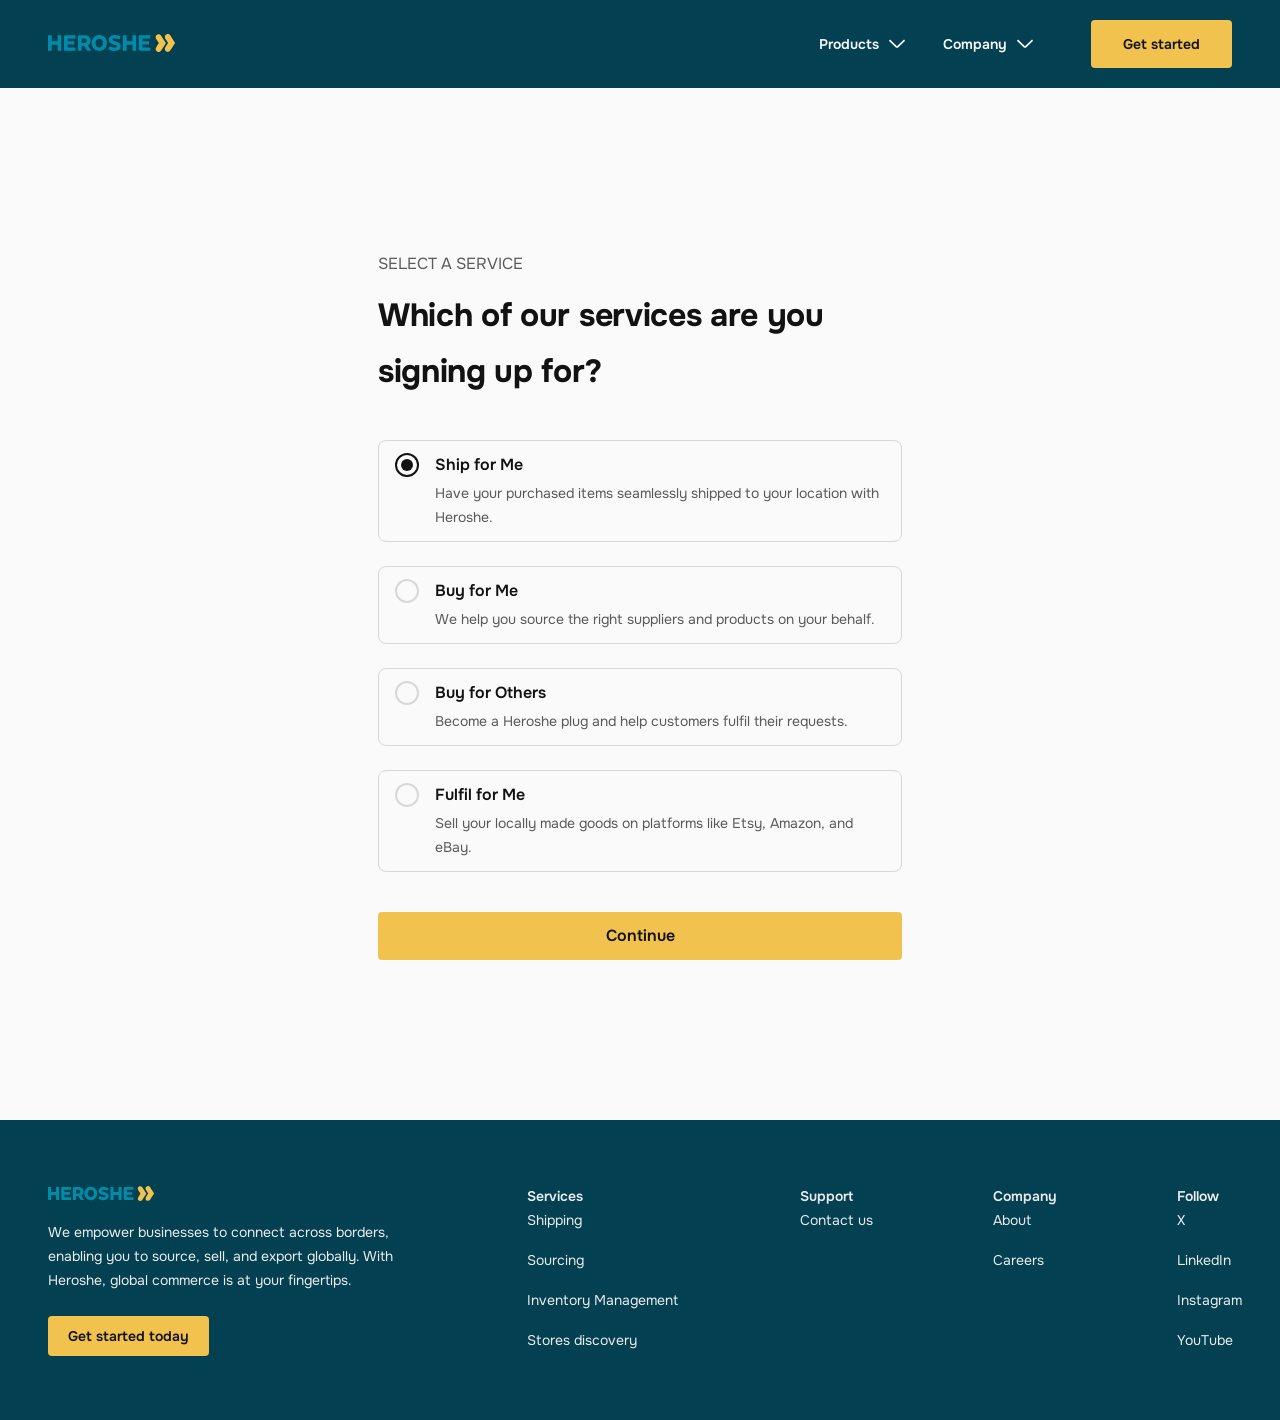
<file: get-started.html>
<!doctype html>
<html lang="en">
<head>
<meta charset="utf-8" />
<meta name="viewport" content="width=device-width, initial-scale=1" />
<title>Get Started — Choose a Heroshe Service</title>
<meta name="description" content="Tell us which Heroshe service you're signing up for and we'll take you there." />
<link rel="preconnect" href="https://fonts.googleapis.com" />
<link rel="preconnect" href="https://fonts.gstatic.com" crossorigin />
<link href="https://fonts.googleapis.com/css2?family=Onest:wght@400;500;600;700&display=swap" rel="stylesheet" />
<link rel="stylesheet" href="styles.css" />
</head>
<body>

<!-- ───────────────────────── Header ───────────────────────── -->
<header class="header">
  <div class="header__inner">
    <a class="logo logo--header" href="index.html" aria-label="Heroshe home">
      <img src="assets/icons/logo-header.svg" alt="Heroshe" />
    </a>

    <button class="nav-toggle" type="button" aria-label="Open menu" aria-expanded="false" aria-controls="site-nav">
      <img src="assets/icons/hamburger.svg" alt="" aria-hidden="true" />
    </button>

    <nav class="nav" id="site-nav" aria-label="Main">
      <ul class="nav__list">
        <li class="nav__item nav__item--w108 has-menu">
          <button class="nav__trigger" type="button" aria-expanded="false" aria-controls="menu-products">
            Products
            <img class="nav__chevron" src="assets/icons/chevron-down.svg" alt="" aria-hidden="true" />
          </button>
          <div class="navmenu" id="menu-products">
            <a class="navmenu__link" href="ship-for-me.html">Ship for Me</a>
            <a class="navmenu__link" href="buy-for-me.html">Buy for Me</a>
            <a class="navmenu__link" href="buy-for-others.html">Buy for Others</a>
            <a class="navmenu__link" href="fulfil-for-me.html">Fulfil for Me</a>
          </div>
        </li>
        <li class="nav__item has-menu">
          <button class="nav__trigger" type="button" aria-expanded="false" aria-controls="menu-company">
            Company
            <img class="nav__chevron" src="assets/icons/chevron-down.svg" alt="" aria-hidden="true" />
          </button>
          <div class="navmenu" id="menu-company">
            <a class="navmenu__link" href="about.html">About</a>
            <a class="navmenu__link" href="careers.html">Careers</a>
            <a class="navmenu__link" href="contact-us.html">Contact Us</a>
          </div>
        </li>
      </ul>
      <div class="nav__actions">
        <a class="btn btn--sm" href="get-started.html">Get started</a>
      </div>
    </nav>
  </div>
</header>

<!-- ───────────────────────── Select a service ───────────────────────── -->
<main class="signup">
  <div class="signup__inner">

    <div class="signup__head">
      <p class="signup__eyebrow">SELECT A SERVICE</p>
      <h1 class="signup__title">Which of our services are you signing up for?</h1>
    </div>

    <form class="signup__form" id="signup-form">
      <div class="signup__options">
        <label class="soption">
          <input type="radio" name="service" value="ship-for-me.html" checked />
          <span class="soption__body">
            <span class="soption__title">Ship for Me</span>
            <span class="soption__desc">Have your purchased items seamlessly shipped to your location with Heroshe.</span>
          </span>
        </label>

        <label class="soption">
          <input type="radio" name="service" value="buy-for-me.html" />
          <span class="soption__body">
            <span class="soption__title">Buy for Me</span>
            <span class="soption__desc">We help you source the right suppliers and products on your behalf.</span>
          </span>
        </label>

        <label class="soption">
          <input type="radio" name="service" value="buy-for-others.html" />
          <span class="soption__body">
            <span class="soption__title">Buy for Others</span>
            <span class="soption__desc">Become a Heroshe plug and help customers fulfil their requests.</span>
          </span>
        </label>

        <label class="soption">
          <input type="radio" name="service" value="fulfil-for-me.html" />
          <span class="soption__body">
            <span class="soption__title">Fulfil for Me</span>
            <span class="soption__desc">Sell your locally made goods on platforms like Etsy, Amazon, and eBay.</span>
          </span>
        </label>
      </div>

      <button class="btn btn--lg signup__submit" type="submit">Continue</button>
    </form>

  </div>
</main>

<!-- ───────────────────────── Footer ───────────────────────── -->
<footer class="footer">
  <div class="footer__inner">

    <div class="footer__brand">
      <div class="footer__brandtop">
        <span class="logo logo--footer"><img src="assets/icons/logo-footer.svg" alt="Heroshe" /></span>
        <p class="footer__blurb">We empower businesses to connect across borders, enabling you to source, sell, and export globally. With Heroshe, global commerce is at your fingertips.</p>
      </div>
      <a class="btn btn--xs" href="get-started.html">Get started today</a>
    </div>

    <details class="footer__col" style="width:153px" open>
      <summary class="footer__heading">
        <span>Services</span>
        <img class="footer__chev" src="assets/icons/chevron-down.svg" alt="" aria-hidden="true" />
      </summary>
      <div class="footer__links">
        <a href="ship-for-me.html">Shipping</a>
        <a href="buy-for-me.html">Sourcing</a>
        <a href="fulfil-for-me.html">Inventory Management</a>
        <a href="buy-for-others.html">Stores discovery</a>
      </div>
    </details>

    <details class="footer__col" style="width:73px" open>
      <summary class="footer__heading">
        <span>Support</span>
        <img class="footer__chev" src="assets/icons/chevron-down.svg" alt="" aria-hidden="true" />
      </summary>
      <div class="footer__links">
        <a href="contact-us.html">Contact us</a>
      </div>
    </details>

    <details class="footer__col" style="width:64px" open>
      <summary class="footer__heading">
        <span>Company</span>
        <img class="footer__chev" src="assets/icons/chevron-down.svg" alt="" aria-hidden="true" />
      </summary>
      <div class="footer__links">
        <a href="about.html">About</a>
        <a href="careers.html">Careers</a>
      </div>
    </details>

    <details class="footer__col" style="width:66px" open>
      <summary class="footer__heading">
        <span>Follow</span>
        <img class="footer__chev" src="assets/icons/chevron-down.svg" alt="" aria-hidden="true" />
      </summary>
      <div class="footer__links">
        <a href="https://x.com/shipheroshe?lang=en" target="_blank" rel="noopener noreferrer">X</a>
        <a href="https://www.linkedin.com/company/heroshe/posts/" target="_blank" rel="noopener noreferrer">LinkedIn</a>
        <a href="https://www.instagram.com/shipheroshe/?hl=en" target="_blank" rel="noopener noreferrer">Instagram</a>
        <a href="http://youtube.com/user/heroshetv" target="_blank" rel="noopener noreferrer">YouTube</a>
      </div>
    </details>

  </div>
</footer>

<script src="site.js"></script>

</body>
</html>
</file>
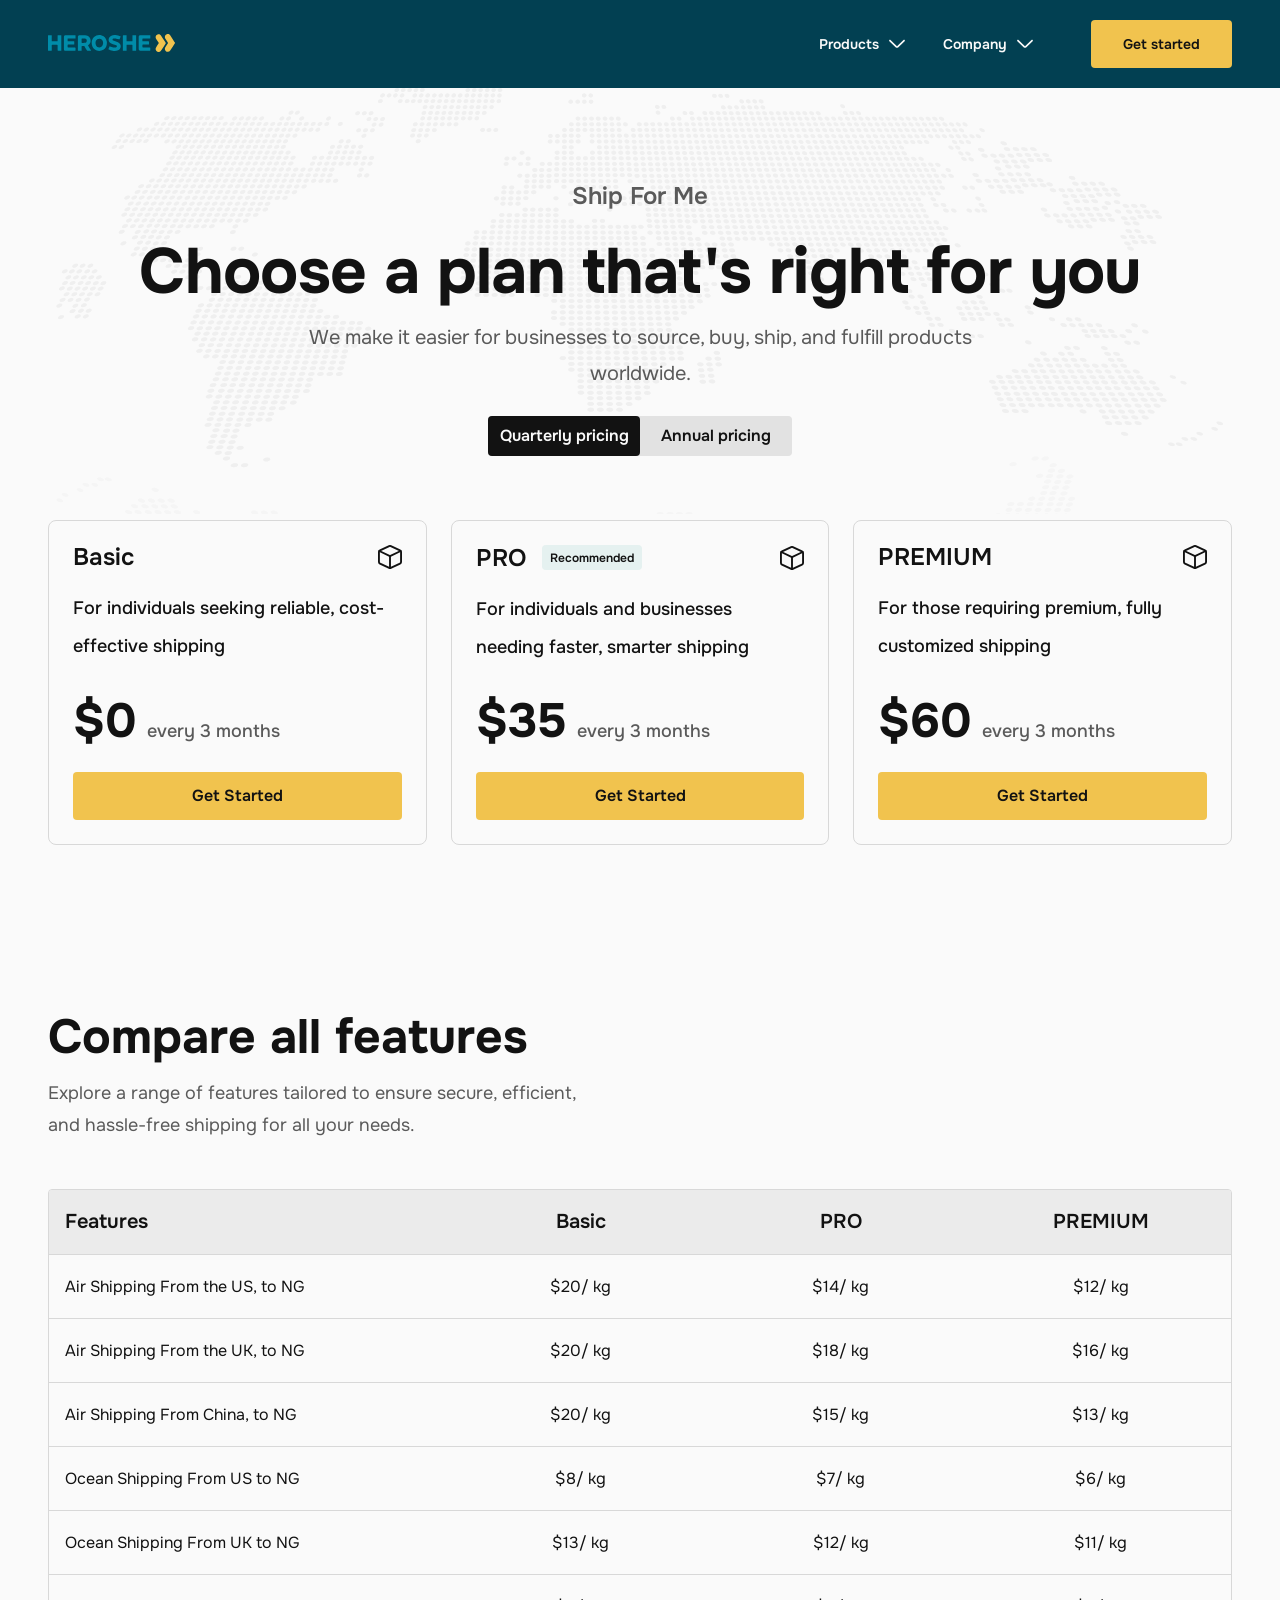
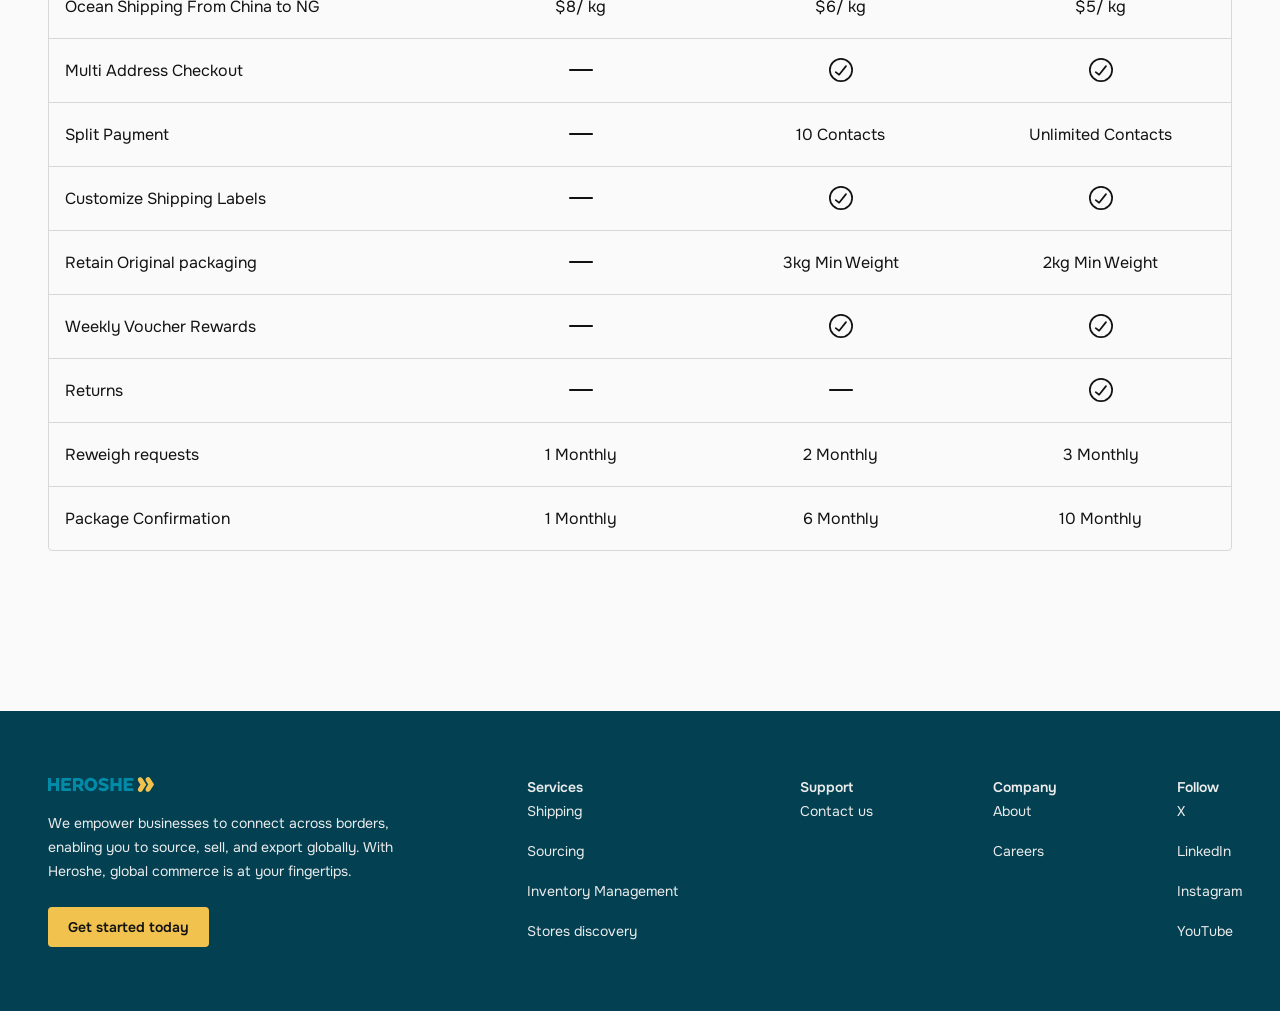
<file: pricing.html>
<!doctype html>
<html lang="en">
<head>
<meta charset="utf-8" />
<meta name="viewport" content="width=device-width, initial-scale=1" />
<title>Ship for Me Pricing — Choose a Plan | Heroshe</title>
<meta name="description" content="We make it easier for businesses to source, buy, ship, and fulfill products worldwide. Compare Basic, PRO, and Premium plans." />
<link rel="preconnect" href="https://fonts.googleapis.com" />
<link rel="preconnect" href="https://fonts.gstatic.com" crossorigin />
<link href="https://fonts.googleapis.com/css2?family=Onest:wght@400;500;600;700&display=swap" rel="stylesheet" />
<link rel="stylesheet" href="styles.css" />
</head>
<body>

<!-- ───────────────────────── Header ───────────────────────── -->
<header class="header">
  <div class="header__inner">
    <a class="logo logo--header" href="index.html" aria-label="Heroshe home">
      <img src="assets/icons/logo-header.svg" alt="Heroshe" />
    </a>

    <button class="nav-toggle" type="button" aria-label="Open menu" aria-expanded="false" aria-controls="site-nav">
      <img src="assets/icons/hamburger.svg" alt="" aria-hidden="true" />
    </button>

    <nav class="nav" id="site-nav" aria-label="Main">
      <ul class="nav__list">
        <li class="nav__item nav__item--w108 has-menu">
          <button class="nav__trigger" type="button" aria-expanded="false" aria-controls="menu-products">
            Products
            <img class="nav__chevron" src="assets/icons/chevron-down.svg" alt="" aria-hidden="true" />
          </button>
          <div class="navmenu" id="menu-products">
            <a class="navmenu__link" href="ship-for-me.html">Ship for Me</a>
            <a class="navmenu__link" href="buy-for-me.html">Buy for Me</a>
            <a class="navmenu__link" href="buy-for-others.html">Buy for Others</a>
            <a class="navmenu__link" href="fulfil-for-me.html">Fulfil for Me</a>
          </div>
        </li>
        <li class="nav__item has-menu">
          <button class="nav__trigger" type="button" aria-expanded="false" aria-controls="menu-company">
            Company
            <img class="nav__chevron" src="assets/icons/chevron-down.svg" alt="" aria-hidden="true" />
          </button>
          <div class="navmenu" id="menu-company">
            <a class="navmenu__link" href="about.html">About</a>
            <a class="navmenu__link" href="careers.html">Careers</a>
            <a class="navmenu__link" href="contact-us.html">Contact Us</a>
          </div>
        </li>
      </ul>
      <div class="nav__actions">
        <a class="btn btn--sm" href="get-started.html">Get started</a>
      </div>
    </nav>
  </div>
</header>

<!-- ───────────────────────── Hero ───────────────────────── -->
<section class="phero">
  <img class="phero__map" src="assets/img/pricing/map.png" alt="" aria-hidden="true" />
  <div class="phero__inner">
    <p class="phero__eyebrow">Ship For Me</p>
    <div class="phero__text">
      <h1 class="phero__title">Choose a plan that's right for you</h1>
      <p class="phero__sub">We make it easier for businesses to source, buy, ship, and fulfill products worldwide.</p>
    </div>
    <div class="phero__toggle" role="tablist" aria-label="Billing period">
      <button type="button" class="phero__toggle-btn is-active" data-billing="quarterly" aria-selected="true">Quarterly pricing</button>
      <button type="button" class="phero__toggle-btn" data-billing="annual" aria-selected="false">Annual pricing</button>
    </div>
  </div>
</section>

<!-- ───────────────────────── Pricing cards ───────────────────────── -->
<section class="pcards">
  <div class="pcards__inner">

    <div class="pcard">
      <div class="pcard__top">
        <div class="pcard__head">
          <div class="pcard__name-row">
            <span class="pcard__name">Basic</span>
          </div>
          <img class="pcard__cube" src="assets/icons/cube.svg" alt="" aria-hidden="true" />
        </div>
        <p class="pcard__desc">For individuals seeking reliable, cost-effective shipping</p>
      </div>
      <div class="pcard__bottom">
        <p class="pcard__price"><span class="pcard__amount" data-quarterly="$0" data-annual="$0">$0</span><span class="pcard__cadence" data-quarterly="every 3 months" data-annual="per year">every 3 months</span></p>
        <a class="btn pcard__cta" href="get-started.html">Get Started</a>
      </div>
    </div>

    <div class="pcard">
      <div class="pcard__top">
        <div class="pcard__head">
          <div class="pcard__name-row">
            <span class="pcard__name">PRO</span>
            <span class="pcard__badge">Recommended</span>
          </div>
          <img class="pcard__cube" src="assets/icons/cube.svg" alt="" aria-hidden="true" />
        </div>
        <p class="pcard__desc">For individuals and businesses needing faster, smarter shipping</p>
      </div>
      <div class="pcard__bottom">
        <p class="pcard__price"><span class="pcard__amount" data-quarterly="$35" data-annual="$130">$35</span><span class="pcard__cadence" data-quarterly="every 3 months" data-annual="per year">every 3 months</span></p>
        <a class="btn pcard__cta" href="get-started.html">Get Started</a>
      </div>
    </div>

    <div class="pcard">
      <div class="pcard__top">
        <div class="pcard__head">
          <div class="pcard__name-row">
            <span class="pcard__name">PREMIUM</span>
          </div>
          <img class="pcard__cube" src="assets/icons/cube.svg" alt="" aria-hidden="true" />
        </div>
        <p class="pcard__desc">For those requiring premium, fully customized shipping</p>
      </div>
      <div class="pcard__bottom">
        <p class="pcard__price"><span class="pcard__amount" data-quarterly="$60" data-annual="$220">$60</span><span class="pcard__cadence" data-quarterly="every 3 months" data-annual="per year">every 3 months</span></p>
        <a class="btn pcard__cta" href="get-started.html">Get Started</a>
      </div>
    </div>

  </div>
</section>

<!-- ───────────────────────── Compare all features ───────────────────────── -->
<section class="pfeat">
  <div class="pfeat__inner">

    <div class="pfeat__head">
      <h2 class="pfeat__title">Compare all features</h2>
      <p class="pfeat__sub">Explore a range of features tailored to ensure secure, efficient, and hassle-free shipping for all your needs.</p>
    </div>

    <div class="ptabs" role="tablist" aria-label="Select a plan to view">
      <button class="ptabs__btn is-active" type="button" role="tab" aria-selected="true" data-plan="basic">Basic</button>
      <button class="ptabs__btn" type="button" role="tab" aria-selected="false" data-plan="pro">PRO</button>
      <button class="ptabs__btn" type="button" role="tab" aria-selected="false" data-plan="premium">PREMIUM</button>
    </div>

    <div class="pfeat__table-wrap">
      <table class="ptable" data-active-plan="basic">
        <colgroup>
          <col class="ptable__col ptable__col--feature" />
          <col class="ptable__col ptable__col--basic" />
          <col class="ptable__col ptable__col--pro" />
          <col class="ptable__col ptable__col--premium" />
        </colgroup>
        <thead>
          <tr>
            <th>Features</th>
            <th class="ptable__value ptable__value--basic">Basic</th>
            <th class="ptable__value ptable__value--pro">PRO</th>
            <th class="ptable__value ptable__value--premium">PREMIUM</th>
          </tr>
        </thead>
        <tbody>
          <tr>
            <td>Air Shipping From the US, to NG</td>
            <td class="ptable__value ptable__value--basic" data-quarterly="$20/ kg" data-annual="$15/ kg">$20/ kg</td>
            <td class="ptable__value ptable__value--pro" data-quarterly="$14/ kg" data-annual="$13/ kg">$14/ kg</td>
            <td class="ptable__value ptable__value--premium" data-quarterly="$12/ kg" data-annual="$11/ kg">$12/ kg</td>
          </tr>
          <tr>
            <td>Air Shipping From the UK, to NG</td>
            <td class="ptable__value ptable__value--basic">$20/ kg</td>
            <td class="ptable__value ptable__value--pro">$18/ kg</td>
            <td class="ptable__value ptable__value--premium">$16/ kg</td>
          </tr>
          <tr>
            <td>Air Shipping From China, to NG</td>
            <td class="ptable__value ptable__value--basic">$20/ kg</td>
            <td class="ptable__value ptable__value--pro">$15/ kg</td>
            <td class="ptable__value ptable__value--premium">$13/ kg</td>
          </tr>
          <tr>
            <td>Ocean Shipping From US to NG</td>
            <td class="ptable__value ptable__value--basic">$8/ kg</td>
            <td class="ptable__value ptable__value--pro">$7/ kg</td>
            <td class="ptable__value ptable__value--premium">$6/ kg</td>
          </tr>
          <tr>
            <td>Ocean Shipping From UK to NG</td>
            <td class="ptable__value ptable__value--basic">$13/ kg</td>
            <td class="ptable__value ptable__value--pro">$12/ kg</td>
            <td class="ptable__value ptable__value--premium">$11/ kg</td>
          </tr>
          <tr>
            <td>Ocean Shipping From China to NG</td>
            <td class="ptable__value ptable__value--basic">$8/ kg</td>
            <td class="ptable__value ptable__value--pro">$6/ kg</td>
            <td class="ptable__value ptable__value--premium">$5/ kg</td>
          </tr>
          <tr>
            <td>Multi Address Checkout</td>
            <td class="ptable__value ptable__value--basic"><img class="ptable__icon ptable__dash" src="assets/icons/dash-circle.svg" alt="Not included" /></td>
            <td class="ptable__value ptable__value--pro"><img class="ptable__icon" src="assets/icons/check-circle.svg" alt="Included" /></td>
            <td class="ptable__value ptable__value--premium"><img class="ptable__icon" src="assets/icons/check-circle.svg" alt="Included" /></td>
          </tr>
          <tr>
            <td>Split Payment</td>
            <td class="ptable__value ptable__value--basic"><img class="ptable__icon ptable__dash" src="assets/icons/dash-circle.svg" alt="Not included" /></td>
            <td class="ptable__value ptable__value--pro">10 Contacts</td>
            <td class="ptable__value ptable__value--premium">Unlimited Contacts</td>
          </tr>
          <tr>
            <td>Customize Shipping Labels</td>
            <td class="ptable__value ptable__value--basic"><img class="ptable__icon ptable__dash" src="assets/icons/dash-circle.svg" alt="Not included" /></td>
            <td class="ptable__value ptable__value--pro"><img class="ptable__icon" src="assets/icons/check-circle.svg" alt="Included" /></td>
            <td class="ptable__value ptable__value--premium"><img class="ptable__icon" src="assets/icons/check-circle.svg" alt="Included" /></td>
          </tr>
          <tr>
            <td>Retain Original packaging</td>
            <td class="ptable__value ptable__value--basic"><img class="ptable__icon ptable__dash" src="assets/icons/dash-circle.svg" alt="Not included" /></td>
            <td class="ptable__value ptable__value--pro">3kg Min Weight</td>
            <td class="ptable__value ptable__value--premium">2kg Min Weight</td>
          </tr>
          <tr>
            <td>Weekly Voucher Rewards</td>
            <td class="ptable__value ptable__value--basic"><img class="ptable__icon ptable__dash" src="assets/icons/dash-circle.svg" alt="Not included" /></td>
            <td class="ptable__value ptable__value--pro"><img class="ptable__icon" src="assets/icons/check-circle.svg" alt="Included" /></td>
            <td class="ptable__value ptable__value--premium"><img class="ptable__icon" src="assets/icons/check-circle.svg" alt="Included" /></td>
          </tr>
          <tr>
            <td>Returns</td>
            <td class="ptable__value ptable__value--basic"><img class="ptable__icon ptable__dash" src="assets/icons/dash-circle.svg" alt="Not included" /></td>
            <td class="ptable__value ptable__value--pro"><img class="ptable__icon ptable__dash" src="assets/icons/dash-circle.svg" alt="Not included" /></td>
            <td class="ptable__value ptable__value--premium"><img class="ptable__icon" src="assets/icons/check-circle.svg" alt="Included" /></td>
          </tr>
          <tr>
            <td>Reweigh requests</td>
            <td class="ptable__value ptable__value--basic">1 Monthly</td>
            <td class="ptable__value ptable__value--pro">2 Monthly</td>
            <td class="ptable__value ptable__value--premium">3 Monthly</td>
          </tr>
          <tr>
            <td>Package Confirmation</td>
            <td class="ptable__value ptable__value--basic">1 Monthly</td>
            <td class="ptable__value ptable__value--pro">6 Monthly</td>
            <td class="ptable__value ptable__value--premium">10 Monthly</td>
          </tr>
        </tbody>
      </table>
    </div>

  </div>
</section>

<!-- ───────────────────────── Footer ───────────────────────── -->
<footer class="footer">
  <div class="footer__inner">

    <div class="footer__brand">
      <div class="footer__brandtop">
        <span class="logo logo--footer"><img src="assets/icons/logo-footer.svg" alt="Heroshe" /></span>
        <p class="footer__blurb">We empower businesses to connect across borders, enabling you to source, sell, and export globally. With Heroshe, global commerce is at your fingertips.</p>
      </div>
      <a class="btn btn--xs" href="get-started.html">Get started today</a>
    </div>

    <details class="footer__col" style="width:153px" open>
      <summary class="footer__heading">
        <span>Services</span>
        <img class="footer__chev" src="assets/icons/chevron-down.svg" alt="" aria-hidden="true" />
      </summary>
      <div class="footer__links">
        <a href="ship-for-me.html">Shipping</a>
        <a href="buy-for-me.html">Sourcing</a>
        <a href="fulfil-for-me.html">Inventory Management</a>
        <a href="buy-for-others.html">Stores discovery</a>
      </div>
    </details>

    <details class="footer__col" style="width:73px" open>
      <summary class="footer__heading">
        <span>Support</span>
        <img class="footer__chev" src="assets/icons/chevron-down.svg" alt="" aria-hidden="true" />
      </summary>
      <div class="footer__links">
        <a href="contact-us.html">Contact us</a>
      </div>
    </details>

    <details class="footer__col" style="width:64px" open>
      <summary class="footer__heading">
        <span>Company</span>
        <img class="footer__chev" src="assets/icons/chevron-down.svg" alt="" aria-hidden="true" />
      </summary>
      <div class="footer__links">
        <a href="about.html">About</a>
        <a href="careers.html">Careers</a>
      </div>
    </details>

    <details class="footer__col" style="width:66px" open>
      <summary class="footer__heading">
        <span>Follow</span>
        <img class="footer__chev" src="assets/icons/chevron-down.svg" alt="" aria-hidden="true" />
      </summary>
      <div class="footer__links">
        <a href="https://x.com/shipheroshe?lang=en" target="_blank" rel="noopener noreferrer">X</a>
        <a href="https://www.linkedin.com/company/heroshe/posts/" target="_blank" rel="noopener noreferrer">LinkedIn</a>
        <a href="https://www.instagram.com/shipheroshe/?hl=en" target="_blank" rel="noopener noreferrer">Instagram</a>
        <a href="http://youtube.com/user/heroshetv" target="_blank" rel="noopener noreferrer">YouTube</a>
      </div>
    </details>

  </div>
</footer>

<script src="site.js"></script>

</body>
</html>
</file>
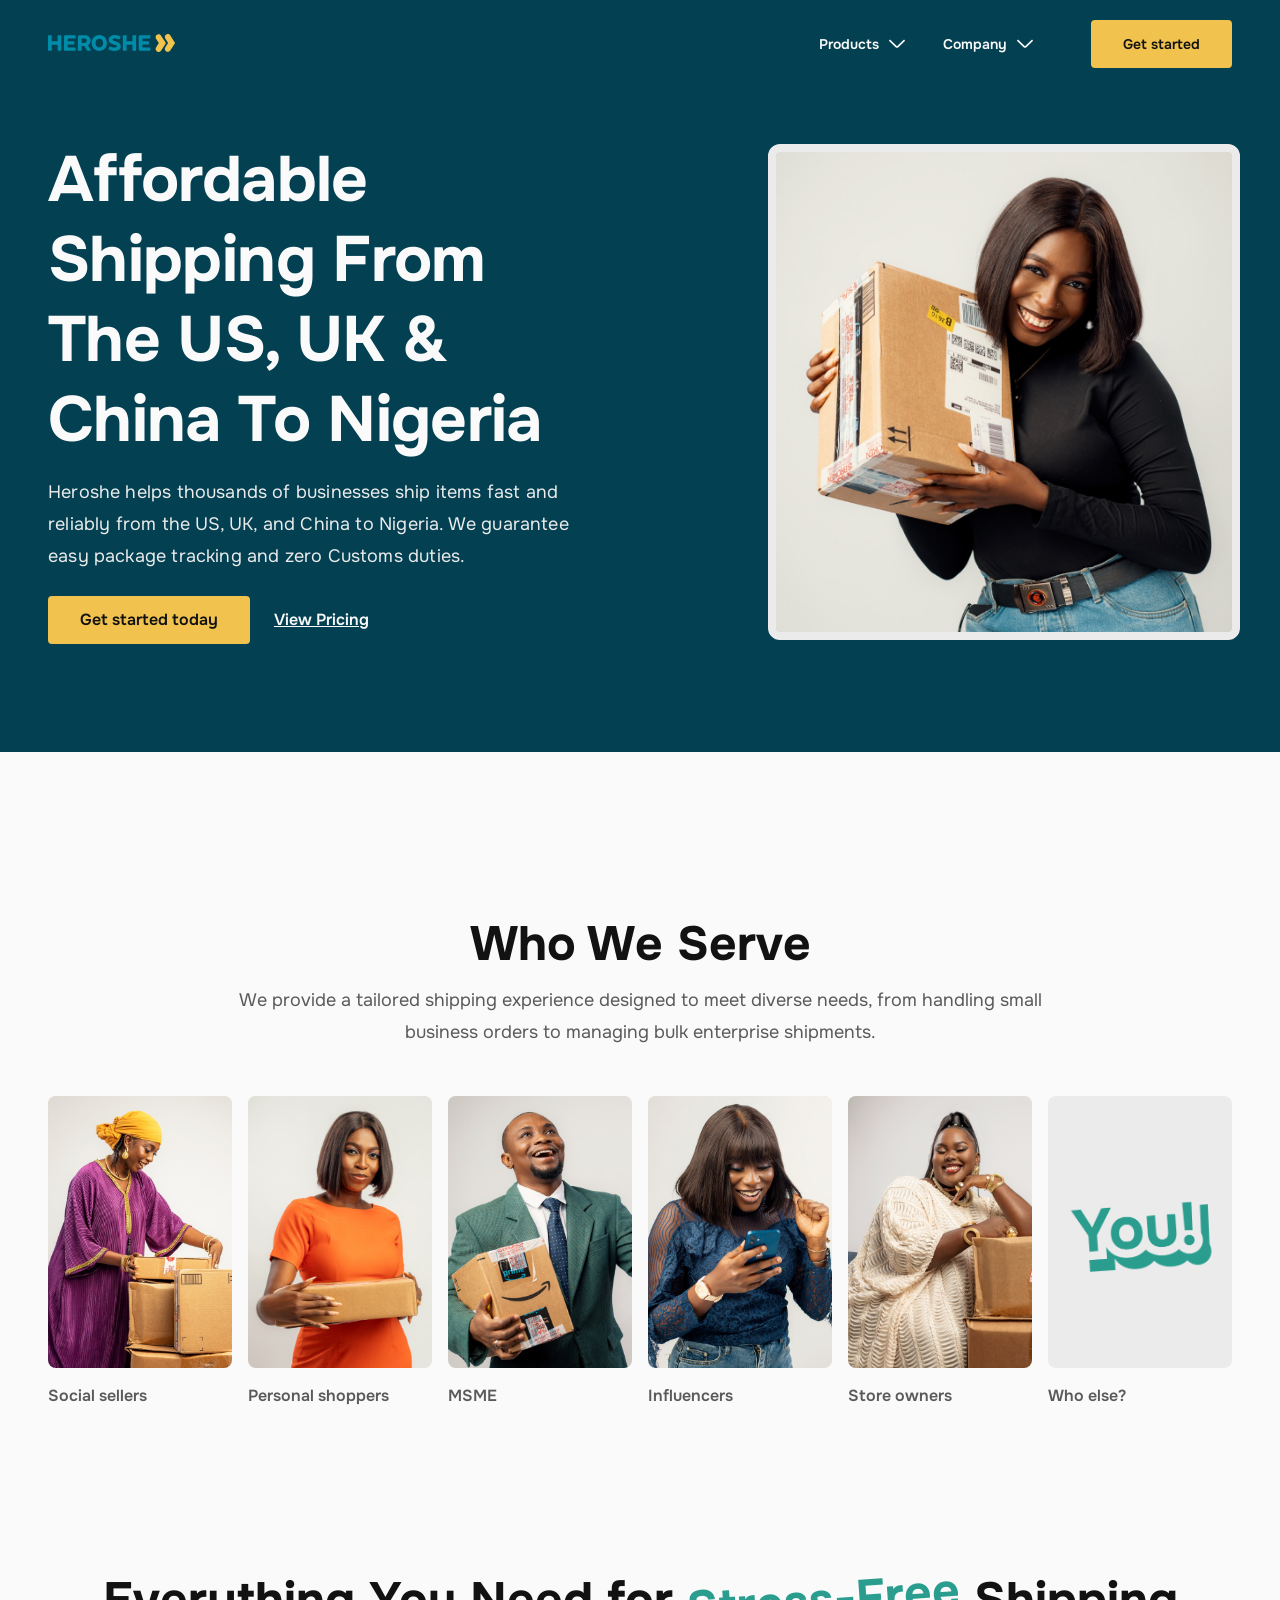
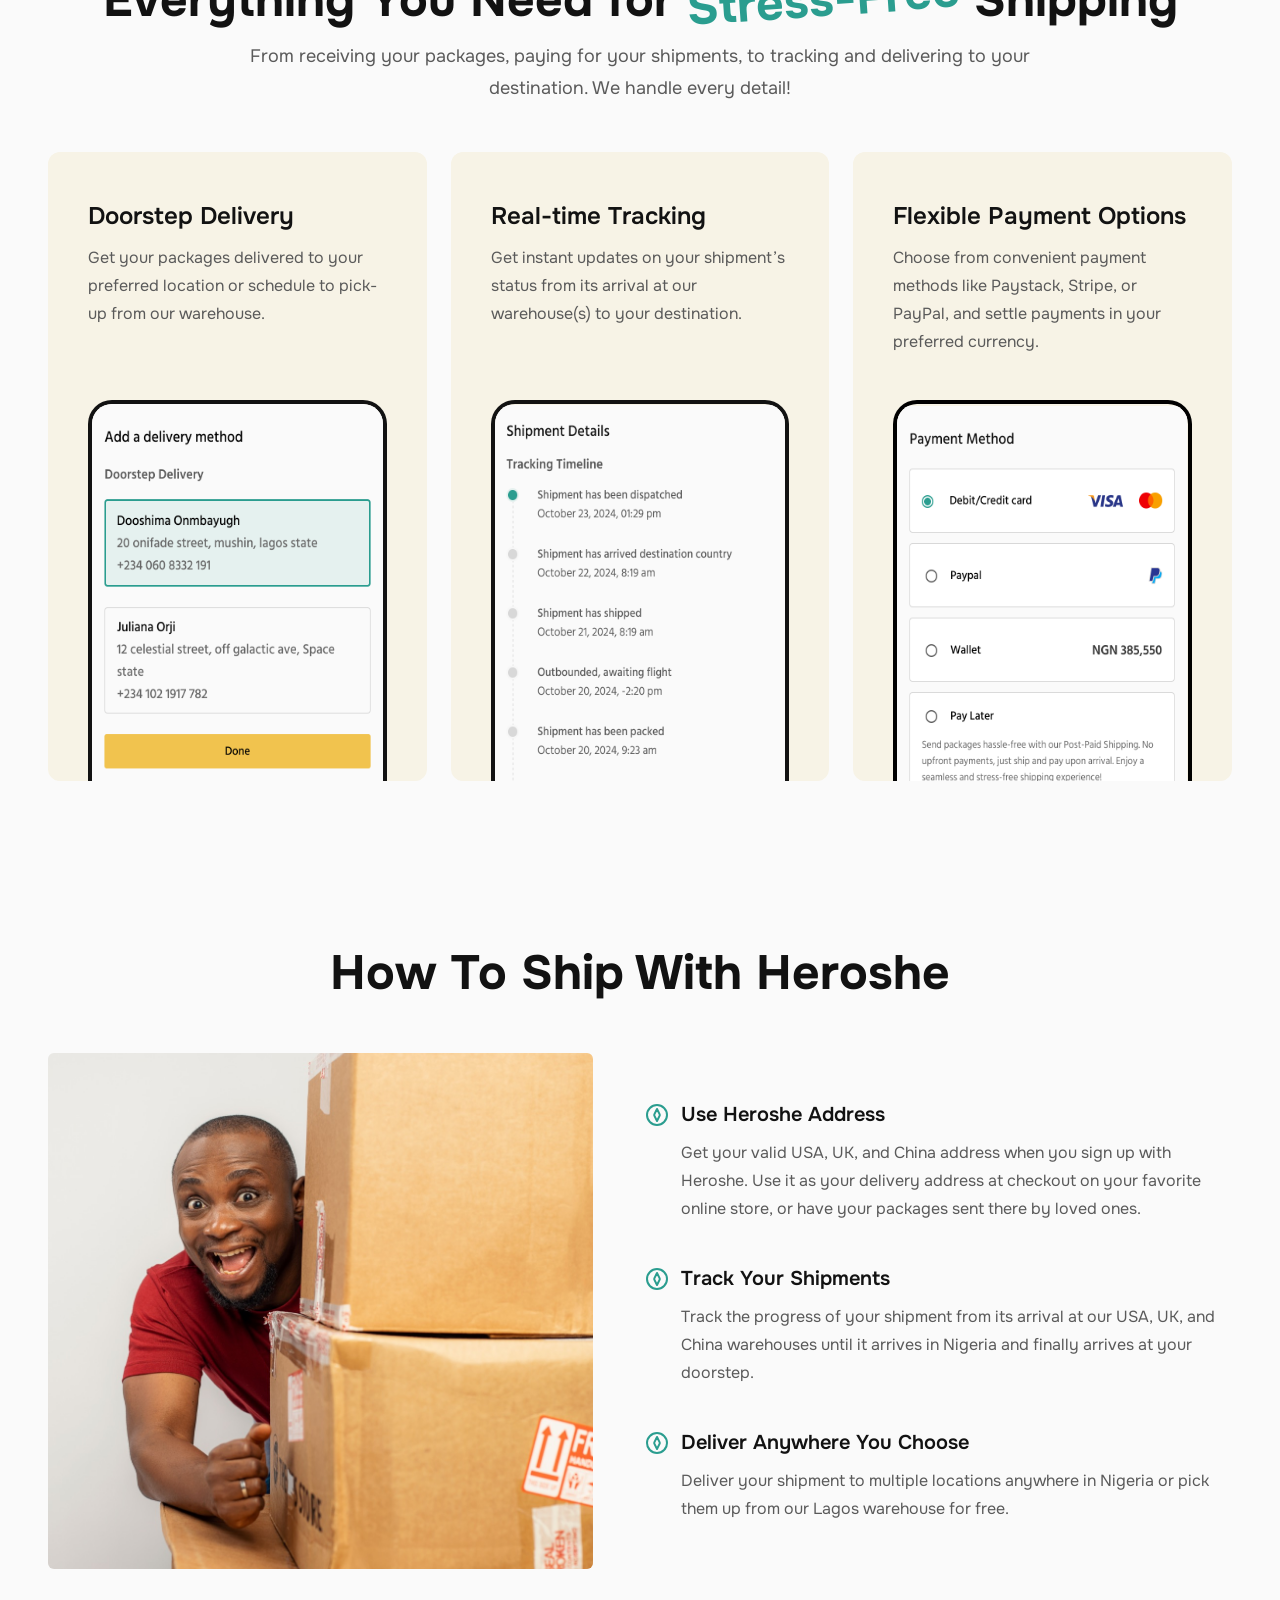
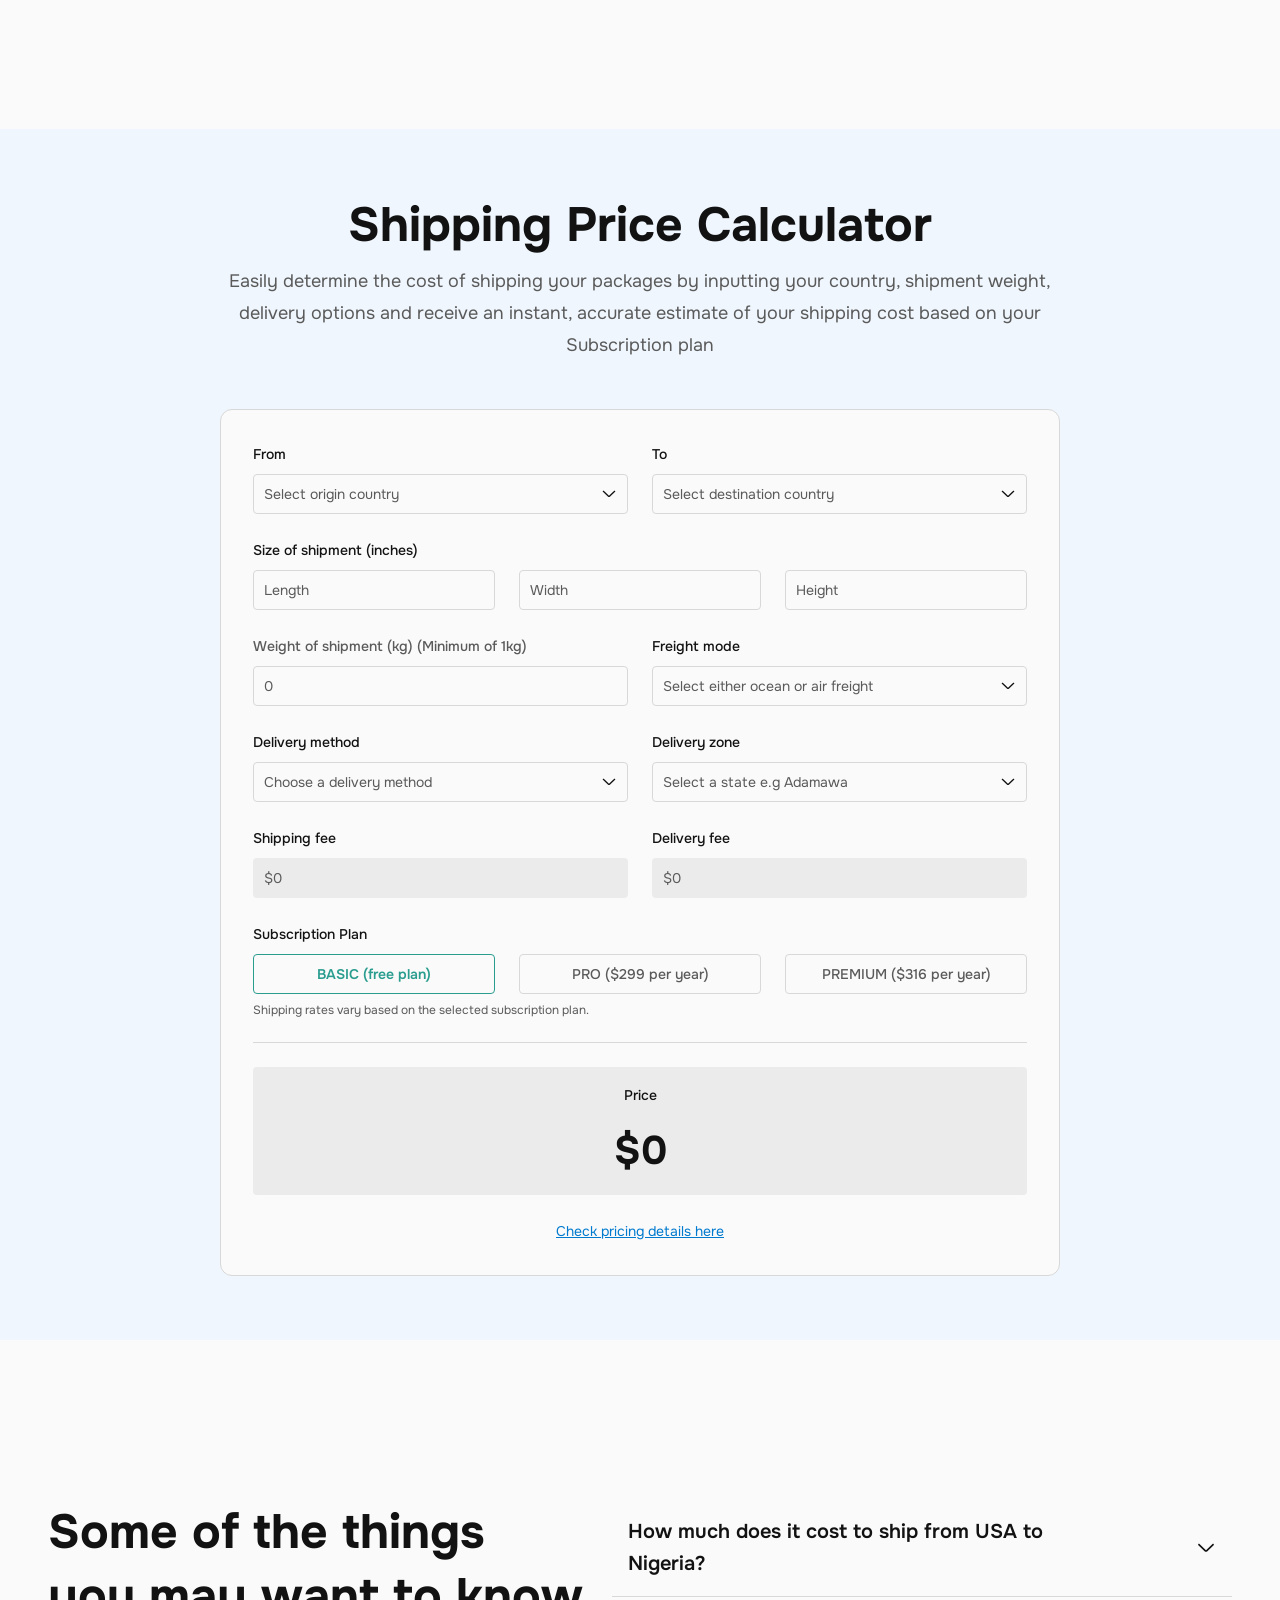
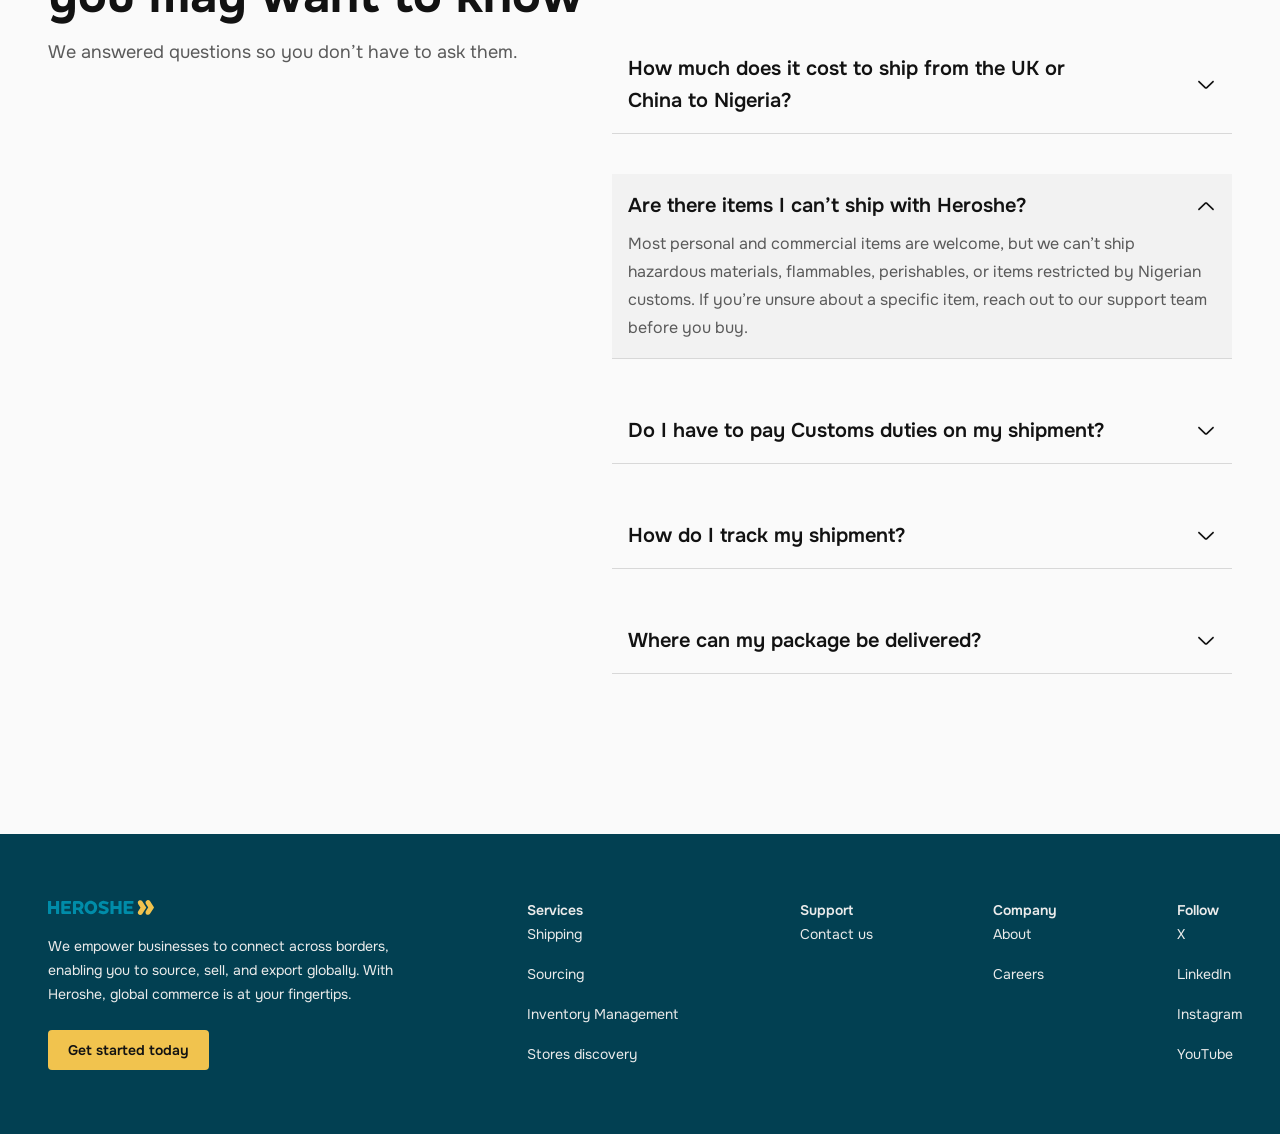
<file: ship-for-me.html>
<!doctype html>
<html lang="en">
<head>
<meta charset="utf-8" />
<meta name="viewport" content="width=device-width, initial-scale=1" />
<title>Ship for Me — Affordable Shipping From The US, UK &amp; China To Nigeria</title>
<meta name="description" content="Heroshe helps thousands of businesses ship items fast and reliably from the US, UK, and China to Nigeria." />
<link rel="preconnect" href="https://fonts.googleapis.com" />
<link rel="preconnect" href="https://fonts.gstatic.com" crossorigin />
<link href="https://fonts.googleapis.com/css2?family=Onest:wght@400;500;600;700&display=swap" rel="stylesheet" />
<link rel="stylesheet" href="styles.css" />
</head>
<body>

<!-- ───────────────────────── Header ───────────────────────── -->
<header class="header">
  <div class="header__inner">
    <a class="logo logo--header" href="index.html" aria-label="Heroshe home">
      <img src="assets/icons/logo-header.svg" alt="Heroshe" />
    </a>

    <button class="nav-toggle" type="button" aria-label="Open menu" aria-expanded="false" aria-controls="site-nav">
      <img src="assets/icons/hamburger.svg" alt="" aria-hidden="true" />
    </button>

    <nav class="nav" id="site-nav" aria-label="Main">
      <ul class="nav__list">
        <li class="nav__item nav__item--w108 has-menu">
          <button class="nav__trigger" type="button" aria-expanded="false" aria-controls="menu-products">
            Products
            <img class="nav__chevron" src="assets/icons/chevron-down.svg" alt="" aria-hidden="true" />
          </button>
          <div class="navmenu" id="menu-products">
            <a class="navmenu__link" href="ship-for-me.html" aria-current="page">Ship for Me</a>
            <a class="navmenu__link" href="buy-for-me.html">Buy for Me</a>
            <a class="navmenu__link" href="buy-for-others.html">Buy for Others</a>
            <a class="navmenu__link" href="fulfil-for-me.html">Fulfil for Me</a>
          </div>
        </li>
        <li class="nav__item has-menu">
          <button class="nav__trigger" type="button" aria-expanded="false" aria-controls="menu-company">
            Company
            <img class="nav__chevron" src="assets/icons/chevron-down.svg" alt="" aria-hidden="true" />
          </button>
          <div class="navmenu" id="menu-company">
            <a class="navmenu__link" href="about.html">About</a>
            <a class="navmenu__link" href="careers.html">Careers</a>
            <a class="navmenu__link" href="contact-us.html">Contact Us</a>
          </div>
        </li>
      </ul>
      <div class="nav__actions">
        <a class="btn btn--sm" href="get-started.html">Get started</a>
      </div>
    </nav>
  </div>
</header>

<!-- ───────────────────────── Hero ───────────────────────── -->
<section class="ahero">
  <div class="ahero__inner">

    <div class="ahero__left shero__left">
      <div class="shero__text">
        <h1 class="shero__title">Affordable Shipping From The US, UK &amp; China To Nigeria</h1>
        <p class="shero__sub">Heroshe helps thousands of businesses ship items fast and reliably from the US, UK, and China to Nigeria. We guarantee easy package tracking and zero Customs duties.</p>
      </div>
      <div class="shero__actions">
        <a class="btn btn--lg" href="get-started.html">Get started today</a>
        <a class="hero-link" href="pricing.html">View Pricing</a>
      </div>
    </div>

    <div class="ahero__right">
      <div class="ahero__frame">
        <img class="ahero__photo shero__photo" src="assets/img/ship/hero.jpg" alt="A Heroshe customer holding a parcel" />
      </div>
    </div>

  </div>
</section>

<!-- ───────────────────────── Who We Serve ───────────────────────── -->
<section class="serve">
  <div class="serve__inner">

    <div class="section-head serve__head">
      <h2 class="section-head__title">Who We Serve</h2>
      <p class="section-head__sub">We provide a tailored shipping experience designed to meet diverse needs, from handling small business orders to managing bulk enterprise shipments.</p>
    </div>

    <ul class="serve__grid">
      <li class="serve__item">
        <span class="serve__frame"><img class="serve__img serve__img--social" src="assets/img/ship/serve-social.jpg" alt="" /></span>
        <p class="serve__label">Social sellers</p>
      </li>
      <li class="serve__item">
        <span class="serve__frame"><img class="serve__img serve__img--personal" src="assets/img/ship/serve-personal.jpg" alt="" /></span>
        <p class="serve__label">Personal shoppers</p>
      </li>
      <li class="serve__item">
        <span class="serve__frame"><img class="serve__img serve__img--msme" src="assets/img/ship/serve-msme.jpg" alt="" /></span>
        <p class="serve__label">MSME</p>
      </li>
      <li class="serve__item">
        <span class="serve__frame"><img class="serve__img serve__img--influencer" src="assets/img/ship/serve-influencer.jpg" alt="" /></span>
        <p class="serve__label">Influencers</p>
      </li>
      <li class="serve__item">
        <span class="serve__frame"><img class="serve__img serve__img--store" src="assets/img/ship/serve-store.jpg" alt="" /></span>
        <p class="serve__label">Store owners</p>
      </li>
      <li class="serve__item">
        <span class="serve__frame serve__frame--you"><img class="serve__you" src="assets/img/ship/you.png" alt="You!" /></span>
        <p class="serve__label">Who else?</p>
      </li>
    </ul>

  </div>
</section>

<!-- ───────────────────────── Everything you need ───────────────────────── -->
<section class="features">
  <div class="features__inner">

    <div class="section-head features__head">
      <h2 class="section-head__title">Everything You Need for <span class="rotword"><span class="rotword__ghost">Stress-Free</span><span class="rotword__ink" aria-hidden="true">Stress-Free</span></span> Shipping</h2>
      <p class="section-head__sub">From receiving your packages, paying for your shipments, to tracking and delivering to your destination. We handle every detail!</p>
    </div>

    <div class="features__grid">
      <article class="fcard">
        <div class="fcard__text">
          <h3 class="fcard__title">Doorstep Delivery</h3>
          <p class="fcard__body">Get your packages delivered to your preferred location or schedule to pick-up from our warehouse.</p>
        </div>
        <div class="phone">
          <span class="phone__clip"><img class="phone__img phone__img--delivery" src="assets/img/ship/screen-delivery.png" alt="Heroshe delivery screen" /></span>
        </div>
      </article>

      <article class="fcard">
        <div class="fcard__text">
          <h3 class="fcard__title">Real-time Tracking</h3>
          <p class="fcard__body">Get instant updates on your shipment&rsquo;s status from its arrival at our warehouse(s) to your destination.</p>
        </div>
        <div class="phone">
          <span class="phone__clip"><img class="phone__img phone__img--tracking" src="assets/img/ship/screen-tracking.png" alt="Heroshe tracking screen" /></span>
        </div>
      </article>

      <article class="fcard">
        <div class="fcard__text">
          <h3 class="fcard__title">Flexible Payment Options</h3>
          <p class="fcard__body">Choose from convenient payment methods like Paystack, Stripe, or PayPal, and settle payments in your preferred currency.</p>
        </div>
        <div class="phone phone--black">
          <span class="phone__clip"><img class="phone__img phone__img--payment" src="assets/img/ship/screen-payment.png" alt="Heroshe payment screen" /></span>
        </div>
      </article>
    </div>

  </div>
</section>

<!-- ───────────────────────── How to ship ───────────────────────── -->
<section class="howto">
  <div class="howto__inner">

    <h2 class="section-head__title howto__title">How To Ship With Heroshe</h2>

    <div class="howto__row">
      <div class="howto__figure">
        <img src="assets/img/ship/howto.jpg" alt="A Heroshe customer with stacked parcels" />
      </div>

      <ol class="howto__steps">
        <li class="step">
          <span class="step__icon"><img src="assets/icons/compass.svg" alt="" /></span>
          <div class="step__text">
            <h3 class="step__title">Use Heroshe Address</h3>
            <p class="step__body">Get your valid USA, UK, and China address when you sign up with Heroshe. Use it as your delivery address at checkout on your favorite online store, or have your packages sent there by loved ones.</p>
          </div>
        </li>
        <li class="step">
          <span class="step__icon"><img src="assets/icons/compass.svg" alt="" /></span>
          <div class="step__text">
            <h3 class="step__title">Track Your Shipments</h3>
            <p class="step__body">Track the progress of your shipment from its arrival at our USA, UK, and China warehouses until it arrives in Nigeria and finally arrives at your doorstep.</p>
          </div>
        </li>
        <li class="step">
          <span class="step__icon"><img src="assets/icons/compass.svg" alt="" /></span>
          <div class="step__text">
            <h3 class="step__title">Deliver Anywhere You Choose</h3>
            <p class="step__body">Deliver your shipment to multiple locations anywhere in Nigeria or pick them up from our Lagos warehouse for free.</p>
          </div>
        </li>
      </ol>
    </div>

  </div>
</section>

<!-- ───────────────────────── Shipping price calculator ───────────────────────── -->
<section class="calc">
  <div class="calc__inner">

    <div class="section-head calc__head">
      <h2 class="section-head__title">Shipping Price Calculator</h2>
      <p class="section-head__sub">Easily determine the cost of shipping your packages by inputting your country, shipment weight, delivery options and receive an instant, accurate estimate of your shipping cost based on your Subscription plan</p>
    </div>

    <form class="calcbox" action="#" onsubmit="return false">

      <div class="calcbox__row">
        <div class="field field--tall">
          <label class="field__label" for="calc-from">From</label>
          <div class="control control--select">
            <span id="calc-from" class="control__value">Select origin country</span>
            <img class="control__chev" src="assets/icons/chevron-down-dark-16.svg" alt="" aria-hidden="true" />
          </div>
        </div>
        <div class="field field--tall">
          <label class="field__label" for="calc-to">To</label>
          <div class="control control--select">
            <span id="calc-to" class="control__value">Select destination country</span>
            <img class="control__chev" src="assets/icons/chevron-down-dark-16.svg" alt="" aria-hidden="true" />
          </div>
        </div>
      </div>

      <div class="field">
        <p class="field__label">Size of shipment (inches)</p>
        <div class="calcbox__row">
          <div class="control"><span class="control__value">Length</span></div>
          <div class="control"><span class="control__value">Width</span></div>
          <div class="control"><span class="control__value">Height</span></div>
        </div>
      </div>

      <div class="calcbox__row">
        <div class="field field--tall">
          <p class="field__label field__label--muted">Weight of shipment (kg) (Minimum of 1kg)</p>
          <div class="control"><span class="control__value">0</span></div>
        </div>
        <div class="field">
          <p class="field__label">Freight mode</p>
          <div class="control control--select">
            <span class="control__value">Select either ocean or air freight</span>
            <img class="control__chev" src="assets/icons/chevron-down-dark-16.svg" alt="" aria-hidden="true" />
          </div>
        </div>
      </div>

      <div class="calcbox__row">
        <div class="field field--tall">
          <p class="field__label">Delivery method</p>
          <div class="control control--select">
            <span class="control__value">Choose a delivery method</span>
            <img class="control__chev" src="assets/icons/chevron-down-dark-16.svg" alt="" aria-hidden="true" />
          </div>
        </div>
        <div class="field">
          <p class="field__label">Delivery zone</p>
          <div class="control control--select">
            <span class="control__value">Select a state e.g Adamawa</span>
            <img class="control__chev" src="assets/icons/chevron-down-dark-16.svg" alt="" aria-hidden="true" />
          </div>
        </div>
      </div>

      <div class="calcbox__row">
        <div class="field field--tall">
          <p class="field__label">Shipping fee</p>
          <div class="control control--readonly"><span class="control__value">$0</span></div>
        </div>
        <div class="field">
          <p class="field__label">Delivery fee</p>
          <div class="control control--readonly"><span class="control__value">$0</span></div>
        </div>
      </div>

      <div class="field">
        <p class="field__label">Subscription Plan</p>
        <div class="calcbox__row">
          <div class="plan plan--active">BASIC (free plan)</div>
          <div class="plan">PRO ($299 per year)</div>
          <div class="plan">PREMIUM ($316 per year)</div>
        </div>
        <p class="calcbox__note">Shipping rates vary based on the selected subscription plan.</p>
      </div>

      <hr class="calcbox__rule" />

      <div class="pricebox">
        <p class="pricebox__label">Price</p>
        <p class="pricebox__value">$0</p>
      </div>

      <a class="calcbox__link" href="pricing.html">Check pricing details here</a>
    </form>

  </div>
</section>

<!-- ───────────────────────── FAQ ───────────────────────── -->
<section class="faq">
  <div class="faq__inner">

    <div class="faq__intro">
      <h2 class="faq__title">Some of the things you may want to know</h2>
      <p class="faq__sub">We answered questions so you don&rsquo;t have to ask them.</p>
    </div>

    <div class="faq__list">
      <details class="qa">
        <summary class="qa__q">
          <span>How much does it cost to ship from USA to Nigeria?</span>
          <img class="qa__chev" src="assets/icons/chevron-down-dark-20.svg" alt="" aria-hidden="true" />
        </summary>
        <p class="qa__a">It costs $11 per kilogram when you ship from USA to Nigeria with Heroshe. Our minimum weight is 0.45 kg. Fragile items like TVs and glass furniture have an optional crating fee.</p>
      </details>

      <details class="qa">
        <summary class="qa__q">
          <span>How much does it cost to ship from the UK or China to Nigeria?</span>
          <img class="qa__chev" src="assets/icons/chevron-down-dark-20.svg" alt="" aria-hidden="true" />
        </summary>
        <p class="qa__a">Shipping from the UK and China follows the same weight-based pricing as our US route, with rates varying slightly by origin and by your subscription plan. Use the shipping calculator above, or check our full pricing page for exact rates from each country.</p>
      </details>

      <details class="qa" open>
        <summary class="qa__q">
          <span>Are there items I can&rsquo;t ship with Heroshe?</span>
          <img class="qa__chev" src="assets/icons/chevron-down-dark-20.svg" alt="" aria-hidden="true" />
        </summary>
        <p class="qa__a">Most personal and commercial items are welcome, but we can&rsquo;t ship hazardous materials, flammables, perishables, or items restricted by Nigerian customs. If you&rsquo;re unsure about a specific item, reach out to our support team before you buy.</p>
      </details>

      <details class="qa">
        <summary class="qa__q">
          <span>Do I have to pay Customs duties on my shipment?</span>
          <img class="qa__chev" src="assets/icons/chevron-down-dark-20.svg" alt="" aria-hidden="true" />
        </summary>
        <p class="qa__a">No. Heroshe guarantees zero Customs duties on your shipments, so the price you see at checkout is the price you pay &mdash; no surprise charges when your package arrives in Nigeria.</p>
      </details>

      <details class="qa">
        <summary class="qa__q">
          <span>How do I track my shipment?</span>
          <img class="qa__chev" src="assets/icons/chevron-down-dark-20.svg" alt="" aria-hidden="true" />
        </summary>
        <p class="qa__a">Once your package arrives at our US, UK, or China warehouse, you can track it in real time from your dashboard &mdash; from warehouse arrival right through to delivery at your door.</p>
      </details>

      <details class="qa">
        <summary class="qa__q">
          <span>Where can my package be delivered?</span>
          <img class="qa__chev" src="assets/icons/chevron-down-dark-20.svg" alt="" aria-hidden="true" />
        </summary>
        <p class="qa__a">You can have your shipment delivered to any address in Nigeria, or pick it up for free from our Lagos warehouse &mdash; whichever works best for you.</p>
      </details>
    </div>

  </div>
</section>

<!-- ───────────────────────── Footer ───────────────────────── -->
<footer class="footer">
  <div class="footer__inner">

    <div class="footer__brand">
      <div class="footer__brandtop">
        <span class="logo logo--footer"><img src="assets/icons/logo-footer.svg" alt="Heroshe" /></span>
        <p class="footer__blurb">We empower businesses to connect across borders, enabling you to source, sell, and export globally. With Heroshe, global commerce is at your fingertips.</p>
      </div>
      <a class="btn btn--xs" href="get-started.html">Get started today</a>
    </div>

    <details class="footer__col" style="width:153px" open>
      <summary class="footer__heading">
        <span>Services</span>
        <img class="footer__chev" src="assets/icons/chevron-down.svg" alt="" aria-hidden="true" />
      </summary>
      <div class="footer__links">
        <a href="ship-for-me.html">Shipping</a>
        <a href="buy-for-me.html">Sourcing</a>
        <a href="fulfil-for-me.html">Inventory Management</a>
        <a href="buy-for-others.html">Stores discovery</a>
      </div>
    </details>

    <details class="footer__col" style="width:73px" open>
      <summary class="footer__heading">
        <span>Support</span>
        <img class="footer__chev" src="assets/icons/chevron-down.svg" alt="" aria-hidden="true" />
      </summary>
      <div class="footer__links">
        <a href="contact-us.html">Contact us</a>
      </div>
    </details>

    <details class="footer__col" style="width:64px" open>
      <summary class="footer__heading">
        <span>Company</span>
        <img class="footer__chev" src="assets/icons/chevron-down.svg" alt="" aria-hidden="true" />
      </summary>
      <div class="footer__links">
        <a href="about.html">About</a>
        <a href="careers.html">Careers</a>
      </div>
    </details>

    <details class="footer__col" style="width:66px" open>
      <summary class="footer__heading">
        <span>Follow</span>
        <img class="footer__chev" src="assets/icons/chevron-down.svg" alt="" aria-hidden="true" />
      </summary>
      <div class="footer__links">
        <a href="https://x.com/shipheroshe?lang=en" target="_blank" rel="noopener noreferrer">X</a>
        <a href="https://www.linkedin.com/company/heroshe/posts/" target="_blank" rel="noopener noreferrer">LinkedIn</a>
        <a href="https://www.instagram.com/shipheroshe/?hl=en" target="_blank" rel="noopener noreferrer">Instagram</a>
        <a href="http://youtube.com/user/heroshetv" target="_blank" rel="noopener noreferrer">YouTube</a>
      </div>
    </details>

  </div>
</footer>

<script src="site.js"></script>

</body>
</html>
</file>
<file: styles.css>
/* ============================================================
   Heroshe — Home page
   Figma: Portfolio / Home page (node 2686:1385), 1440px frame
   ============================================================ */

:root {
  /* Color Role - Light Mode */
  --on-surface:        #121212;  /* N-800 */
  --text-subdued:      #5a5a5a;  /* N-600 */
  --surface:           #fafafa;  /* N-200 */
  --surface-subdued:   #ebebeb;  /* N-300 */
  --border:            #d8d8d8;  /* N-400 */
  --primary:           #f1c34e;
  --yellow:            #f1c34e;
  --secondary:         #024052;  /* Teal */

  /* Alert palette */
  --critical:          #df2a2a;
  --critical-subdued:  #fceaea;
  --highlight:         #007ace;
  --highlight-subdued: #eff6fd;
  --success:           #00802f;
  --success-subdued:   #e5f2ea;
  --warning:           #e4913a;
  --warning-subdued:   #fae9d8;

  --focus:             #2a9d8f;
  --chip-text:         #484451;

  --gutter: 88px;
  --frame: 1440px;
}

*, *::before, *::after { box-sizing: border-box; }

html { -webkit-text-size-adjust: 100%; }

body {
  margin: 0;
  background: var(--surface);
  color: var(--on-surface);
  font-family: 'Onest', -apple-system, BlinkMacSystemFont, 'Segoe UI', Helvetica, Arial, sans-serif;
  font-weight: 400;
  -webkit-font-smoothing: antialiased;
  -moz-osx-font-smoothing: grayscale;
}

h1, h2, h3, p, blockquote, figure { margin: 0; }
strong { font-weight: 600; }
img { display: block; max-width: 100%; }
a { color: inherit; text-decoration: none; }
ul { margin: 0; padding: 0; list-style: none; }
/* Any component that sets its own `display` (flex layouts especially) beats
   the browser's default `[hidden] { display: none }` UA rule, since author
   styles always win over UA defaults regardless of selector specificity —
   toggling the `hidden` attribute silently stops working the moment a class
   like `.bookform { display: flex; }` also matches. Restore it globally
   rather than re-discovering this per component. */
[hidden] { display: none !important; }

:focus-visible { outline: 2px solid var(--primary); outline-offset: 3px; }

/* ---------- Shared shell ---------- */
.header__inner,
.hero__inner,
.offerings__inner,
.stories__inner,
.footer__inner {
  max-width: var(--frame);
  margin-inline: auto;
  padding-inline: var(--gutter);
}

/* ---------- Buttons ---------- */
.btn {
  display: inline-flex;
  align-items: center;
  justify-content: center;
  background: var(--primary);
  color: var(--on-surface);
  border: 0;
  border-radius: 4px;
  font-family: inherit;
  font-weight: 600;
  line-height: 24px;
  text-align: center;
  white-space: nowrap;
  cursor: pointer;
  transition: background-color .18s ease, transform .18s ease;
}
.btn:hover  { background: #e9b634; }
.btn:active { transform: translateY(1px); }

.btn--lg { padding: 12px 32px; font-size: 16px; }  /* hero */
.btn--md { padding:  8px 24px; font-size: 16px; }  /* offerings "Read more" */
.btn--sm { padding: 12px 32px; font-size: 14px; }  /* header */
.btn--xs { padding:  8px 20px; font-size: 14px; }  /* footer */

/* Secondary action next to a primary .btn on a dark (teal) hero — e.g. Ship
   for Me's "View Pricing" beside "Get started today". Not in any Figma
   frame pulled so far. A boxed/outlined second button would be a new button
   style the site doesn't otherwise have; a plain link reuses the treatment
   already established for text on this exact teal background (.nav__item a
   — light text, hovers to the primary yellow), so nothing new is invented. */
.hero-link {
  padding-block: 12px;
  font-size: 16px;
  font-weight: 600;
  line-height: 24px;
  color: var(--surface);
  text-decoration: underline;
}
.hero-link:hover { color: var(--primary); }

/* ---------- Logo ---------- */
.logo { display: block; position: relative; overflow: hidden; }
.logo img {
  position: absolute;
  left: -0.01%;
  top: 8.3%;
  width: 100.02%;
  height: 76.95%;
  max-width: none;
}
.logo--header { width: 127px;     height: 24px; }
.logo--footer { width: 105.833px; height: 20px; }

/* ============================================================
   Header navigation bar
   ============================================================ */
.header { position: relative; z-index: 20; background: var(--secondary); }
.header__inner {
  display: flex;
  align-items: center;
  justify-content: space-between;
  padding-block: 20px;
}

.nav-toggle {
  display: none;
  padding: 0;
  border: 0;
  background: none;
  cursor: pointer;
  width: 24px;
  height: 24px;
  align-items: center;
  justify-content: center;
  overflow: hidden;
}
.nav-toggle img { width: 19.478px; height: 16px; max-width: none; }

.nav { display: flex; align-items: center; gap: 56px; }
.nav__list { display: flex; align-items: center; gap: 16px; }
.nav__item { position: relative; display: flex; align-items: center; gap: 8px; }
.nav__item a,
.nav__login,
.nav__trigger {
  font-size: 14px;
  font-weight: 600;
  line-height: 24px;
  color: var(--surface);
  transition: color .18s ease;
}
.nav__item a:hover, .nav__login:hover, .nav__trigger:hover { color: var(--primary); }
.nav__chevron { width: 20px; height: 20px; transition: transform .2s ease; }
.nav__item--w108 { width: 108px; }

.nav__trigger,
.nav__link {
  display: flex;
  align-items: center;
  gap: 8px;
}
.nav__trigger {
  padding: 0;
  border: 0;
  background: none;
  font-family: inherit;
  cursor: pointer;
}

/* Products menu — no open state exists in the Figma file, so this follows the
   site's own surface/shadow language rather than a supplied design. */
.navmenu {
  position: absolute;
  top: calc(100% + 40px);   /* clears the header's 20px block padding */
  left: -12px;
  z-index: 30;
  min-width: 216px;
  display: flex;
  flex-direction: column;
  padding: 8px;
  border-radius: 8px;
  background: var(--surface);
  box-shadow: 0 12px 32px rgba(0, 13, 16, .18);
  opacity: 0;
  visibility: hidden;
  transform: translateY(-6px);
  transition: opacity .18s ease, transform .18s ease, visibility .18s;
}
.navmenu .navmenu__link {
  padding: 8px 12px;
  border-radius: 4px;
  font-size: 14px;
  font-weight: 600;
  line-height: 24px;
  color: var(--on-surface);
  white-space: nowrap;
  transition: background-color .15s ease, color .15s ease;
}
.navmenu .navmenu__link:hover { background: var(--highlight-subdued); color: var(--on-surface); }
.navmenu .navmenu__link[aria-current="page"] { color: var(--highlight); }

.has-menu.is-open > .navmenu {
  opacity: 1;
  visibility: visible;
  transform: none;
}
.has-menu.is-open > .nav__trigger .nav__chevron { transform: rotate(180deg); }

@media (hover: hover) and (min-width: 901px) {
  .has-menu:hover > .navmenu { opacity: 1; visibility: visible; transform: none; }
  .has-menu:hover > .nav__trigger .nav__chevron { transform: rotate(180deg); }
}
.nav__actions { display: flex; align-items: center; gap: 40px; }

/* ============================================================
   Hero
   ============================================================ */
.hero {
  background: var(--secondary);
  overflow: hidden;
}
.hero__inner {
  position: relative;
  height: 664px;
  display: flex;
  align-items: flex-start;
}

.hero__left {
  width: 514px;
  margin-top: 148px;
  display: flex;
  flex-direction: column;
  justify-content: center;
  align-items: flex-start;
  gap: 24px;
}
.hero__text { display: flex; flex-direction: column; gap: 16px; }
.hero__title {
  font-size: 64px;
  font-weight: 700;
  line-height: 80px;
  letter-spacing: -0.64px;
  color: var(--surface);
}
.hero__sub {
  width: 455px;
  max-width: 100%;
  font-size: 18px;
  line-height: 32px;
  letter-spacing: 0.18px;
  color: var(--surface-subdued);
}

/* --- Hero visual --- */
.hero__right {
  position: absolute;
  left: 712px;
  top: 64px;
  width: 640px;
  height: 480px;
}
.hero__imagegroup {
  position: absolute;
  left: 50%;
  transform: translateX(-50%);
  top: 0;
  width: 440px;
  height: 480px;
  background: var(--surface-subdued);
  border-radius: 12px;
}
.hero__imageframe {
  position: absolute;
  inset: -8px;                 /* the stroke sits outside the image group */
  border: 8px solid var(--surface-subdued);
  border-radius: 12px;
  background: var(--surface-subdued);
  overflow: hidden;
}
.hero__photo {
  position: absolute;
  left: -264px;
  top: -7px;
  width: 776px;
  height: 558px;
  max-width: none;
  object-fit: cover;
  pointer-events: none;
}
.hero__scrim {
  position: absolute;
  left: 50%;
  top: 50%;
  transform: translate(-50%, -50%);
  width: 440px;
  height: 480px;
  border-radius: 12px;
  background: #000d10;
  opacity: .12;
}

/* --- Floating status cards --- */
.chip-card {
  position: absolute;
  display: flex;
  align-items: center;
  gap: 12px;
  padding: 12px;
  background: var(--surface);
  border-radius: 8px;
  box-shadow: 0 2px 7px 0 rgba(0, 13, 16, .05);
  overflow: hidden;
}
.chip-card--ship      { left: 8px;   top: 80px;  width: 224px; }
.chip-card--buyme     { left: 395px; top: 72px; }
.chip-card--buyothers { left: 0;     top: 326px; }
.chip-card--fulfil    { left: 395px; top: 318px; }

.chip-card__icon {
  flex: none;
  display: flex;
  align-items: center;
  justify-content: center;
  width: 40px;
  height: 40px;
  border-radius: 6px;
  overflow: hidden;
}
.chip-card__icon--highlight { background: var(--highlight-subdued); }
.chip-card__icon--critical  { background: var(--critical-subdued); }
.chip-card__icon--success   { background: var(--success-subdued); }
.chip-card__icon--warning   { background: var(--warning-subdued); }

.ic { flex: none; max-width: none; }
.ic--full     { width: 18px;      height: 18px; }
.ic--delivery { width: 16.663px;  height: 16.663px; }
.ic--layers   { width: 15.470px;  height: 15.467px; }

.chip-card__body { display: flex; flex-direction: column; align-items: flex-start; gap: 4px; }
.chip-card--ship   .chip-card__body { width: 141px; }
.chip-card--buyme  .chip-card__body { width: 169px; }
.chip-card--fulfil .chip-card__body { width: 161px; }
.chip-card--buyothers .chip-card__title { white-space: nowrap; }
.chip-card__label { font-size: 10px; font-weight: 600; line-height: 12px; }
.chip-card__title { font-size: 12px; font-weight: 600; line-height: 16px; color: var(--text-subdued); }

.chip {
  display: inline-flex;
  align-items: center;
  gap: 4px;
  padding: 2px 4px;
  border-radius: 4px;
  font-size: 8px;
  line-height: 10px;
  color: var(--chip-text);
  white-space: nowrap;
  font-feature-settings: "dlig" 1, "lnum" 1, "pnum" 1;
}
.chip i { width: 4px; height: 4px; border-radius: 8px; }
.chip--highlight            { background: var(--highlight-subdued); }
.chip--highlight i          { background: var(--highlight); }
.chip--critical             { background: var(--critical-subdued); }
.chip--critical i           { background: var(--critical); }
.chip--success              { background: var(--success-subdued); }
.chip--success i            { background: var(--success); }
.chip--warning              { background: var(--warning-subdued); }
.chip--warning i            { background: var(--warning); }

/* ============================================================
   Section heading (shared)
   ============================================================ */
.section-head {
  display: flex;
  flex-direction: column;
  align-items: center;
  gap: 8px;
  text-align: center;
  overflow-wrap: break-word;
}
.section-head__title {
  font-size: 48px;
  font-weight: 700;
  line-height: 64px;
  color: var(--on-surface);
}
.section-head__sub {
  max-width: 100%;
  line-height: 32px;
  color: var(--text-subdued);
}
.section-head--offerings .section-head__sub { width: 544px; font-size: 18px; }
.section-head--stories   .section-head__sub { width: 591px; font-size: 20px; }

/* Copy that differs between the desktop and mobile Figma frames */
.m-only { display: none; }

/* ============================================================
   Our Offerings
   ============================================================ */
.offerings { background: var(--surface); }
.offerings__inner {
  padding-block: 160px;
  display: flex;
  flex-direction: column;
  align-items: center;
  gap: 48px;
}

.offerings__row {
  width: 100%;
  display: flex;
  align-items: center;
  justify-content: space-between;
  gap: 24px;
}

.offerings__list {
  width: 558px;
  flex: none;
  display: flex;
  flex-direction: column;
  align-items: flex-start;
  gap: 40px;
}
.offering {
  width: 100%;
  display: flex;
  flex-direction: column;
  align-items: flex-start;
  gap: 8px;
  overflow-wrap: break-word;
}
.offering__title { font-size: 20px; font-weight: 600; line-height: 32px; color: var(--on-surface); }
.offering__body  { font-size: 16px; line-height: 28px; color: var(--text-subdued); }

.offerings__figure {
  position: relative;
  flex: none;
  width: 618px;
  height: 817px;
  border-radius: 6px;
  background: var(--surface);
  overflow: hidden;
}
.offerings__figure img {
  position: absolute;
  left: -111px;
  top: calc(50% + 5.5px);
  transform: translateY(-50%);
  width: 1178px;
  height: 934px;
  max-width: none;
  object-fit: cover;
}

/* ============================================================
   Real Stories, Real Success
   ============================================================ */
.stories {
  background: var(--highlight-subdued);
  margin-bottom: 160px;
}
.stories__inner {
  padding-block: 64px;
  display: flex;
  flex-direction: column;
  align-items: center;
  gap: 48px;
}

.stories__grid {
  width: 100%;
  display: flex;
  align-items: flex-start;
  gap: 24px;
}
.stories__col {
  flex: 1 1 0;
  min-width: 0;
  display: flex;
  flex-direction: column;
  align-items: flex-start;
  gap: 24px;
}

.tcard {
  width: 100%;
  display: flex;
  flex-direction: column;
  align-items: flex-start;
  gap: 16px;
  padding: 24px;
  border: 1px solid var(--border);
  border-radius: 8px;
  overflow: hidden;
}
.tcard__quote {
  font-size: 14px;
  line-height: 28px;
  color: var(--text-subdued);
  overflow-wrap: break-word;
}
.tcard__author { display: flex; align-items: center; gap: 8px; }
.tcard__name   { font-size: 16px; font-weight: 600; line-height: 24px; color: var(--on-surface); }

.avatar {
  flex: none;
  display: flex;
  align-items: center;
  justify-content: center;
  width: 40px;
  height: 40px;
  border-radius: 8px;
  font-size: 24px;
  font-weight: 600;
  line-height: 24px;
}
.avatar--sq4 { border-radius: 4px; }

/* ============================================================
   Footer
   ============================================================ */
.footer { background: var(--secondary); overflow: hidden; }
.footer__inner {
  padding-block: 64px;
  display: flex;
  align-items: flex-start;
  gap: 120px;
}

.footer__brand {
  width: 359px;
  flex: none;
  display: flex;
  flex-direction: column;
  align-items: flex-start;
  gap: 24px;
}
.footer__brandtop { display: flex; flex-direction: column; align-items: flex-start; gap: 16px; }
.footer__blurb {
  font-size: 14px;
  line-height: 24px;
  color: var(--surface-subdued);
  overflow-wrap: break-word;
}

.footer__col {
  flex: none;
  display: flex;
  flex-direction: column;
  align-items: flex-start;
  gap: 16px;
  font-size: 14px;
  line-height: 24px;
  color: var(--surface-subdued);
  overflow-wrap: break-word;
}
.footer__heading {
  display: flex;
  align-items: center;
  gap: 16px;
  width: 100%;
  font-weight: 600;
  list-style: none;
  cursor: default;
}
.footer__heading::-webkit-details-marker { display: none; }
.footer__heading > span { flex: 1 1 0; min-width: 0; }
.footer__chev {
  display: none;
  flex: none;
  width: 16px;
  height: 16px;
  transition: transform .2s ease;
}
.footer__links {
  display: flex;
  flex-direction: column;
  align-items: flex-start;
  gap: 16px;
}
.footer__col a { transition: color .18s ease; }
.footer__col a:hover { color: var(--primary); }

/* ============================================================
   About Us page — Figma "About Us" frame (1440px, node 2686:1703)
   ============================================================ */

/* ---- Hero ---- */
.ahero { background: var(--secondary); overflow: hidden; }
.ahero__inner {
  max-width: var(--frame);
  margin-inline: auto;
  padding-inline: var(--gutter);
  position: relative;
  height: 664px;
  display: flex;
  align-items: center;
  justify-content: space-between;
  gap: 24px;
}
/* The Figma frame centres both groups 28px above the section's midpoint */
.ahero__left,
.ahero__right { margin-bottom: 56px; }

.ahero__left {
  width: 567px;
  flex: none;
  display: flex;
  flex-direction: column;
  align-items: flex-start;
  gap: 16px;
  overflow-wrap: break-word;
}
.ahero__eyebrow {
  font-size: 18px;
  line-height: 32px;
  letter-spacing: 0.18px;
  color: var(--surface-subdued);
}
.ahero__title {
  width: 616px;
  max-width: none;
  font-size: 64px;
  font-weight: 700;
  line-height: 80px;
  letter-spacing: -0.64px;
  color: var(--surface);
}

.ahero__right { flex: none; width: 456px; height: 480px; }
.ahero__frame {
  box-sizing: content-box;     /* the 8px stroke sits outside the 456x480 group */
  width: 456px;
  height: 480px;
  margin: -8px;
  border: 8px solid var(--surface-subdued);
  border-radius: 12px;
  background: var(--surface-subdued);
  overflow: hidden;
  position: relative;
}
.ahero__photo {
  position: absolute;
  left: -19px;
  top: -11px;
  width: 670px;
  height: 534px;
  max-width: none;
  object-fit: cover;
  pointer-events: none;
}

/* ---- Two-column content rows ---- */
.about { background: var(--surface); }
.about__inner {
  max-width: var(--frame);
  margin-inline: auto;
  padding: 160px var(--gutter) 0;
  display: flex;
  flex-direction: column;
  gap: 128px;
}

.arow { display: flex; align-items: flex-start; }
.arow__label {
  width: 537px;          /* holds every right-hand column on one x-axis */
  flex: none;
  padding-right: 24px;
  font-size: 48px;
  font-weight: 700;
  line-height: 64px;
  color: var(--on-surface);
}
.arow__body { flex: 1 1 0; min-width: 0; }

.prose {
  display: flex;
  flex-direction: column;
  gap: 16px;
  font-size: 18px;
  line-height: 32px;
  letter-spacing: 0.18px;
  color: var(--on-surface);
  overflow-wrap: break-word;
}
.prose__block p { margin: 0; }   /* the two sentences sit tight inside a block */

/* ---- Core values ---- */
.values {
  display: flex;
  flex-direction: column;
  align-items: flex-start;
  gap: 24px;
  list-style: none;
  margin: 0;
  padding: 0;
}
.value { display: flex; align-items: center; gap: 12px; }
.value__icon {
  flex: none;
  display: flex;
  align-items: center;
  justify-content: center;
  width: 24px;
  height: 24px;
  overflow: hidden;
}
.value__icon img { width: 22.693px; height: 22.693px; max-width: none; }
.value__text {
  font-size: 18px;
  line-height: 32px;
  letter-spacing: 0.18px;
  color: var(--on-surface);
}

/* ---- By the numbers ---- */
.stats {
  display: flex;
  flex-wrap: wrap;
  align-items: flex-start;
  align-content: flex-start;
  justify-content: space-between;
  row-gap: 48px;
}
.stat {
  display: flex;
  flex-direction: column;
  align-items: flex-start;
  gap: 4px;
  border-radius: 8px;
  background: var(--surface);
  overflow: hidden;
  white-space: nowrap;
}
.stat--fixed { width: 336px; flex: none; }
.stat__value {
  font-size: 96px;
  font-weight: 700;
  line-height: 96px;
  color: var(--on-surface);
}
.stat__label {
  font-size: 18px;
  font-weight: 500;
  line-height: 24px;
  color: var(--text-subdued);
}
.stat__label--wrap { width: 100%; white-space: normal; overflow-wrap: break-word; }

/* ---- Leadership ---- */
.leaders {
  max-width: 413px;
  display: flex;
  flex-direction: column;
  align-items: flex-start;
  gap: 48px;
}
.leader { display: flex; align-items: center; gap: 16px; }
.leader__avatar {
  position: relative;
  flex: none;
  width: 100px;
  height: 100px;
  border-radius: 64px;
  background: #d9d9d9;
  overflow: hidden;
}
.leader__photo { position: absolute; max-width: none; object-fit: cover; pointer-events: none; }
.leader__photo--osinachi { left: -14px; top:  0;   width: 128px; height: 128px; }
.leader__photo--chichi   { left:  -6px; top:  0;   width: 106px; height: 106px; }
.leader__photo--joseph   { left: -38px; top: -8px; width: 166px; height: 208px; }

.leader__meta {
  display: flex;
  flex-direction: column;
  align-items: flex-start;
  gap: 8px;
  color: var(--on-surface);
  overflow-wrap: break-word;
}
.leader__name { font-size: 24px; font-weight: 700; line-height: 32px; }
.leader__role { font-size: 16px; line-height: 24px; }

/* ---- Team gallery ---- */
.gallery { background: var(--surface); }
.gallery__inner {
  max-width: var(--frame);
  margin-inline: auto;
  padding: 160px var(--gutter);
  display: flex;
  flex-direction: column;
  align-items: center;
  gap: 48px;
}
.gallery__title {
  width: 100%;
  font-size: 48px;
  font-weight: 700;
  line-height: 64px;
  text-align: center;
  color: var(--on-surface);
  overflow-wrap: break-word;
}
.gallery__grid {
  width: 100%;
  display: flex;
  flex-direction: column;
  gap: 24px;
}
.gallery__row { display: flex; align-items: center; gap: 24px; }

.shot {
  position: relative;
  height: 420px;
  border-radius: 12px;
  background: var(--surface-subdued);
  overflow: hidden;
}
.shot--wide  { width: 100%; }
.shot--left  { width: 720px; flex: none; }
.shot--right { flex: 1 1 0; min-width: 0; }

.shot__img { position: absolute; max-width: none; object-fit: cover; pointer-events: none; }
.shot__img--wide  { left:   0;   top: -108px; width: 1266px; height: 844px; }
.shot__img--left  { left: -19px; top:  -61px; width:  744px; height: 498px; }
.shot__img--right { left: -50px; top:    3px; width:  621px; height: 414px; }

.shot__scrim {
  position: absolute;
  inset: 0;
  border-radius: 12px;
  background: #000d10;
  opacity: .12;
}

/* ============================================================
   Ship for Me page — Figma "Ship for Me" frame (1440px, node 2686:2378)
   ============================================================ */

/* ---- Hero (shares the About hero shell) ---- */
.shero__left  { width: 613px; gap: 24px; }
.shero__text  { display: flex; flex-direction: column; gap: 16px; width: 100%; }
.shero__title {
  font-size: 64px;
  font-weight: 700;
  line-height: 80px;
  letter-spacing: -0.64px;
  color: var(--surface);
}
.shero__sub {
  font-size: 18px;
  line-height: 32px;
  letter-spacing: 0.18px;
  color: var(--surface-subdued);
}
.shero__actions { display: flex; align-items: flex-start; gap: 24px; }
.shero__photo   { left: -186px; top: -24px; width: 790px; height: 528px; }

/* ---- Who we serve ---- */
.serve { background: var(--surface); }
.serve__inner {
  max-width: var(--frame);
  margin-inline: auto;
  padding: 160px var(--gutter) 0;
  display: flex;
  flex-direction: column;
  align-items: center;
  gap: 48px;
}
.serve__head { width: 1050px; max-width: 100%; }
.serve__head .section-head__sub { width: 728px; font-size: 18px; }

.serve__grid {
  width: 100%;
  display: flex;
  align-items: flex-start;
  gap: 16px;
  list-style: none;
  margin: 0;
  padding: 0;
}
.serve__item {
  flex: 1 1 0;
  min-width: 0;
  display: flex;
  flex-direction: column;
  align-items: flex-start;
  gap: 16px;
}
.serve__frame {
  position: relative;
  display: block;
  width: 100%;
  /* Must stay the Figma card shape at every width, not a fixed height — the
     photo crops below are percentages of this box and only hold their aspect
     ratio while the box does. A fixed height turns the card landscape at
     in-between widths (2 columns ~600px, 3 columns ~1120px) and stretches the
     photos with it. */
  aspect-ratio: 197.33 / 292;
  border-radius: 8px;
  background: var(--surface-subdued);
  overflow: hidden;
}
.serve__img { position: absolute; max-width: none; }
/* Crop values carried over from the Figma image fills. These are independent
   width/height percentages of the frame, so they only hold each photo's true
   aspect ratio while the frame keeps the Figma card shape — hence the
   aspect-ratio above rather than a fixed height. Give the frame a fixed height
   at any breakpoint and the photos stretch with the card. */
.serve__img--social     { left: -12.62%; top:  -1.71%; width: 158.07%; height: 140.41%; }
.serve__img--personal   { left: -22.39%; top: -16.68%; width: 166.16%; height: 168.99%; }
.serve__img--msme       { left: -16.07%; top:  -4.57%; width: 228.93%; height: 111.20%; }
.serve__img--influencer { left: -28.43%; top:  -0.01%; width: 222.34%; height: 100.01%; }
.serve__img--store      { left: -20.03%; top:  -0.68%; width: 242.42%; height: 115.82%; }

/* The "You!" is an exported wordmark, not live text. It was originally built
   as Onest + an offset text-shadow, which can never match: the real artwork
   has a light knockout outline between the front letters and their shadow,
   and custom kerning. Figma positions it 6.87px left of centre. */
.serve__frame--you { display: flex; align-items: center; justify-content: center; }
.serve__you {
  /* Figma: 167px wide in a 197.33px card, offset 6.87px left of centre. Kept as
     percentages so it tracks the card at every width instead of needing a fixed
     size per breakpoint. */
  width: 84.63%;
  height: auto;
  transform: translateX(-4.11%);
}
.serve__label {
  width: 100%;
  font-size: 16px;
  font-weight: 600;
  line-height: 24px;
  color: var(--text-subdued);
  overflow-wrap: break-word;
}

/* ---- Everything you need ---- */
.features { background: var(--surface); }
.features__inner {
  max-width: var(--frame);
  margin-inline: auto;
  padding: 160px var(--gutter) 0;
  display: flex;
  flex-direction: column;
  align-items: center;
  gap: 48px;
}
.features__head .section-head__sub { width: 684px; font-size: 18px; }

/* "Stress-Free" is set in the page colour and overlaid with a tilted teal copy */
.rotword { position: relative; display: inline-block; }
.rotword__ghost { color: transparent; }
.rotword__ink {
  position: absolute;
  inset: 0;
  display: block;
  transform: rotate(-4deg);
  transform-origin: center;
  color: var(--focus);
}

.features__grid {
  width: 100%;
  display: flex;
  align-items: flex-start;
  gap: 24px;
}
.fcard {
  flex: 1 1 0;
  min-width: 0;
  display: flex;
  flex-direction: column;
  align-items: center;
  gap: 40px;
  padding: 48px 40px 0;
  border-radius: 12px;
  background: #f7f3e6;
  overflow: hidden;
}
.fcard__text {
  width: 100%;
  height: 160px;
  display: flex;
  flex-direction: column;
  align-items: flex-start;
  gap: 12px;
  overflow-wrap: break-word;
}
.fcard__title { font-size: 24px; font-weight: 600; line-height: 32px; color: var(--on-surface); }
.fcard__body  { font-size: 16px; line-height: 28px; color: var(--text-subdued); }

.phone {
  position: relative;
  flex: none;
  width: 325px;
  max-width: 100%;
  height: 381px;
  border: 4px solid var(--on-surface);
  border-bottom: 0;
  border-radius: 24px 24px 0 0;
}
.phone--black { border-color: #000; }
.phone__clip {
  position: absolute;
  inset: 0;
  display: block;
  border-radius: 20px 20px 0 0;
  overflow: hidden;
}
.phone__img { position: absolute; width: 100%; max-width: none; }
.phone__img--delivery { left:  0.10%; top: 0.04%; height: 102.13%; }
.phone__img--tracking { left: -0.15%; top: 0.12%; height: 122.83%; }
.phone__img--payment  { left: -0.27%; top: 0.39%; height: 114.19%; }

/* ---- How to ship ---- */
.howto { background: var(--surface); }
.howto__inner {
  max-width: var(--frame);
  margin-inline: auto;
  padding: 160px var(--gutter) 0;
  display: flex;
  flex-direction: column;
  align-items: center;
  gap: 48px;
}
.howto__title { text-align: center; }

.howto__row {
  width: 100%;
  display: flex;
  align-items: center;
  gap: 72px;
}
.howto__figure {
  position: relative;
  flex: none;
  width: 604px;
  height: 516px;
  border-radius: 6px;
  background: var(--surface);
  overflow: hidden;
}
.howto__figure img {
  position: absolute;
  left: calc(50% + 0.5px);
  top: calc(50% - 0.27px);
  transform: translate(-50%, -50%);
  width: 883px;
  height: 594px;
  max-width: none;
  object-fit: cover;
}

.howto__steps {
  flex: none;
  width: 532px;
  display: flex;
  flex-direction: column;
  align-items: flex-start;
  gap: 40px;
  list-style: none;
  margin: 0;
  padding: 0;
}
.step { display: flex; align-items: flex-start; gap: 8px; width: 100%; }
.step__icon {
  flex: none;
  display: flex;
  align-items: center;
  justify-content: center;
  width: 32px;
  height: 32px;
  overflow: hidden;
}
.step__icon img { width: 22px; height: 22px; max-width: none; }
.step__text {
  flex: 1 1 0;
  min-width: 0;
  display: flex;
  flex-direction: column;
  align-items: flex-start;
  gap: 8px;
  overflow-wrap: break-word;
}
.step__title { font-size: 20px; font-weight: 600; line-height: 32px; color: var(--on-surface); }
.step__body  { width: 506px; max-width: none; font-size: 16px; line-height: 28px; color: var(--text-subdued); }

/* ---- Shipping price calculator ---- */
.calc { background: var(--highlight-subdued); margin-top: 160px; }
.calc__inner {
  max-width: var(--frame);
  margin-inline: auto;
  padding: 64px var(--gutter);
  display: flex;
  flex-direction: column;
  align-items: center;
  gap: 48px;
}
.calc__head .section-head__sub { width: 862px; font-size: 18px; }

.calcbox {
  width: 840px;
  max-width: 100%;
  display: flex;
  flex-direction: column;
  align-items: center;
  gap: 24px;
  padding: 32px;
  border: 1px solid var(--border);
  border-radius: 12px;
  background: var(--surface);
}
.calcbox__row { width: 100%; display: flex; align-items: flex-start; gap: 24px; }

.field {
  flex: 1 1 0;
  min-width: 0;
  width: 100%;
  display: flex;
  flex-direction: column;
  align-items: flex-start;
  gap: 8px;
}
.field--tall { height: 72px; }
.field__label {
  font-size: 14px;
  font-weight: 500;
  line-height: 24px;
  color: var(--on-surface);
  white-space: nowrap;
}
.field__label--muted { color: var(--text-subdued); }

.control {
  width: 100%;
  height: 40px;
  display: flex;
  align-items: center;
  gap: 24px;
  padding: 0 10px;
  border: 1px solid var(--border);
  border-radius: 4px;
  background: var(--surface);
}
.control--select   { justify-content: space-between; }
.control--readonly { border-color: transparent; background: var(--surface-subdued); }
.control__value {
  font-size: 14px;
  line-height: 24px;
  color: var(--text-subdued);
  white-space: nowrap;
}
.control__chev { flex: none; width: 16px; height: 16px; }
/* .control was built for the Ship for Me calculator's static <span> mockup,
   so it never needed real input styling. --field adds the font/color/cursor
   a genuine <input>/<textarea> needs, for pages with a real form control. */
.control--field {
  font-family: inherit;
  font-size: 14px;
  line-height: 24px;
  color: var(--on-surface);
}
.control--field::placeholder { color: var(--text-subdued); }

.plan {
  flex: 1 1 0;
  min-width: 0;
  height: 40px;
  display: flex;
  align-items: center;
  justify-content: center;
  padding: 0 10px;
  border: 1px solid var(--border);
  border-radius: 4px;
  background: var(--surface);
  font-size: 14px;
  font-weight: 500;
  line-height: 24px;
  color: var(--text-subdued);
  white-space: nowrap;
}
.plan--active { border-color: var(--focus); color: var(--focus); font-weight: 600; }

.calcbox__note { font-size: 12px; line-height: 16px; color: var(--text-subdued); }
.calcbox__rule {
  width: 100%;
  height: 0;
  margin: 0;
  border: 0;
  border-top: 1px solid var(--border);
}

.pricebox {
  width: 100%;
  display: flex;
  flex-direction: column;
  align-items: center;
  gap: 16px;
  padding: 16px 10px;
  border-radius: 4px;
  background: var(--surface-subdued);
  color: var(--on-surface);
  white-space: nowrap;
}
.pricebox__label { font-size: 14px; font-weight: 500; line-height: 24px; }
.pricebox__value { font-size: 40px; font-weight: 700; line-height: 56px; }

.calcbox__link {
  white-space: nowrap;
  font-size: 14px;
  line-height: 24px;
  color: var(--highlight);
  text-decoration: underline;
  text-underline-position: from-font;
}

/* ---- FAQ ---- */
.faq { background: var(--surface); }
.faq__inner {
  max-width: var(--frame);
  margin-inline: auto;
  padding: 160px var(--gutter);
  display: flex;
  align-items: flex-start;
  justify-content: space-between;
  gap: 24px;
}
.faq__intro {
  width: 537px;
  flex: none;
  display: flex;
  flex-direction: column;
  align-items: flex-start;
  gap: 8px;
  overflow-wrap: break-word;
}
.faq__title { font-size: 48px; font-weight: 700; line-height: 64px; color: var(--on-surface); }
.faq__sub {
  width: 544px;
  max-width: none;
  font-size: 18px;
  line-height: 32px;
  color: var(--text-subdued);
}

.faq__list {
  width: 620px;
  flex: none;
  display: flex;
  flex-direction: column;
  align-items: flex-start;
  gap: 40px;
}
.qa {
  width: 100%;
  padding: 16px;
  border-bottom: 1px solid var(--border);
}
.qa[open] { background: rgba(235, 235, 235, .5); }
.qa__q {
  display: flex;
  align-items: center;
  gap: 72px;
  list-style: none;
  cursor: pointer;
}
.qa__q::-webkit-details-marker { display: none; }
.qa__q > span {
  flex: 1 1 0;
  min-width: 0;
  font-size: 20px;
  font-weight: 600;
  line-height: 32px;
  color: var(--on-surface);
  overflow-wrap: break-word;
}
.qa__chev { flex: none; width: 20px; height: 20px; transition: transform .2s ease; }
.qa[open] .qa__chev { transform: rotate(180deg); }
.qa__a {
  margin-top: 8px;
  font-size: 16px;
  line-height: 28px;
  color: var(--text-subdued);
  overflow-wrap: break-word;
}

/* ============================================================
   Buy for Me page — Figma "Buy for Me" frame (1440px, node 2686:2670)
   ============================================================ */

.bhero__photo { left: -166px; top: -15px; width: 789px; height: 526px; }

/* ---- Sourcing made simple ---- */
.sourcing { background: var(--surface); }
.sourcing__inner {
  max-width: var(--frame);
  margin-inline: auto;
  padding: 160px var(--gutter) 0;
  display: flex;
  flex-direction: column;
  align-items: center;
  gap: 48px;
}
.sourcing__head .section-head__sub { width: 684px; font-size: 18px; }

.sourcing__grid {
  width: 100%;
  display: flex;
  align-items: stretch;
  gap: 24px;
}
.scard {
  flex: 1 1 0;
  min-width: 0;
  display: flex;
  flex-direction: column;
  align-items: flex-start;
  gap: 24px;
  padding: 40px;
  border-radius: 12px;
  background: var(--highlight-subdued);
}
.scard__icon {
  flex: none;
  display: flex;
  align-items: center;
  justify-content: center;
  width: 40px;
  height: 40px;
  border-radius: 8px;
  background: #cce4f5;
}
.scard__glyph { max-width: none; }
.scard__glyph--store { width: 20px; height: 20px; }
.scard__glyph--card  { width: 20px; height: 20px; }
.scard__glyph--truck { width: 24px; height: 24px; }

.scard__text {
  width: 100%;
  display: flex;
  flex-direction: column;
  align-items: flex-start;
  gap: 16px;
  overflow-wrap: break-word;
}
.scard__title { font-size: 24px; font-weight: 600; line-height: 32px; color: var(--on-surface); }
.scard__body  { font-size: 16px; line-height: 28px; color: var(--text-subdued); }

/* ---- How to use Buy for Me (taller figure, full-width step copy) ---- */
.howto__accent { color: var(--focus); }
.howto--buy .howto__figure { height: 704px; }
.howto--buy .howto__figure img {
  left: -339px;
  top: 4.23px;
  transform: none;
  width: 1124px;
  height: 748.6px;
}
.howto--buy .step__body { width: 100%; }

/* ============================================================
   Buy for Others page — Figma "Buy for Others" frame (1440px, node 2686:2881)
   ============================================================ */

.ohero__left { width: 680px; }

/* ---- Customers to Serve ---- */
/* overflow:hidden matches Figma's own frame clip — without it the rings'
   extra height (they're taller than the stage) paints over the section
   that follows, since absolutely-positioned content paints above a later
   sibling's background regardless of DOM order. */
/* The section's own tinted background carries the standard 160px section
   gap (as padding, not margin) so it butts straight against the hero with
   no page-background sliver between two colored blocks — the same total
   spacing as every other section transition, just recoloured to flow. */
.customers { background: var(--highlight-subdued); overflow: hidden; }
.customers__inner {
  max-width: var(--frame);
  margin-inline: auto;
  padding: 160px var(--gutter) 88px;
  display: flex;
  flex-direction: column;
  align-items: center;
  gap: 48px;
}
.customers__head { width: 508px; max-width: 100%; }
.customers__head .section-head__sub { width: 508px; font-size: 18px; }

/* The photo, its floating request cards, and the decorative rings behind it
   are one fixed-size composition (688x480, matching Figma). Below 688px
   the whole thing scales down together via container-query units instead
   of reflowing — same picture, smaller, exactly like the desktop version. */
.customers__viewport {
  container-type: inline-size;
  position: relative;
  width: 100%;
  max-width: 688px;
  aspect-ratio: 688 / 480;
}
.customers__stage {
  position: absolute;
  top: 0;
  left: 0;
  width: 688px;
  height: 480px;
  transform-origin: top left;
  transform: scale(calc(100cqi / 688px));
}
.customers__rings {
  position: absolute;
  left: -273px;
  top: 0;
  width: 1232px;
  height: 568px;
  pointer-events: none;
}
.customers__ring { position: absolute; max-width: none; }
.customers__ring--outer { left: 0;     top: 55px;  width: 1232px; height: 1232px; opacity: .25; }
.customers__ring--inner { left: 116px; top: 251px; width: 1000px; height: 1000px; opacity: .2; }

.customers__frame {
  position: absolute;
  left: 116px;
  top: 0;
  width: 456px;
  height: 480px;
  border: 8px solid rgba(0, 122, 206, .2);
  border-radius: 12px;
  background: #f5f3ee;
  overflow: hidden;
}
.customers__photo {
  position: absolute;
  left: -78px;
  top: 0;
  width: 900px;
  height: 601px;
  max-width: none;
  object-fit: cover;
}
.customers__scrim {
  position: absolute;
  inset: 0;
  border-radius: 12px;
  background: #000d10;
  opacity: .12;
}

/* Floating request cards — same visual language as the home hero's chip-card,
   but with a plain label/message/qty stack instead of a status pill.
   display:contents keeps the wrapper out of the box tree so each card
   still positions directly against .customers__stage. */
.customers__cards { display: contents; }
.reqcard {
  position: absolute;
  width: 232px;
  display: flex;
  align-items: center;
  gap: 12px;
  padding: 12px;
  background: var(--surface);
  border-radius: 8px;
  box-shadow: 0 2px 7px 0 rgba(0, 13, 16, .05);
}
.reqcard--tl { left: 0;     top: 88px; }
.reqcard--tr { left: 456px; top: 88px; }
.reqcard--bl { left: 0;     top: 306px; }
.reqcard--br { left: 456px; top: 306px; }

.reqcard__icon {
  flex: none;
  display: flex;
  align-items: center;
  justify-content: center;
  width: 40px;
  height: 40px;
  border-radius: 6px;
  background: var(--highlight-subdued);
}
.reqcard__icon img { width: 20px; height: 20px; }

.reqcard__body { display: flex; flex-direction: column; align-items: flex-start; gap: 4px; width: 156px; }
.reqcard__from { font-size: 10px; font-weight: 500; line-height: 12px; color: var(--text-subdued); }
.reqcard__msg  { width: 146px; font-size: 12px; font-weight: 500; line-height: 16px; color: var(--on-surface); }
.reqcard__qty {
  font-size: 8px;
  line-height: 10px;
  color: #484451;
  white-space: nowrap;
  font-feature-settings: "dlig" 1, "lnum" 1, "pnum" 1;
}

/* ---- Become the Ultimate Plug (reuses .features / .fcard / .phone) ---- */
.features--plug .fcard__text { gap: 16px; }
.features--plug .phone { height: 353px; }
.phone__img--dashboard   { left:  0.15%; top: 0.03%; height: 156.6%;  }
.phone__img--commissions { left:  0.15%; top: 0.2%;  height: 103.02%; }
.phone__img--requests    { left: -0.1%;  top: 0.21%; height: 110.35%; }

/* ---- How to process orders (reuses .howto / .step) ---- */
.howto--others .step__body { width: 100%; }
.howto--others .howto__figure { height: 704px; }
.howto--others .howto__figure img {
  left: calc(50% + 9.5px);
  top: calc(50% + 104px);
  transform: translate(-50%, -50%);
  width: 623px;
  height: 934px;
}

/* ============================================================
   Fulfil for Me page — Figma "Fulfil for Me" frame (1440px, node 2686:3134)
   ============================================================ */

.fhero__photo { left: -108px; top: 8px; width: 839.897px; height: 560px; }

/* ---- We Make Expansion Easy For Your Business (reuses .sourcing/.scard) ---- */
.expand__grid {
  width: 100%;
  display: flex;
  flex-direction: column;
  gap: 24px;
}
.expand__row {
  width: 100%;
  display: flex;
  align-items: stretch;
  gap: 24px;
}
.scard__icon--alt { background: #d4e8f7; }

/* ---- Grow Your Business Beyond Borders (reuses .customers/.reqcard/.chip) ---- */
/* Unlike Buy for Others, this tinted section follows a WHITE section, so a
   margin-based gap (page background either side) is invisible and fine —
   the seamless-flow fix on .customers only mattered when a dark hero led
   straight into a tinted section. */
.grow { background: #f7f3e6; margin-top: 160px; }
.grow__head { width: 982px; max-width: 100%; }

.grow__ring--outer { left: 1px;   top: 44px;  width: 1232px; height: 1232px; opacity: .3; }
.grow__ring--inner { left: 142px; top: 268px; width: 950px;  height: 901px;  opacity: .3; }

.grow__frame  { border-color: rgba(228, 145, 58, .25); }
.grow__photo  { left: -62px; top: -13px; width: 970px; height: 646px; }

.grow__card--amazon     { left: 0;     top: 80px; }
.grow__card--ebay       { left: 456px; top: 80px; }
.grow__card--etsy       { left: 0;     top: 326px; }
.grow__card--storefront { left: 456px; top: 326px; }

.grow__logo {
  background: #f3f3f3;
  padding: 12px 8px;
}
.grow__logo img { width: 40px; height: 20px; max-width: none; object-fit: contain; }
.grow__logo--icon { padding: 7px; }
.grow__logo--icon img { width: 20px; height: 20px; }

/* ---- How It Works (reuses .howto / .step, steps on the left like Buy for Others) ---- */
.howto--fulfil .howto__figure { height: 840px; }
.howto--fulfil .howto__figure img {
  left: calc(50% - 0.5px);
  top: 50%;
  transform: translate(-50%, -50%);
  width: 1143px;
  height: 862px;
}

/* ---- Integrate with ---- */
/* .faq__inner already carries a 160px bottom pad (it's a shared shorthand,
   top+bottom together) so this section only needs its own bottom gap
   before the footer — adding another top pad here would double it. */
.integrate { background: var(--surface); }
.integrate__inner {
  max-width: var(--frame);
  margin-inline: auto;
  padding: 0 var(--gutter) 160px;
  display: flex;
  flex-direction: column;
  align-items: center;
  gap: 48px;
}
.integrate__title { text-align: center; }
.integrate__row {
  width: 100%;
  display: flex;
  align-items: center;
  justify-content: space-between;
  gap: 24px;
}
.integrate__logo { height: 48px; width: auto; max-width: none; object-fit: contain; }
.integrate__logo--shopify { height: 44px; }
.integrate__logo--etsy    { height: 40px; }

/* ============================================================
   Contact Us page — Figma "Contact Us" frame (1440px, node 2686:3571)
   ============================================================ */

/* ---- Page intro: no Figma hero for this simplified page — the teal ahero shell
   was cut deliberately (see handoff.md) — so this is just the shared .section-head,
   reused as the page's H1, sitting directly in the (white) offices section. ---- */
.section-head__sub a { color: var(--highlight); text-decoration: underline; text-underline-position: from-font; }

/* ---- Our Offices Around The World ---- */
.offices__heading { font-size: 28px; font-weight: 700; line-height: 38px; color: var(--on-surface); text-align: center; }
.offices { background: var(--surface); }
.offices__inner {
  max-width: var(--frame);
  margin-inline: auto;
  padding: 160px var(--gutter);
  display: flex;
  flex-direction: column;
  align-items: center;
  gap: 48px;
}
.offices__grid {
  width: 100%;
  max-width: 1264px;
  display: flex;
  flex-wrap: wrap;
  gap: 24px;
}
.office {
  flex: 1 1 460px;
  min-width: 0;
  background: #f7f3e6;
  border-radius: 12px;
  padding: 24px;
  display: flex;
  flex-direction: column;
  gap: 12px;
  font-size: 16px;
}
.office__title { font-weight: 600; line-height: 24px; color: var(--on-surface); }
.office__rows { display: flex; flex-direction: column; gap: 8px; }
.office__row  { color: var(--text-subdued); }
.office__row p { margin: 0; line-height: 28px; }
.office__row strong { font-weight: 600; color: var(--text-subdued); }
.office__row a { color: inherit; text-decoration: none; }
.office__row a:hover { text-decoration: underline; }

/* ============================================================
   Pricing page — Figma "Pricing" frame (1440px, node 2686:4078)
   ============================================================ */

/* ---- Hero: light bg + decorative dotted-map watermark ----
   The map is a Figma composition of thousands of individually-placed
   1-2px dot vectors (a hand-authored world map illustration) — reproducing
   that as markup isn't practical, so it's exported once as a flattened
   transparent PNG and used as an ordinary background image. */
.phero { background: var(--surface); position: relative; overflow: hidden; }
.phero__map {
  position: absolute;
  top: 0;
  left: 50%;
  transform: translateX(-50%);
  width: 1168px;
  max-width: none;
  pointer-events: none;
}
.phero__inner {
  max-width: var(--frame);
  margin-inline: auto;
  padding: 96px var(--gutter) 64px;
  position: relative;
  display: flex;
  flex-direction: column;
  align-items: center;
  gap: 24px;
  text-align: center;
}
.phero__eyebrow { font-size: 24px; font-weight: 600; line-height: 24px; color: var(--text-subdued); }
/* width:100% is load-bearing: without it this flex item sizes to fit-content of
   its widest child (.phero__sub's explicit 738px), ignoring the actual viewport
   and overflowing at narrow widths instead of shrinking. */
.phero__text { width: 100%; display: flex; flex-direction: column; gap: 8px; align-items: center; }
.phero__title { font-size: 64px; font-weight: 700; line-height: 80px; letter-spacing: -0.64px; color: var(--on-surface); }
.phero__sub { width: 738px; max-width: 100%; font-size: 20px; line-height: 36px; color: var(--text-subdued); }

.phero__toggle { display: inline-flex; align-items: center; background: rgba(18, 18, 18, .1); border-radius: 4px; }
.phero__toggle-btn {
  width: 152px;
  padding: 8px;
  border: 0;
  background: none;
  border-radius: 4px;
  font-family: inherit;
  font-size: 16px;
  font-weight: 600;
  line-height: 24px;
  text-align: center;
  color: var(--on-surface);
  cursor: pointer;
}
.phero__toggle-btn.is-active { background: var(--on-surface); color: var(--surface); }

/* ---- Pricing cards ---- */
.pcards { background: var(--surface); }
.pcards__inner {
  max-width: var(--frame);
  margin-inline: auto;
  padding: 0 var(--gutter) 160px;
  display: flex;
  align-items: stretch;
  gap: 24px;
}
.pcard {
  flex: 1 1 0;
  min-width: 0;
  display: flex;
  flex-direction: column;
  justify-content: space-between;
  gap: 24px;
  padding: 24px;
  border: 1px solid var(--border);
  border-radius: 8px;
}
.pcard__top, .pcard__bottom { display: flex; flex-direction: column; gap: 20px; }
.pcard__head { display: flex; align-items: center; justify-content: space-between; }
.pcard__name-row { display: flex; align-items: center; gap: 16px; }
.pcard__name { font-size: 24px; font-weight: 600; line-height: 24px; color: var(--on-surface); }
.pcard__badge {
  padding: 8px;
  height: 25px;
  display: inline-flex;
  align-items: center;
  border-radius: 4px;
  background: rgba(42, 157, 143, .1);
  font-size: 12px;
  font-weight: 600;
  color: var(--on-surface);
}
.pcard__cube { width: 24px; height: 24px; flex: none; }
.pcard__desc { font-size: 18px; font-weight: 500; line-height: 38px; color: var(--on-surface); }
.pcard__price { display: flex; align-items: baseline; gap: 10px; }
.pcard__amount { font-size: 48px; font-weight: 700; color: var(--on-surface); }
.pcard__cadence { font-size: 18px; font-weight: 500; color: var(--text-subdued); }
.pcard__cta { width: 100%; padding: 12px 10px; font-size: 16px; }

/* ---- Compare all features ---- */
.pfeat { background: var(--surface); }
.pfeat__inner {
  max-width: var(--frame);
  margin-inline: auto;
  padding: 0 var(--gutter) 160px;
  display: flex;
  flex-direction: column;
  gap: 48px;
}
.pfeat__head { display: flex; flex-direction: column; gap: 8px; }
.pfeat__title { font-size: 48px; font-weight: 700; line-height: 64px; color: var(--on-surface); }
.pfeat__sub { width: 544px; max-width: 100%; font-size: 18px; line-height: 32px; color: var(--text-subdued); }

/* ---- Mobile plan tabs: hidden above the mobile breakpoint, where the table
   already shows all three plans side by side. Reuses the .phero__toggle pill
   language. See the ≤767px block for the column-hiding logic it drives. ---- */
.ptabs { display: none; }
.ptabs__btn {
  flex: 1 1 0;
  padding: 8px;
  border: 0;
  background: none;
  border-radius: 4px;
  font-family: inherit;
  font-size: 16px;
  font-weight: 600;
  line-height: 24px;
  text-align: center;
  color: var(--on-surface);
  cursor: pointer;
}
.ptabs__btn.is-active { background: var(--on-surface); color: var(--surface); }

.pfeat__table-wrap { width: 100%; overflow-x: auto; border: 1px solid var(--border); border-radius: 4px; }
.ptable { width: 100%; min-width: 780px; border-collapse: collapse; }
.ptable__col--feature { width: 34%; }
.ptable__col--basic, .ptable__col--pro, .ptable__col--premium { width: 22%; }
.ptable th, .ptable td { padding: 8px 16px; text-align: left; }
.ptable thead th {
  height: 64px;
  background: var(--surface-subdued);
  border-bottom: 1px solid var(--border);
  font-size: 20px;
  font-weight: 600;
  color: var(--on-surface);
}
.ptable tbody td {
  height: 64px;
  border-bottom: 1px solid var(--border);
  font-size: 16px;
  color: var(--on-surface);
}
.ptable tbody tr:last-child td { border-bottom: 0; }
.ptable td.ptable__value, .ptable th.ptable__value { text-align: center; }
/* The site-wide `img { display: block; }` reset means .ptable__value's
   text-align: center never centers these — margin-inline: auto does the
   actual centering for a block-level element with a fixed width. */
.ptable__icon { width: 24px; height: 24px; margin-inline: auto; }
.ptable__dash { height: auto; }  /* the dash SVG is a 24×1.7 line, not a 24×24 glyph — let it keep its own thin aspect ratio */

/* ============================================================
   Get Started page — Figma "Design Collection" node 32:3073
   (sign-up variant 1: radio list + Continue). No hero in this design —
   header sits directly above the centered form on the plain surface.
   ============================================================ */
.signup { background: var(--surface); }
.signup__inner {
  max-width: 620px;
  margin-inline: auto;
  padding: 160px var(--gutter);
  display: flex;
  flex-direction: column;
  gap: 40px;
}
.signup__head { display: flex; flex-direction: column; gap: 8px; }
.signup__eyebrow { font-size: 16px; line-height: 32px; color: var(--text-subdued); }
.signup__title {
  font-size: 32px;
  font-weight: 700;
  line-height: 56px;
  letter-spacing: -0.32px;
  color: var(--on-surface);
}

.signup__form { display: flex; flex-direction: column; gap: 40px; }
.signup__options { display: flex; flex-direction: column; gap: 24px; }

.soption {
  display: flex;
  align-items: flex-start;
  gap: 16px;
  padding: 12px 16px;
  border: 1px solid var(--border);
  border-radius: 8px;
  cursor: pointer;
}
/* Real radio inputs, not the two static Figma icons (a filled ring, an empty
   ring) — a form control belongs in markup a keyboard/screen reader can
   operate, not a swapped image. appearance:none + a generated dot reproduces
   the exact look without needing two near-identical asset states. */
.soption input[type="radio"] {
  appearance: none;
  -webkit-appearance: none;
  flex: none;
  width: 24px;
  height: 24px;
  margin: 0;
  border: 2px solid var(--border);
  border-radius: 50%;
  display: grid;
  place-content: center;
  cursor: pointer;
}
.soption input[type="radio"]::before {
  content: "";
  width: 12px;
  height: 12px;
  border-radius: 50%;
  background: var(--on-surface);
  transform: scale(0);
  transition: transform .12s ease;
}
.soption input[type="radio"]:checked { border-color: var(--on-surface); }
.soption input[type="radio"]:checked::before { transform: scale(1); }

.soption__body { display: flex; flex-direction: column; gap: 4px; }
.soption__title { font-size: 16px; font-weight: 600; line-height: 24px; color: var(--on-surface); }
.soption__desc { font-size: 14px; line-height: 24px; color: var(--text-subdued); }

.signup__submit { width: 100%; }

/* ============================================================
   Book A Call page — not in any Figma file. A calendar-booking mockup for
   "Book A Call" to link to (Buy for Me / Buy for Others / Fulfil for Me),
   in the site's own visual language. No backend: picking a day/time and
   "confirming" is all client-side (see site.js) — there's nothing to send
   it to yet.
   ============================================================ */
.book { background: var(--surface); }
.book__inner {
  max-width: var(--frame);
  margin-inline: auto;
  padding: 160px var(--gutter);
  display: flex;
  flex-direction: column;
  align-items: center;
  gap: 48px;
}

.bookbox {
  width: 100%;
  max-width: 900px;
  display: flex;
  gap: 48px;
  padding: 32px;
  border: 1px solid var(--border);
  border-radius: 12px;
  background: var(--surface);
}

.bookbox__info {
  flex: none;
  width: 240px;
  display: flex;
  flex-direction: column;
  gap: 16px;
  padding-right: 32px;
  border-right: 1px solid var(--border);
}
.bookbox__logo img { height: 20px; width: auto; }
.bookbox__title { font-size: 24px; font-weight: 700; line-height: 32px; color: var(--on-surface); }
.bookbox__desc { font-size: 14px; line-height: 24px; color: var(--text-subdued); }
.bookbox__meta { margin-top: auto; font-size: 14px; line-height: 24px; color: var(--text-subdued); }

.bookbox__cal { flex: 1 1 0; min-width: 0; display: flex; flex-direction: column; gap: 24px; }

.calendar__head { display: flex; align-items: center; justify-content: space-between; }
.calendar__month { font-size: 16px; font-weight: 600; color: var(--on-surface); }
.calendar__nav {
  display: flex;
  align-items: center;
  justify-content: center;
  width: 32px;
  height: 32px;
  border: 1px solid var(--border);
  border-radius: 4px;
  background: none;
  font-size: 16px;
  color: var(--on-surface);
  cursor: pointer;
}
.calendar__nav:hover { background: var(--surface-subdued); }

.calendar__weekdays, .calendar__grid { display: grid; grid-template-columns: repeat(7, 1fr); gap: 4px; }
.calendar__weekdays { font-size: 12px; color: var(--text-subdued); text-align: center; }

.calendar__day {
  aspect-ratio: 1;
  display: flex;
  align-items: center;
  justify-content: center;
  border: 1px solid transparent;
  border-radius: 50%;
  background: none;
  font-family: inherit;
  font-size: 14px;
  color: var(--on-surface);
  cursor: pointer;
}
.calendar__day:hover:not(:disabled) { background: var(--surface-subdued); }
.calendar__day:disabled { color: var(--border); cursor: not-allowed; }
.calendar__day--today:not(.calendar__day--selected) { border-color: var(--on-surface); }
.calendar__day--selected { background: var(--on-surface); color: var(--surface); }
.calendar__day--pad { visibility: hidden; cursor: default; }

.timeslots__label { font-size: 14px; font-weight: 600; color: var(--on-surface); }
.timeslots__grid { display: flex; flex-wrap: wrap; gap: 8px; margin-top: 12px; }
.timeslot {
  padding: 8px 16px;
  border: 1px solid var(--border);
  border-radius: 4px;
  background: none;
  font-family: inherit;
  font-size: 14px;
  color: var(--on-surface);
  cursor: pointer;
}
.timeslot:hover { background: var(--surface-subdued); }
.timeslot.is-selected { background: var(--on-surface); border-color: var(--on-surface); color: var(--surface); }

.bookform {
  width: 100%;
  max-width: 900px;
  display: flex;
  flex-direction: column;
  gap: 24px;
  padding: 32px;
  border: 1px solid var(--border);
  border-radius: 12px;
}
.bookform__row { display: flex; gap: 24px; }
.bookform__submit { display: block; align-self: flex-start; white-space: normal; text-align: left; }

.bookconfirm {
  width: 100%;
  max-width: 900px;
  display: flex;
  flex-direction: column;
  align-items: center;
  gap: 8px;
  padding: 48px 32px;
  border: 1px solid var(--border);
  border-radius: 12px;
  text-align: center;
}
.bookconfirm__icon { width: 40px; height: 40px; }
.bookconfirm__title { font-size: 20px; font-weight: 700; color: var(--on-surface); }
.bookconfirm__sub { font-size: 14px; color: var(--text-subdued); }

/* ============================================================
   Careers page — not in any Figma file, and deliberately not fabricating
   job listings: an empty "no open roles" state is an honest claim about
   hiring status, invented listings wouldn't be. Reuses established
   components rather than new ones — .section-head for the intro, the About
   page's .arow/.values for culture, and .gallery/.shot for the team photos
   (same images About already uses).
   ============================================================ */
.careers { background: var(--surface); }
.careers__inner {
  max-width: var(--frame);
  margin-inline: auto;
  padding: 160px var(--gutter) 0;
  display: flex;
  flex-direction: column;
  gap: 128px;
}
/* The CTA sits in a second .careers__inner, after the .gallery section
   (which supplies its own 160px top+bottom padding) — this one needs the
   closing 160px before the footer without repeating the opening one. */
.careers__inner--foot { padding: 0 var(--gutter) 160px; }

.careers__cta {
  width: 100%;
  max-width: 620px;
  margin-inline: auto;
  display: flex;
  flex-direction: column;
  align-items: center;
  gap: 24px;
  padding: 48px 32px;
  border: 1px solid var(--border);
  border-radius: 12px;
  text-align: center;
}
.careers__cta-title { font-size: 20px; font-weight: 700; color: var(--on-surface); }
.careers__cta-sub { font-size: 16px; line-height: 28px; color: var(--text-subdued); }

/* ============================================================
   Tablet / intermediate widths
   (the Figma file specifies 1440px and 393px only — these fill the gap)
   ============================================================ */
@media (max-width: 1439px) {
  .hero__inner  { justify-content: space-between; }
  .hero__right  { left: auto; right: -32px; }
}

@media (max-width: 1300px) {
  :root { --gutter: 48px; }

  .arow__label { width: 42%; }
  .ahero__title { width: 100%; }
  .ahero__left  { width: 46%; }

  .shero__left      { width: 46%; }
  .howto__figure    { width: 46%; }
  .howto__row       { gap: 48px; }
  .howto__steps     { flex: 1 1 0; min-width: 0; width: auto; }
  .step__body       { width: 100%; }
  .serve__head      { width: 100%; }
  .serve__head .section-head__sub,
  .features__head .section-head__sub,
  .calc__head .section-head__sub,
  .sourcing__head .section-head__sub,
  .customers__head .section-head__sub { width: 100%; max-width: 862px; }
  .offerings__list   { width: auto; flex: 1 1 0; min-width: 0; }
  .offerings__figure { width: 46%; height: 760px; }
  .offerings__figure img { left: 50%; transform: translate(-50%, -50%); width: auto; height: 100%; min-width: 100%; }
}

@media (max-width: 1120px) {
  .hero__inner  { height: auto; padding-block: 64px 0; flex-direction: column; align-items: center; }
  .hero__left   { margin-top: 0; align-items: center; text-align: center; width: 100%; max-width: 560px; }
  .hero__sub    { width: 100%; }
  .hero__right  { position: relative; left: auto; right: auto; top: auto; margin: 56px auto 64px; }
  .offerings__inner { padding-block: 96px; }
  .stories { margin-bottom: 96px; }
  .footer__inner { flex-wrap: wrap; gap: 48px 64px; }
  .footer__brand { width: 100%; max-width: 359px; }

  /* About: the two-column rows stack */
  .about__inner { padding-block: 96px 0; gap: 80px; }
  .arow         { flex-direction: column; gap: 24px; }
  .arow__label  { width: 100%; padding-right: 0; }
  .arow__body   { width: 100%; }
  .leaders      { max-width: none; }
  .gallery__inner { padding-block: 96px; }

  .ahero__inner {
    height: auto;
    flex-direction: column;
    align-items: flex-start;
    padding-block: 88px;
    gap: 56px;
  }
  .ahero__left, .ahero__right { margin-bottom: 0; }
  .ahero__left  { width: 100%; max-width: 616px; }
  .ahero__right { width: 456px; max-width: 100%; }

  .shero__left { width: 100%; max-width: 616px; }

  .offices__inner { padding-block: 96px; }

  .serve__inner, .features__inner, .howto__inner, .customers__inner { padding-top: 96px; }
  .calc  { margin-top: 96px; }
  .grow  { margin-top: 96px; }
  .faq__inner { padding-block: 96px; flex-direction: column; gap: 48px; }
  .faq__intro, .faq__list { width: 100%; }
  .faq__sub { width: 100%; }

  .serve__grid { flex-wrap: wrap; }
  .serve__item { flex: 0 0 calc((100% - 32px) / 3); }

  .howto__row { flex-direction: column; align-items: stretch; gap: 48px; }
  .howto__figure,
  .howto--buy    .howto__figure,
  .howto--others .howto__figure,
  .howto--fulfil .howto__figure { width: 100%; height: 460px; }
  .howto__figure img,
  .howto--buy    .howto__figure img,
  .howto--others .howto__figure img,
  .howto--fulfil .howto__figure img {
    left: 50%; top: 50%;
    transform: translate(-50%, -50%);
    width: 100%; height: 100%;
    min-width: 100%; min-height: 100%;
  }

  .sourcing__inner { padding-top: 96px; }
  .sourcing__head .section-head__sub { width: 100%; max-width: 684px; }
  .integrate__row { flex-wrap: wrap; justify-content: center; row-gap: 24px; }

  /* Buy for Others: the floating request cards already dropped into a
     static grid at 900px; keep the hero copy column full-width too. */
  .ohero__left { width: 100%; max-width: 616px; }

  .phero__inner  { padding-block: 64px 48px; }
  .pcards__inner { padding-bottom: 96px; flex-wrap: wrap; }
  .pcard         { flex: 1 1 320px; }
  .pfeat__inner  { padding-bottom: 96px; }
}

/* ---- Hamburger takes over from the inline nav ---- */
@media (max-width: 900px) {
  .header { position: relative; z-index: 20; }
  .nav-toggle { display: flex; }

  .nav {
    position: absolute;
    left: 0;
    right: 0;
    top: 100%;
    flex-direction: column;
    align-items: stretch;
    gap: 0;
    padding: 8px var(--gutter) 24px;
    background: var(--secondary);
    border-top: 1px solid rgba(250, 250, 250, .12);
    box-shadow: 0 12px 24px rgba(0, 13, 16, .18);
    visibility: hidden;
    opacity: 0;
    transform: translateY(-8px);
    transition: opacity .18s ease, transform .18s ease, visibility .18s;
  }
  .nav-open .nav { visibility: visible; opacity: 1; transform: none; }

  .nav__list { display: flex; flex-direction: column; align-items: stretch; gap: 0; }
  .nav__item { flex-direction: column; align-items: stretch; gap: 0; padding: 12px 0; }
  .nav__item > a { padding: 0; }
  .nav__item a, .nav__login, .nav__trigger { font-size: 16px; }
  .nav__trigger,
  .nav__link { width: 100%; justify-content: space-between; }

  .navmenu {
    position: static;
    display: none;
    min-width: 0;
    margin-top: 4px;
    padding: 0;
    border-radius: 0;
    background: none;
    box-shadow: none;
    opacity: 1;
    visibility: visible;
    transform: none;
  }
  .has-menu.is-open > .navmenu { display: flex; }
  .navmenu .navmenu__link {
    padding: 10px 0 10px 12px;
    border-radius: 0;
    font-weight: 400;
    color: var(--surface-subdued);
  }
  .navmenu .navmenu__link:hover { background: none; color: var(--primary); }
  .navmenu .navmenu__link[aria-current="page"] { color: var(--primary); }
  .nav__actions {
    flex-direction: column;
    align-items: stretch;
    gap: 16px;
    margin-top: 16px;
    padding-top: 20px;
    border-top: 1px solid rgba(250, 250, 250, .12);
  }
  .nav__login { padding: 4px 0; }
  .nav__actions .btn { width: 100%; }

  .offerings__row { flex-direction: column; align-items: stretch; gap: 48px; }
  .offerings__figure { width: 100%; height: 520px; }
  .stories__grid { flex-direction: column; }
  .stories__col  { width: 100%; }

  .nav__item--w108 { width: auto; }

  .features__grid { flex-direction: column; align-items: stretch; }
  /* flex:1 1 0 sized the cards along the row's width; once the grid stacks
     into a column, that same flex-basis:0 collapses each card's height. */
  .fcard { flex: none; }
  .sourcing__grid { flex-wrap: wrap; }
  .scard { flex: 0 0 calc((100% - 24px) / 2); }
  /* Fulfil for Me's 6 cards are authored as two rows of three; dissolve that
     grouping so all six wrap together as one even 2-up grid. */
  .expand__grid { flex-direction: row; flex-wrap: wrap; }
  .expand__row  { display: contents; }
  .fcard { padding-inline: 32px; }
  .fcard__text { height: auto; }
  /* let the phone shrink with the card instead of setting its min width */
  .phone { width: 100%; max-width: 325px; height: auto; aspect-ratio: 325 / 381; }
  .features--plug .phone { aspect-ratio: 325 / 353; }

  .gallery__row { flex-direction: column; align-items: stretch; }
  .shot--left   { width: 100%; }
  .shot--right  { flex: none; width: 100%; }
  /* Once the tiles are fluid, centre-crop the photos instead of pinning them */
  .shot__img { inset: 0; width: 100%; height: 100%; transform: none; }

}

/* ============================================================
   Mobile — Figma "Home page" mobile frame (393px, node 2686:1885)
   ============================================================ */
@media (max-width: 767px) {
  :root { --gutter: 24px; }

  .d-only { display: none; }
  .m-only { display: inline; }

  /* ---- Header: logo + hamburger, 12px block padding ---- */
  .header__inner { padding-block: 12px; }
  .logo--header  { width: 84.667px; height: 16px; }

  /* ---- Hero: image above the copy ---- */
  .hero__inner {
    position: static;
    height: auto;
    flex-direction: column;
    align-items: center;
    gap: 38px;
    padding-block: 42px 64px;
  }
  .hero__right {
    order: 1;
    position: relative;
    left: auto; right: auto; top: auto;
    margin: 0;
    width: 100%;
    max-width: 345px;
    height: 320px;
    overflow: hidden;
  }
  .hero__left {
    order: 2;
    margin-top: 0;
    width: 100%;
    max-width: 345px;
    align-items: flex-start;
    text-align: left;
    gap: 16px;
  }
  .hero__text  { gap: 8px; width: 100%; }
  .hero__title { font-size: 48px; line-height: 64px; letter-spacing: -0.48px; width: 295px; max-width: 100%; }
  .hero__sub   { width: 100%; font-size: 16px; line-height: 28px; letter-spacing: 0.16px; }
  .hero .btn--lg { font-size: 14px; }

  .hero__imagegroup {
    left: calc(50% + 0.5px);
    top: 10px;
    width: 240px;
    height: 300px;
    border-radius: 8px;
  }
  .hero__imageframe { border-radius: 8px; }
  .hero__photo { width: 455px; height: 327px; left: -176px; top: 7px; }
  .hero__scrim { width: 240px; height: 300px; border-radius: 8px; }

  /* ---- Hero status cards, scaled-down variant ---- */
  .chip-card { padding: 8px; gap: 6px; border-radius: 4px; }
  .chip-card--ship      { left: 8px;   top: 51px;  width: auto; }
  .chip-card--buyme     { left: 213px; top: 50px; }
  .chip-card--buyothers { left: 0;     top: 200px; gap: 8px; }
  .chip-card--fulfil    { left: 199px; top: 198px; gap: 8px; }

  .chip-card__icon { width: 28px; height: 28px; border-radius: 2px; }
  .ic--full     { width: 14px;      height: 14px; }
  .ic--delivery { width: 12.874px;  height: 12.874px; }
  .ic--layers   { width: 11.643px;  height: 11.641px; }

  .chip-card__body  { gap: 2px; }
  .chip-card__label { font-size: 6px; line-height: 8px; }
  .chip-card__title { font-size: 8px; line-height: 10px; }
  .chip-card--ship      .chip-card__body { width: 68px; }
  .chip-card--buyme     .chip-card__body { width: 80px; }
  .chip-card--buyothers .chip-card__body { width: 74px; }
  .chip-card--fulfil    .chip-card__body { width: 84px; }
  .chip-card--buyothers .chip-card__title { white-space: normal; }
  .chip-card--fulfil    .chip-card__title { width: 88px; line-height: 12px; }

  .chip   { gap: 2px; padding: 2px 4px; border-radius: 2px; font-size: 6px; line-height: 8px; }
  .chip i { width: 2px; height: 2px; }
  .chip-card--buyothers .chip { gap: 4px; }
  .chip-card--ship      .chip { padding-block: 1px; }

  /* ---- Section headings: left-aligned on mobile ---- */
  .section-head { align-items: flex-start; text-align: left; width: 100%; }
  .section-head__title { font-size: 32px; line-height: 40px; }
  .section-head__sub,
  .section-head--offerings .section-head__sub,
  .section-head--stories   .section-head__sub { width: 100%; font-size: 16px; line-height: 28px; }

  /* ---- Our Offerings: photo first, then the list ---- */
  .offerings__inner { padding-block: 96px 160px; gap: 24px; }
  .offerings__row   { flex-direction: column; align-items: stretch; gap: 24px; }
  .offerings__figure {
    order: 1;
    width: 100%;
    height: 480px;
    border-radius: 6px;
  }
  .offerings__figure img {
    left: -55px;
    top: calc(50% + 12px);
    transform: translateY(-50%);
    width: 648px;
    height: 512px;
    min-width: 0;
  }
  .offerings__list { order: 2; width: 100%; gap: 32px; }
  .offering        { gap: 4px; }
  .offering__title { font-size: 20px; line-height: 32px; }
  .offering__body  { font-size: 14px; line-height: 28px; }
  .offering .btn--md { margin-top: 8px; font-size: 14px; }

  /* ---- Testimonials: one column, no tinted background ---- */
  .stories        { background: var(--surface); margin-bottom: 96px; }
  .stories__inner { padding-block: 0; gap: 24px; }
  .stories__grid  { flex-direction: column; gap: 24px; }
  .stories__col   { width: 100%; gap: 24px; }

  /* ---- Footer: stacked, collapsible link groups ---- */
  .footer__inner {
    flex-direction: column;
    align-items: flex-start;
    gap: 24px;               /* between the link groups */
    padding-block: 48px;
  }
  .footer__brand    { width: 100%; max-width: none; gap: 16px; }
  .footer__brandtop { gap: 12px; }

  .footer__col       { width: 100% !important; gap: 16px; }
  .footer__col:first-of-type { gap: 12px; margin-top: 16px; }  /* 24 + 16 = 40 below the brand block */
  .footer__heading   { cursor: pointer; }
  .footer__chev      { display: block; transform: rotate(180deg); }   /* points up while expanded */
  .footer__col:not([open]) .footer__chev { transform: rotate(0deg); }
  .footer__links     { gap: 12px; }

  /* ---- About page at phone widths ---- */
  .ahero__inner  { padding-block: 48px 56px; gap: 40px; }
  .ahero__eyebrow { font-size: 14px; line-height: 24px; }
  .ahero__title  { font-size: 40px; line-height: 52px; letter-spacing: -0.4px; }
  .ahero__right  { width: 100%; height: auto; aspect-ratio: 456 / 480; }
  .ahero__frame  {
    box-sizing: border-box;
    width: 100%;
    height: 100%;
    margin: 0;
  }
  .ahero__photo  { inset: 0; width: 100%; height: 100%; transform: none; }

  .about__inner  { padding-block: 64px 0; gap: 56px; }
  .arow          { gap: 16px; }
  .arow__label   { font-size: 32px; line-height: 40px; }
  .prose         { font-size: 16px; line-height: 28px; }
  .value__text   { font-size: 16px; line-height: 28px; white-space: normal; }
  .value         { align-items: flex-start; }
  .value__icon   { margin-top: 2px; }

  .stats         { row-gap: 32px; }
  .stat, .stat--fixed { width: 100%; flex: none; white-space: normal; }
  .stat__value   { font-size: 64px; line-height: 72px; }
  .stat__label   { font-size: 16px; }

  .leaders       { gap: 32px; }
  .leader__meta  { width: auto !important; }
  .leader__name  { font-size: 20px; line-height: 28px; }
  .leader__role  { font-size: 14px; }

  .gallery__inner { padding-block: 64px; gap: 32px; }
  .gallery__title { font-size: 32px; line-height: 40px; }
  .shot           { height: 240px; }

  /* ---- Ship for Me at phone widths ---- */
  .shero__title { font-size: 40px; line-height: 52px; letter-spacing: -0.4px; }
  .shero__sub   { font-size: 16px; line-height: 28px; }
  /* The hero button ("Get started today") and the "View Pricing" text link
     no longer fit on one line once the column narrows below ~420px — stack
     instead of overflowing the viewport. */
  .shero__actions { flex-wrap: wrap; width: 100%; row-gap: 16px; }
  .shero__actions .btn { width: 100%; }

  /* ---- Contact Us at phone widths ---- */
  .offices__inner { padding-block: 64px; gap: 32px; }
  .office__title  { font-size: 16px; }
  .offices__heading { font-size: 24px; line-height: 32px; }

  .serve__inner, .features__inner, .howto__inner, .customers__inner { padding-top: 64px; gap: 32px; }
  /* Vertical rhythm once the row wraps: 8px from a photo to its own label, 24px
     from that label down to the next row's photo — the tighter inner gap keeps a
     label grouped with its own image instead of floating between rows. Only
     `row-gap` is touched, not the `gap` shorthand — the column gap has to stay
     16px or the `calc((100% - 16px) / 2)` basis below overflows the row. */
  .serve__grid  { row-gap: 24px; }
  .serve__item  { flex: 0 0 calc((100% - 16px) / 2); gap: 8px; }

  .fcard        { padding: 32px 24px 0; gap: 32px; }
  .fcard__title { font-size: 20px; line-height: 28px; }
  .features--plug .features__grid { gap: 40px; }

  .howto__title { font-size: 32px; line-height: 40px; }
  .howto__figure,
  .howto--buy    .howto__figure,
  .howto--others .howto__figure,
  .howto--fulfil .howto__figure { height: 300px; }

  .sourcing__inner { padding-top: 64px; gap: 32px; }
  .sourcing__grid  { flex-direction: column; }
  .expand__grid    { gap: 16px; }
  .scard        { flex: none; width: 100%; padding: 24px; gap: 20px; }
  .scard__title { font-size: 20px; line-height: 28px; }
  .step__title  { font-size: 18px; line-height: 28px; }
  .step__body   { font-size: 14px; line-height: 24px; }

  .calc { margin-top: 64px; }
  .grow { margin-top: 64px; }
  .integrate__inner { padding-bottom: 64px; }
  .calc__inner { padding-block: 48px; gap: 32px; }
  .calcbox     { padding: 20px; gap: 20px; }
  .calcbox__row { flex-direction: column; gap: 20px; }
  .field--tall  { height: auto; }
  .field__label { white-space: normal; }
  .control__value { white-space: normal; }
  .plan { height: auto; min-height: 40px; padding: 8px 10px; white-space: normal; text-align: center; }
  .pricebox__value { font-size: 32px; line-height: 44px; }

  .faq__inner { padding-block: 64px; gap: 32px; }
  .faq__title { font-size: 32px; line-height: 40px; }
  .faq__sub   { font-size: 16px; line-height: 28px; }
  .faq__list  { gap: 24px; }
  .qa__q      { gap: 24px; }
  .qa__q > span { font-size: 16px; line-height: 28px; }
  .qa__a      { font-size: 14px; line-height: 24px; }

  /* ---- Pricing at phone widths ---- */
  .phero__inner  { padding-block: 64px 32px; gap: 20px; }
  .phero__eyebrow { font-size: 18px; }
  .phero__title  { font-size: 40px; line-height: 52px; letter-spacing: -0.4px; }
  .phero__sub    { font-size: 16px; line-height: 28px; }
  .phero__toggle { width: 100%; }
  .phero__toggle-btn { flex: 1 1 0; width: auto; }
  .pcards__inner { padding-bottom: 64px; flex-direction: column; }
  .pcard         { flex: none; width: 100%; }
  .pfeat__inner  { padding-bottom: 64px; gap: 32px; }
  .pfeat__title  { font-size: 32px; line-height: 40px; }
  .pfeat__sub    { font-size: 16px; line-height: 28px; }

  /* Comparing 3 plans side-by-side needs a horizontal scroll to be legible at
     phone widths — not a great experience for a table people actually want to
     compare. Below 767px the table drops to 2 columns (Features + whichever
     plan is selected) via .ptabs instead, so it needs no scrolling at all. */
  .ptabs { display: flex; align-items: center; background: rgba(18, 18, 18, .1); border-radius: 4px; margin-bottom: 16px; }
  .ptable { min-width: 0; }
  .ptable__col--feature { width: 60%; }
  /* The <col> itself has to be hidden too, not just the <td>s — a hidden cell
     doesn't stop its <colgroup> column from still reserving width, which was
     leaving a blank gap on the right equal to the two hidden plan columns. */
  .ptable__col--basic, .ptable__col--pro, .ptable__col--premium { width: 40%; display: none; }
  .ptable__value--basic, .ptable__value--pro, .ptable__value--premium { display: none; }
  .ptable[data-active-plan="basic"]   .ptable__col--basic,
  .ptable[data-active-plan="pro"]     .ptable__col--pro,
  .ptable[data-active-plan="premium"] .ptable__col--premium { display: table-column; }
  .ptable[data-active-plan="basic"]   .ptable__value--basic,
  .ptable[data-active-plan="pro"]     .ptable__value--pro,
  .ptable[data-active-plan="premium"] .ptable__value--premium { display: table-cell; }

  /* ---- Get Started at phone widths ---- */
  .signup__inner { padding-block: 64px; gap: 32px; }
  .signup__title { font-size: 28px; line-height: 40px; }

  /* ---- Book A Call at phone widths ---- */
  .book__inner { padding-block: 64px; gap: 32px; }
  .bookbox, .bookform { padding: 20px; }
  .bookbox { flex-direction: column; gap: 24px; }
  .bookbox__info { width: 100%; padding-right: 0; padding-bottom: 24px; border-right: 0; border-bottom: 1px solid var(--border); }
  .bookbox__meta { margin-top: 0; }
  .bookform__row { flex-direction: column; gap: 20px; }
  .bookconfirm { padding: 32px 20px; }

  /* ---- Careers at phone widths ---- */
  .careers__inner { padding-block: 64px 0; gap: 64px; }
  .careers__inner--foot { padding-block: 0 64px; }
  .careers__cta { padding: 32px 20px; }
}

/* The footer groups only collapse at mobile widths */
@media (min-width: 768px) {
  .footer__heading { pointer-events: none; }
}

/* Below the 393px design frame, ease the display sizes down */
@media (max-width: 359px) {
  .hero__title { font-size: 40px; line-height: 54px; width: 100%; }
  .section-head__title { font-size: 28px; line-height: 38px; }
}
</file>
